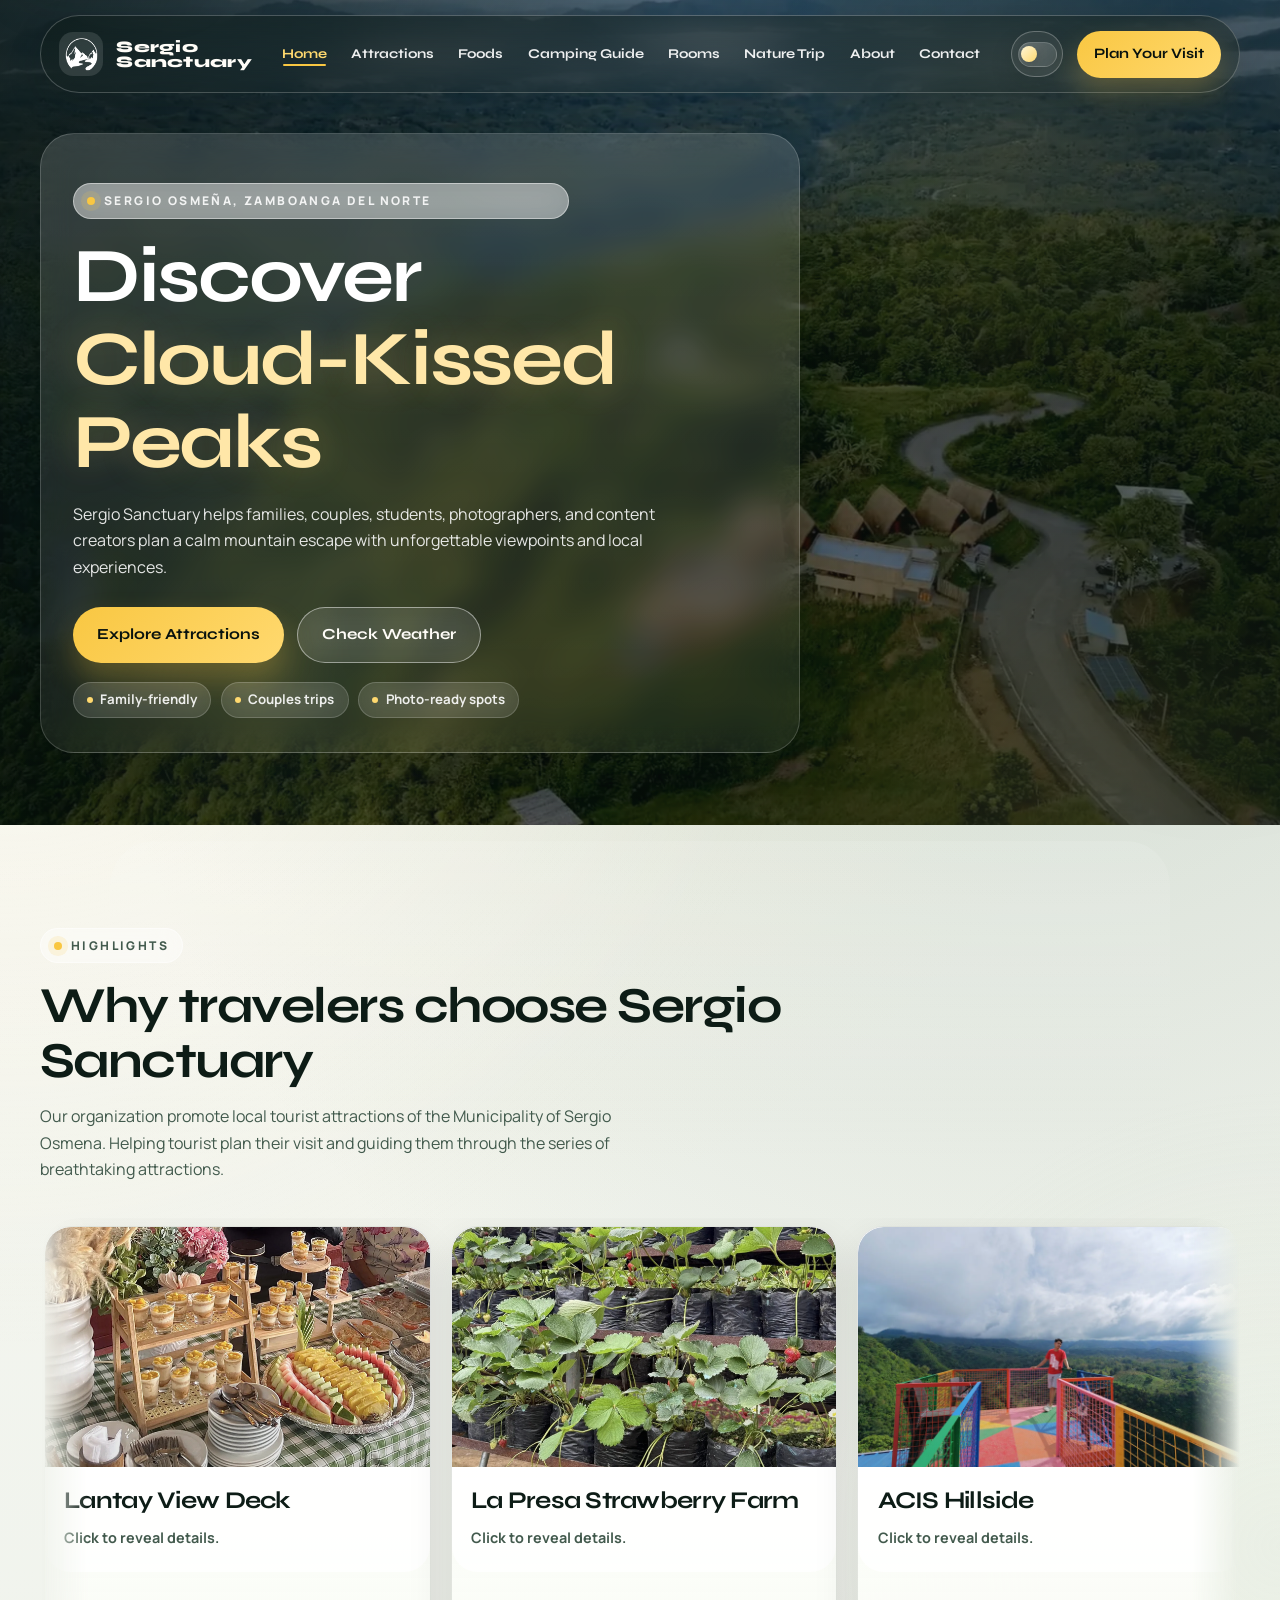
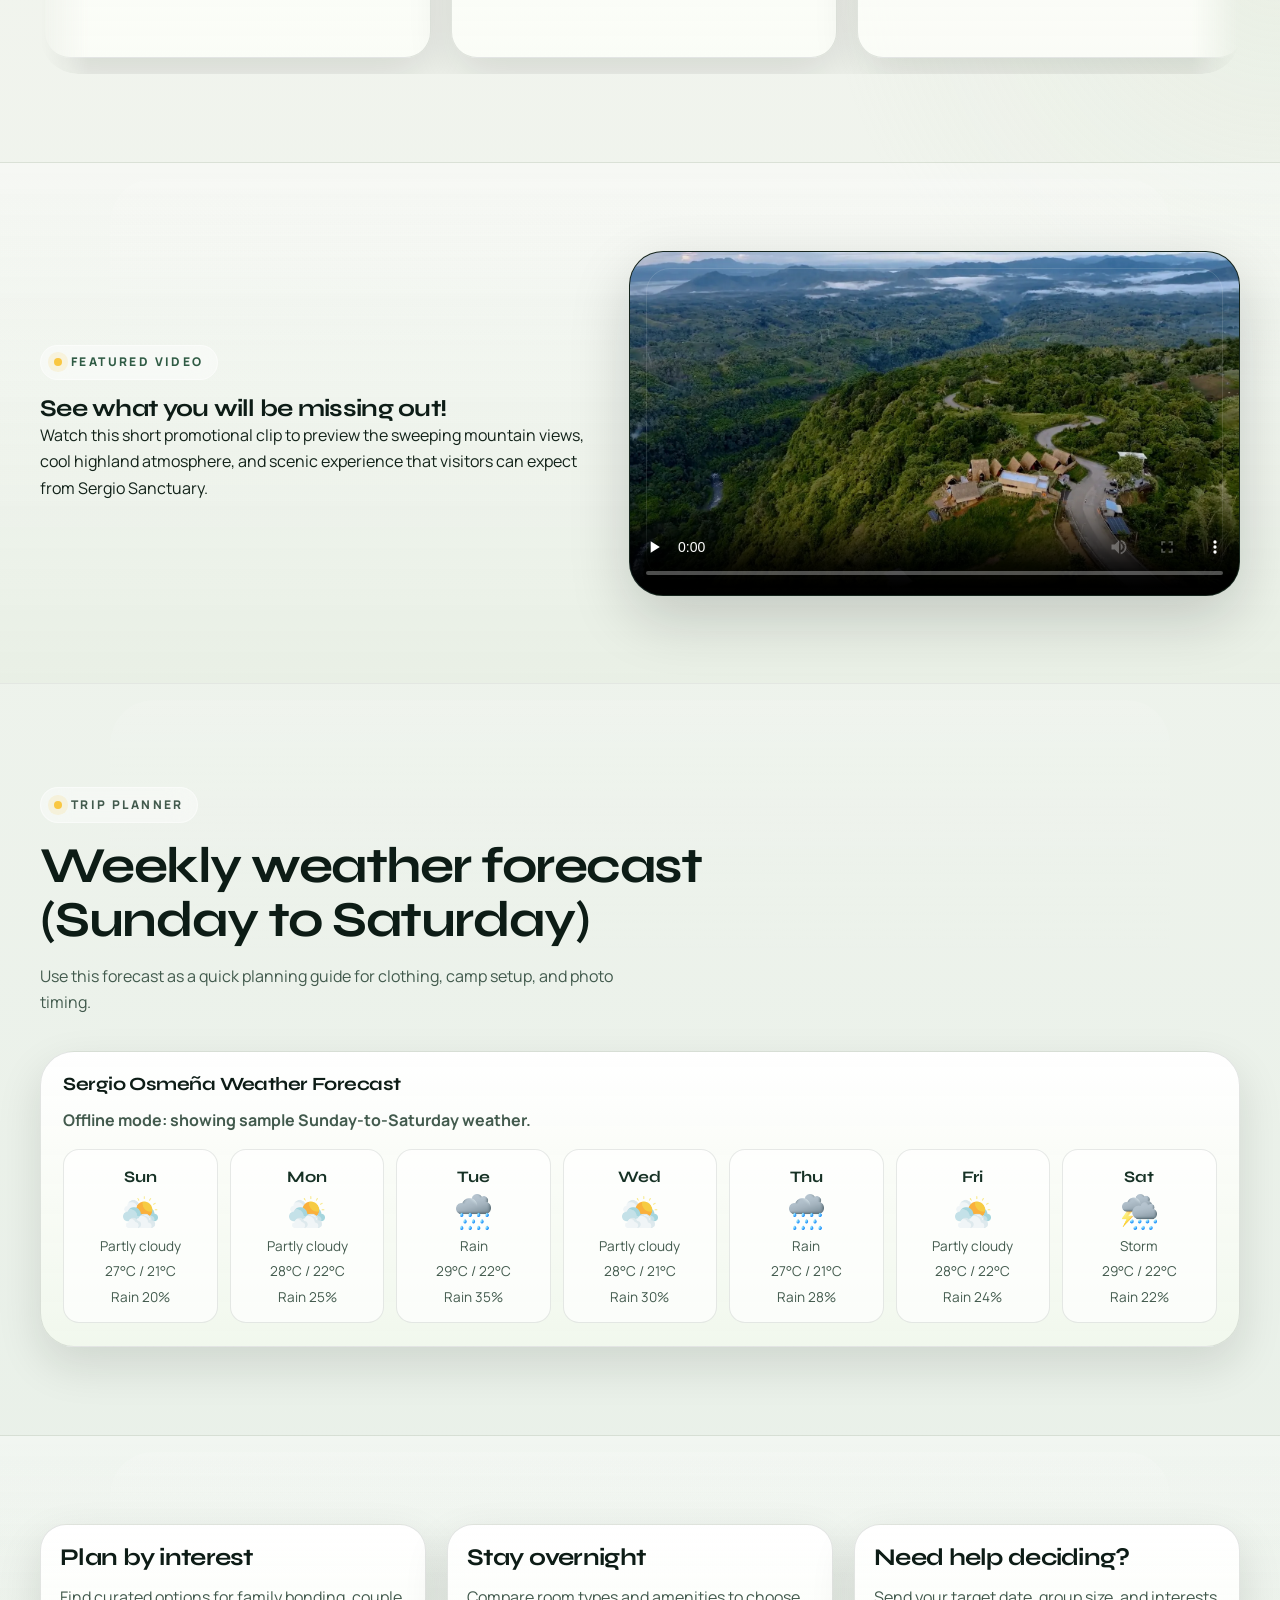
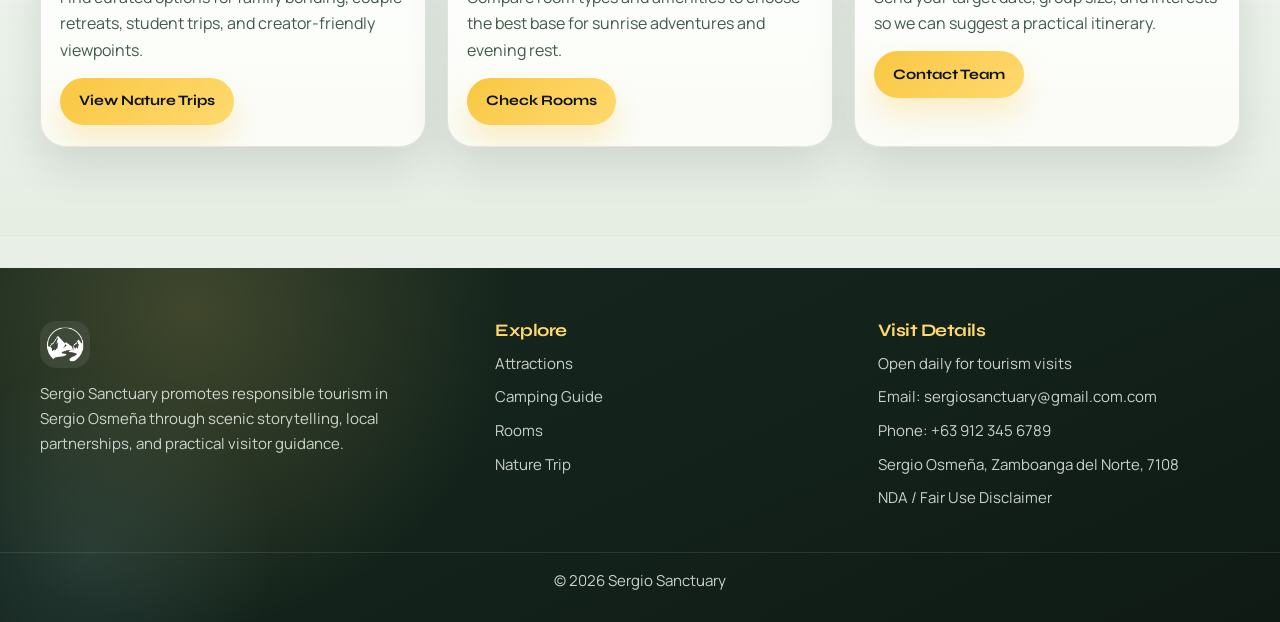
<file: index.html>
<!DOCTYPE html>
<html lang="en">
<head>
  <meta charset="UTF-8">
  <meta name="viewport" content="width=device-width, initial-scale=1.0">
  <meta name="description" content="Sergio Sanctuary is your tourism guide to Sergio Osmeña's scenic views, nature trips, accommodations, and travel planning.">
  <title>Sergio Sanctuary | Discover Sergio Osmeña</title>
  <script>
    (() => {
      try {
        const savedTheme = localStorage.getItem("sergio-sanctuary-theme");
        const preferredTheme = window.matchMedia("(prefers-color-scheme: dark)").matches ? "dark" : "light";
        const theme = savedTheme === "dark" || savedTheme === "light" ? savedTheme : preferredTheme;
        document.documentElement.dataset.theme = theme;
        document.documentElement.style.colorScheme = theme;
      } catch {}
    })();
  </script>
  <link rel="stylesheet" href="css/style.css">
    <link rel="icon" type="image/png" href="images/icons/logo-favicon-white.png">
</head>
<body>
  <a class="skip-link" href="#main-content">Skip to main content</a>

  <!-- Shared site header and navigation -->
  <header class="site-header">
    <div class="container nav-shell">
      <a class="brand" href="index.html" aria-label="Sergio Sanctuary Home">
        <img src="images/icons/logo.webp" alt="Sergio Sanctuary logo">
        <span>Sergio<br>Sanctuary</span>
      </a>
      <button class="menu-toggle" type="button" data-menu-toggle aria-expanded="false" aria-controls="site-menu">
        <span></span>
        <span></span>
        <span></span>
        <span class="sr-only">Toggle navigation menu</span>
      </button>
      <nav class="site-nav" id="site-menu" data-menu aria-label="Primary navigation">
        <a href="index.html" data-nav-link>Home</a>
        <a href="attractions.html" data-nav-link>Attractions</a>
        <a href="foods.html" data-nav-link>Foods</a>
        <a href="camping-guide.html" data-nav-link>Camping Guide</a>
        <a href="rooms.html" data-nav-link>Rooms</a>
        <a href="nature-trip.html" data-nav-link>Nature Trip</a>
        <a href="about.html" data-nav-link>About</a>
        <a href="contact.html" data-nav-link>Contact</a>
      </nav>
      <a class="btn btn--primary btn--small nav-cta" href="contact.html">Plan Your Visit</a>
    </div>
  </header>

  <main id="main-content">
    <!-- Hero with animated rotating headline -->
    <section class="hero hero--home">
      <video class="hero__video" autoplay muted loop playsinline preload="metadata" poster="images/backgrounds/thumbmail.webp" aria-hidden="true">
        <source src="videos/herobanner-optimized.mp4" type="video/mp4">
      </video>
      <div class="container">
        <div class="hero__content hero__intro" data-reveal="left">
          <p class="eyebrow">Sergio Osmeña, Zamboanga del Norte</p>
          <h1>
            Discover
            <span class="rotator" data-hero-rotator data-headlines="Cloud-Kissed Peaks|Sunrise Vistas|Nature-Filled Weekends">Cloud-Kissed Peaks</span>
          </h1>
          <p>
            Sergio Sanctuary helps families, couples, students, photographers, and content creators plan a calm mountain escape with unforgettable viewpoints and local experiences.
          </p>
          <div class="hero__actions">
            <a class="btn btn--primary" href="attractions.html">Explore Attractions</a>
            <a class="btn btn--ghost" href="#weather">Check Weather</a>
          </div>
          <div class="pill-row" aria-label="Travel audience tags">
            <span class="pill">Family-friendly</span>
            <span class="pill">Couples trips</span>
            <span class="pill">Photo-ready spots</span>
          </div>
        </div>
      </div>
    </section>

    <section class="section">
      <div class="container">
        <div class="section-head" data-reveal>
          <p class="eyebrow">Highlights</p>
          <h2>Why travelers choose Sergio Sanctuary</h2>
          <p>Our organization promote local tourist attractions of the Municipality of Sergio Osmena. Helping tourist plan their visit and guiding them through the series of breathtaking attractions.</p>
        </div>
        <div class="carousel attractions-carousel" data-attraction-carousel role="region" aria-label="Attractions carousel">
          <div class="carousel__viewport">
            <div class="carousel__track">
              <article class="card card--flip carousel__slide" data-reveal tabindex="0">
                <div class="card__flip">
                  <div class="card__face card__face--front">
                    <div class="card__media">
                      <img src="images/attractions/lantay_view1.webp" alt="Lantay View scenic mountain deck" loading="lazy">
                    </div>
                    <div class="card__body">
                      <h3 aria-hidden="true">Lantay View Deck</h3>
                      <p class="card__hint">Click to reveal details.</p>
                    </div>
                  </div>
                  <div class="card__face card__face--back">
                    <div class="card__body">
                      <h3>Lantay View Deck</h3>
                      <p>A wide-angle mountain panorama with breezy open-air viewpoints and prime sunrise visibility.</p>
                      <div class="card__meta">
                        <span>Best time: 5:30 AM</span>
                        <span>Photo hotspot</span>
                      </div>
                    </div>
                  </div>
                </div>
              </article>
              <article class="card card--flip carousel__slide" data-reveal tabindex="0">
                <div class="card__flip">
                  <div class="card__face card__face--front">
                    <div class="card__media">
                      <img src="images/attractions/la_presa_strawberryPlantation.webp" alt="La Presa strawberry plantation area" loading="lazy">
                    </div>
                    <div class="card__body">
                      <h3 aria-hidden="true">La Presa Strawberry Farm</h3>
                      <p class="card__hint">Click to reveal details.</p>
                    </div>
                  </div>
                  <div class="card__face card__face--back">
                    <div class="card__body">
                      <h3>La Presa Strawberry Farm</h3>
                      <p>Enjoy strawberry picking vibes, signature shakes, and countryside views perfect for family visits.</p>
                      <div class="card__meta">
                        <span>Family-friendly</span>
                        <span>Budget to premium</span>
                      </div>
                    </div>
                  </div>
                </div>
              </article>
              <article class="card card--flip carousel__slide" data-reveal tabindex="0">
                <div class="card__flip">
                  <div class="card__face card__face--front">
                    <div class="card__media">
                      <img src="images/attractions/acis_hillside1.webp" alt="ACIS Hillside scenic area and facilities" loading="lazy">
                    </div>
                    <div class="card__body">
                      <h3 aria-hidden="true">ACIS Hillside</h3>
                      <p class="card__hint">Click to reveal details.</p>
                    </div>
                  </div>
                  <div class="card__face card__face--back">
                    <div class="card__body">
                      <h3>ACIS Hillside</h3>
                      <p>Mountain-side space with relaxed sightseeing corners and casual stopover experiences.</p>
                      <div class="card__meta">
                        <span>Relaxation pick</span>
                        <span>Group-friendly</span>
                      </div>
                    </div>
                  </div>
                </div>
              </article>
              <article class="card card--flip carousel__slide" data-reveal tabindex="0">
                <div class="card__flip">
                  <div class="card__face card__face--front">
                    <div class="card__media">
                      <img src="images/attractions/nikas_ridge1.webp" alt="Nika's Ridge mountain viewpoint" loading="lazy">
                    </div>
                    <div class="card__body">
                      <h3 aria-hidden="true">Nika's Ridge</h3>
                      <p class="card__hint">Click to reveal details.</p>
                    </div>
                  </div>
                  <div class="card__face card__face--back">
                    <div class="card__body">
                      <h3>Nika's Ridge</h3>
                      <p>Open ridge-line views with dramatic mountain layers ideal for early-morning visits.</p>
                      <div class="card__meta">
                        <span>Scenic stop</span>
                        <span>Photo-ready</span>
                      </div>
                    </div>
                  </div>
                </div>
              </article>
              <article class="card card--flip carousel__slide" data-reveal tabindex="0">
                <div class="card__flip">
                  <div class="card__face card__face--front">
                    <div class="card__media">
                      <img src="images/attractions/lantay_view2.webp" alt="Lantay View mountain overlook" loading="lazy">
                    </div>
                    <div class="card__body">
                      <h3 aria-hidden="true">Lantay View Overlook</h3>
                      <p class="card__hint">Click to reveal details.</p>
                    </div>
                  </div>
                  <div class="card__face card__face--back">
                    <div class="card__body">
                      <h3>Lantay View Overlook</h3>
                      <p>Elevated view deck with broad mountain layers and calm weather atmosphere.</p>
                      <div class="card__meta">
                        <span>Highland view</span>
                        <span>Family-friendly</span>
                      </div>
                    </div>
                  </div>
                </div>
              </article>
              <article class="card card--flip carousel__slide" data-reveal tabindex="0">
                <div class="card__flip">
                  <div class="card__face card__face--front">
                    <div class="card__media">
                      <img src="images/attractions/la_presa3.webp" alt="La Presa highland attraction with scenic surroundings" loading="lazy">
                    </div>
                    <div class="card__body">
                      <h3 aria-hidden="true">La Presa View Loop</h3>
                      <p class="card__hint">Click to reveal details.</p>
                    </div>
                  </div>
                  <div class="card__face card__face--back">
                    <div class="card__body">
                      <h3>La Presa View Loop</h3>
                      <p>Scenic farm-to-viewpoint stretch with relaxing countryside surroundings.</p>
                      <div class="card__meta">
                        <span>Scenic route</span>
                        <span>Couple-friendly</span>
                      </div>
                    </div>
                  </div>
                </div>
              </article>
              <article class="card card--flip carousel__slide" data-reveal tabindex="0">
                <div class="card__flip">
                  <div class="card__face card__face--front">
                    <div class="card__media">
                      <img src="images/attractions/hillsite2.webp" alt="Hillsite panorama overlooking Sergio Osmeña" loading="lazy">
                    </div>
                    <div class="card__body">
                      <h3 aria-hidden="true">Hillsite Panorama</h3>
                      <p class="card__hint">Click to reveal details.</p>
                    </div>
                  </div>
                  <div class="card__face card__face--back">
                    <div class="card__body">
                      <h3>Hillsite Panorama</h3>
                      <p>Wide scenic exposure with clean horizons for daytime sightseeing and framing shots.</p>
                      <div class="card__meta">
                        <span>Panoramic view</span>
                        <span>Sunset option</span>
                      </div>
                    </div>
                  </div>
                </div>
              </article>
              <article class="card card--flip carousel__slide" data-reveal tabindex="0">
                <div class="card__flip">
                  <div class="card__face card__face--front">
                    <div class="card__media">
                      <img src="images/attractions/hillsite3.webp" alt="Hillsite scenic highland area" loading="lazy">
                    </div>
                    <div class="card__body">
                      <h3 aria-hidden="true">Hillsite Scenic Zone</h3>
                      <p class="card__hint">Click to reveal details.</p>
                    </div>
                  </div>
                  <div class="card__face card__face--back">
                    <div class="card__body">
                      <h3>Hillsite Scenic Zone</h3>
                      <p>Highland atmosphere with cool weather and open-air scenery for restful trip pacing.</p>
                      <div class="card__meta">
                        <span>Calm stop</span>
                        <span>All-day visit</span>
                      </div>
                    </div>
                  </div>
                </div>
              </article>
              <article class="card card--flip carousel__slide" data-reveal tabindex="0">
                <div class="card__flip">
                  <div class="card__face card__face--front">
                    <div class="card__media">
                      <img src="images/attractions/hillsite1.webp" alt="Hillsite scenic deck with open mountain backdrop" loading="lazy">
                    </div>
                    <div class="card__body">
                      <h3 aria-hidden="true">Hillsite Cloud Deck</h3>
                      <p class="card__hint">Click to reveal details.</p>
                    </div>
                  </div>
                  <div class="card__face card__face--back">
                    <div class="card__body">
                      <h3>Hillsite Cloud Deck</h3>
                      <p>Scenic stop known for airy atmosphere and open view framing during clear mornings.</p>
                      <div class="card__meta">
                        <span>Scenic stop</span>
                        <span>Morning best</span>
                      </div>
                    </div>
                  </div>
                </div>
              </article>
              <article class="card card--flip carousel__slide" data-reveal tabindex="0">
                <div class="card__flip">
                  <div class="card__face card__face--front">
                    <div class="card__media">
                      <img src="images/attractions/acis_hillside3.webp" alt="ACIS Hillside scenic landscape angle" loading="lazy">
                    </div>
                    <div class="card__body">
                      <h3 aria-hidden="true">ACIS Hillside Scenic Point</h3>
                      <p class="card__hint">Click to reveal details.</p>
                    </div>
                  </div>
                  <div class="card__face card__face--back">
                    <div class="card__body">
                      <h3>ACIS Hillside Scenic Point</h3>
                      <p>Relaxed attraction with open skies and layered ridges ideal for landscape captures.</p>
                      <div class="card__meta">
                        <span>Landscape view</span>
                        <span>Creator-friendly</span>
                      </div>
                    </div>
                  </div>
                </div>
              </article>
            </div>
          </div>
        </div>
      </div>
    </section>

    <section class="section section--alt">
      <div class="container">
        <div class="video-layout">
          <div data-reveal>
            <p class="eyebrow">Featured Video</p>
            <h2>See what you will be missing out!</h2>
            <p>Watch this short promotional clip to preview the sweeping mountain views, cool highland atmosphere, and scenic experience that visitors can expect from Sergio Sanctuary.</p>
          </div>
          <div class="video-frame" data-reveal>
          <video controls preload="none" poster="images/backgrounds/thumbmail.webp">
            <source src="videos/viewpoint.mp4" type="video/mp4">
              Your browser does not support the video tag.
            </video>
          </div>
        </div>
      </div>
    </section>

    <!-- Weather widget with online API + offline fallback -->
    <section class="section" id="weather">
      <div class="container">
        <div class="section-head" data-reveal>
          <p class="eyebrow">Trip Planner</p>
          <h2>Weekly weather forecast (Sunday to Saturday)</h2>
          <p>Use this forecast as a quick planning guide for clothing, camp setup, and photo timing.</p>
        </div>
        <section class="weather-panel" id="weather-widget" data-lat="9.95" data-lon="123.40" aria-label="Weather forecast for Sergio Osmeña">
          <div class="weather-header">
            <h3>Sergio Osmeña Weather Forecast</h3>
          </div>
          <p class="weather-status" aria-live="polite">Preparing weather data...</p>
          <div class="weather-grid"></div>
        </section>
      </div>
    </section>

    <section class="section section--alt">
      <div class="container">
        <div class="grid-3">
          <article class="card" data-reveal>
            <div class="card__body">
              <h3>Plan by interest</h3>
              <p>Find curated options for family bonding, couple retreats, student trips, and creator-friendly viewpoints.</p>
              <a class="btn btn--primary btn--small" href="nature-trip.html">View Nature Trips</a>
            </div>
          </article>
          <article class="card" data-reveal>
            <div class="card__body">
              <h3>Stay overnight</h3>
              <p>Compare room types and amenities to choose the best base for sunrise adventures and evening rest.</p>
              <a class="btn btn--primary btn--small" href="rooms.html">Check Rooms</a>
            </div>
          </article>
          <article class="card" data-reveal>
            <div class="card__body">
              <h3>Need help deciding?</h3>
              <p>Send your target date, group size, and interests so we can suggest a practical itinerary.<br></p>
              <a class="btn btn--primary btn--small" href="contact.html">Contact Team</a>
            </div>
          </article>
        </div>
      </div>
    </section>
  </main>

  <!-- Shared footer -->
  <footer class="site-footer">
    <div class="container footer-grid">
      <section class="footer-brand">
        <img src="images/icons/logo.webp" alt="Sergio Sanctuary emblem">
        <p>Sergio Sanctuary promotes responsible tourism in Sergio Osmeña through scenic storytelling, local partnerships, and practical visitor guidance.</p>
      </section>
      <section>
        <h3>Explore</h3>
        <ul>
          <li><a href="attractions.html">Attractions</a></li>
          <li><a href="camping-guide.html">Camping Guide</a></li>
          <li><a href="rooms.html">Rooms</a></li>
          <li><a href="nature-trip.html">Nature Trip</a></li>
        </ul>
      </section>
      <section>
        <h3>Visit Details</h3>
        <ul>
          <li>Open daily for tourism visits</li>
          <li>Email: sergiosanctuary@gmail.com.com</li>
          <li>Phone: +63 912 345 6789</li>
          <li>Sergio Osmeña, Zamboanga del Norte, 7108</li>
          <li><a href="nda.html">NDA / Fair Use Disclaimer</a></li>
        </ul>
      </section>
    </div>
    <div class="footer-bottom">
      <p>&copy; 2026 Sergio Sanctuary</p>
    </div>
  </footer>

  <div class="lightbox" id="lightbox-modal" aria-hidden="true" role="dialog" aria-modal="true" aria-label="Image preview modal">
    <button class="lightbox__close" type="button" data-lightbox-close>Close</button>
    <img id="lightbox-image" alt="">
  </div>

  <script src="js/script.js"></script>
</body>
</html>
</file>
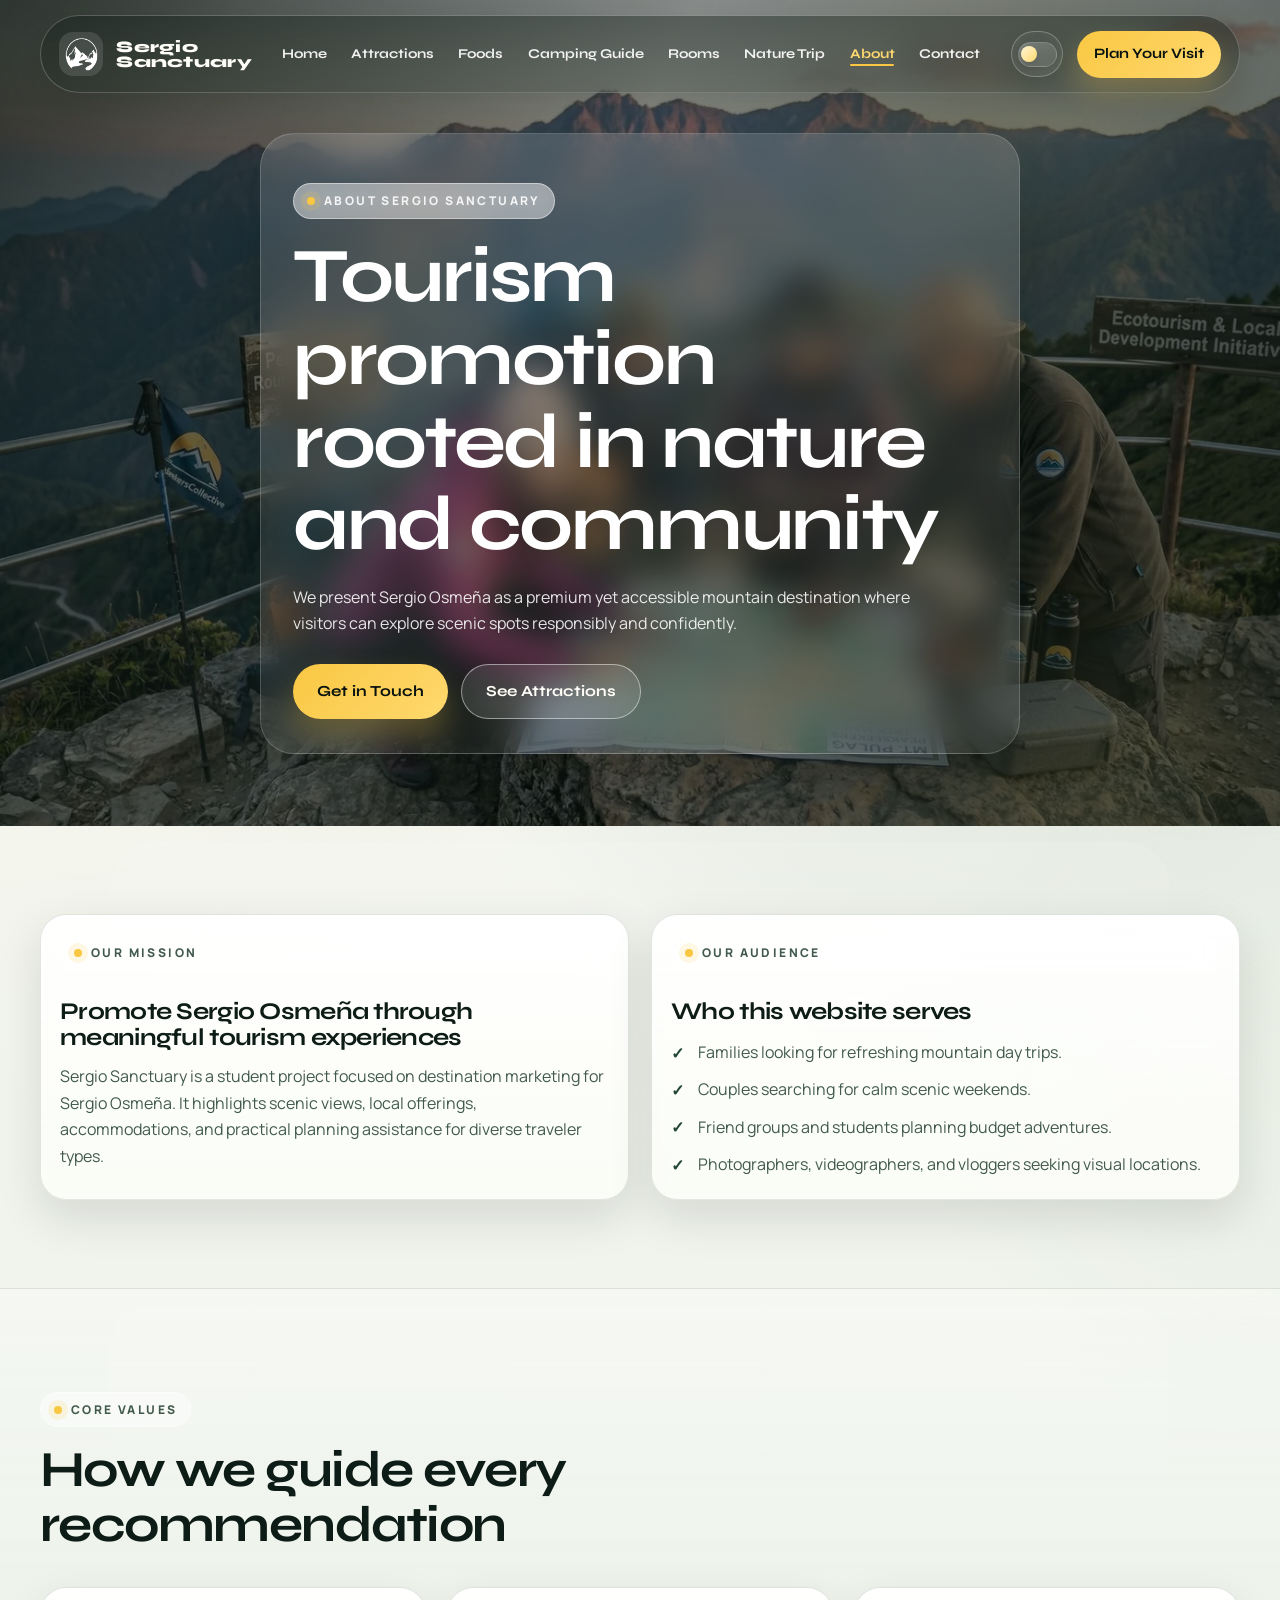
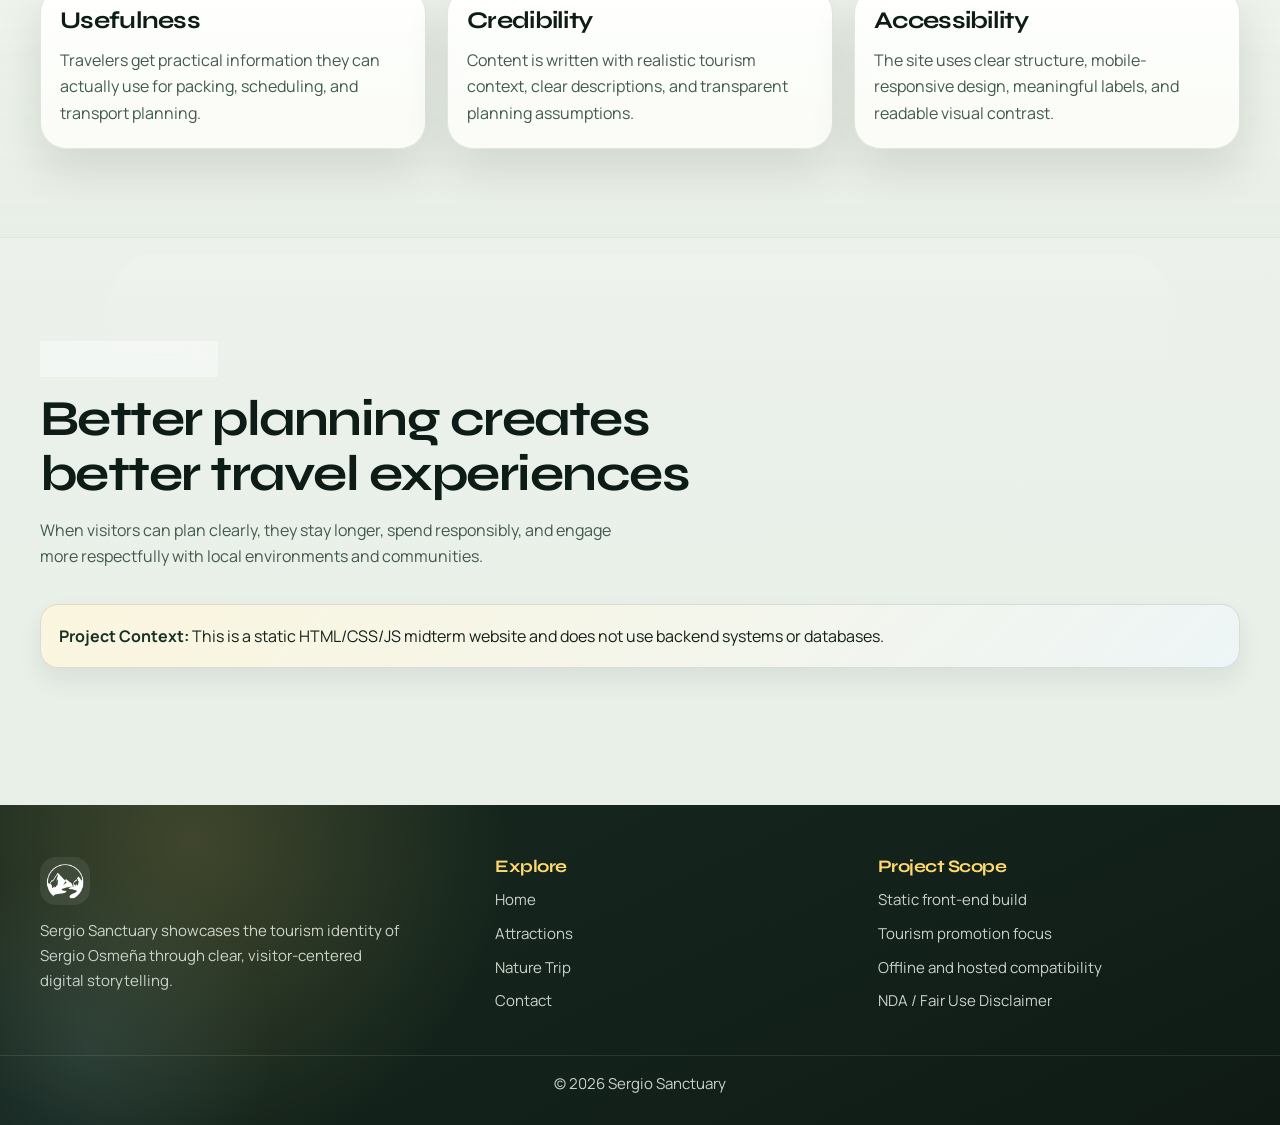
<file: about.html>
<!DOCTYPE html>
<html lang="en">
<head>
  <meta charset="UTF-8">
  <meta name="viewport" content="width=device-width, initial-scale=1.0">
  <meta name="description" content="Learn about Sergio Sanctuary's mission to promote tourism in Sergio Osmeña through nature storytelling, local partnerships, and visitor planning support.">
  <title>Sergio Sanctuary | About Us</title>
  <script>
    (() => {
      try {
        const savedTheme = localStorage.getItem("sergio-sanctuary-theme");
        const preferredTheme = window.matchMedia("(prefers-color-scheme: dark)").matches ? "dark" : "light";
        const theme = savedTheme === "dark" || savedTheme === "light" ? savedTheme : preferredTheme;
        document.documentElement.dataset.theme = theme;
        document.documentElement.style.colorScheme = theme;
      } catch {}
    })();
  </script>
  <link rel="stylesheet" href="css/style.css">
    <link rel="icon" type="image/png" href="images/icons/logo-favicon-white.png">
</head>
<body>
  <a class="skip-link" href="#main-content">Skip to main content</a>

  <header class="site-header">
    <div class="container nav-shell">
      <a class="brand" href="index.html" aria-label="Sergio Sanctuary Home">
        <img src="images/icons/logo.webp" alt="Sergio Sanctuary logo">
        <span>Sergio<br>Sanctuary</span>
      </a>
      <button class="menu-toggle" type="button" data-menu-toggle aria-expanded="false" aria-controls="site-menu">
        <span></span>
        <span></span>
        <span></span>
        <span class="sr-only">Toggle navigation menu</span>
      </button>
      <nav class="site-nav" id="site-menu" data-menu aria-label="Primary navigation">
        <a href="index.html" data-nav-link>Home</a>
        <a href="attractions.html" data-nav-link>Attractions</a>
        <a href="foods.html" data-nav-link>Foods</a>
        <a href="camping-guide.html" data-nav-link>Camping Guide</a>
        <a href="rooms.html" data-nav-link>Rooms</a>
        <a href="nature-trip.html" data-nav-link>Nature Trip</a>
        <a href="about.html" data-nav-link>About</a>
        <a href="contact.html" data-nav-link>Contact</a>
      </nav>
      <a class="btn btn--primary btn--small nav-cta" href="contact.html">Plan Your Visit</a>
    </div>
  </header>

  <main id="main-content">
    <section class="hero hero--about">
      <div class="container hero__content" data-reveal>
        <p class="eyebrow">About Sergio Sanctuary</p>
        <h1>Tourism promotion rooted in nature and community</h1>
        <p>We present Sergio Osmeña as a premium yet accessible mountain destination where visitors can explore scenic spots responsibly and confidently.</p>
        <div class="hero__actions">
          <a class="btn btn--primary" href="contact.html">Get in Touch</a>
          <a class="btn btn--ghost" href="attractions.html">See Attractions</a>
        </div>
      </div>
    </section>

    <section class="section">
      <div class="container">
        <div class="grid-2">
          <article class="card" data-reveal>
            <div class="card__body">
              <p class="eyebrow">Our Mission</p>
              <h2>Promote Sergio Osmeña through meaningful tourism experiences</h2>
              <p>
                Sergio Sanctuary is a student project focused on destination marketing for Sergio Osmeña. It highlights scenic views, local offerings, accommodations, and practical planning assistance for diverse traveler types.
              </p>
            </div>
          </article>
          <article class="card" data-reveal>
            <div class="card__body">
              <p class="eyebrow">Our Audience</p>
              <h3>Who this website serves</h3>
              <ul class="list-check">
                <li>Families looking for refreshing mountain day trips.</li>
                <li>Couples searching for calm scenic weekends.</li>
                <li>Friend groups and students planning budget adventures.</li>
                <li>Photographers, videographers, and vloggers seeking visual locations.</li>
              </ul>
            </div>
          </article>
        </div>
      </div>
    </section>

    <section class="section section--alt">
      <div class="container">
        <div class="section-head" data-reveal>
          <p class="eyebrow">Core Values</p>
          <h2>How we guide every recommendation</h2>
        </div>
        <div class="grid-3">
          <article class="card" data-reveal>
            <div class="card__body">
              <h3>Usefulness</h3>
              <p>Travelers get practical information they can actually use for packing, scheduling, and transport planning.</p>
            </div>
          </article>
          <article class="card" data-reveal>
            <div class="card__body">
              <h3>Credibility</h3>
              <p>Content is written with realistic tourism context, clear descriptions, and transparent planning assumptions.</p>
            </div>
          </article>
          <article class="card" data-reveal>
            <div class="card__body">
              <h3>Accessibility</h3>
              <p>The site uses clear structure, mobile-responsive design, meaningful labels, and readable visual contrast.</p>
            </div>
          </article>
        </div>
      </div>
    </section>

    <section class="section">
      <div class="container">
        <div class="section-head" data-reveal>
          <p class="eyebrow">Why It Matters</p>
          <h2>Better planning creates better travel experiences</h2>
          <p>When visitors can plan clearly, they stay longer, spend responsibly, and engage more respectfully with local environments and communities.</p>
        </div>
        <div class="info-strip" data-reveal>
          <strong>Project Context:</strong> This is a static HTML/CSS/JS midterm website and does not use backend systems or databases.
        </div>
      </div>
    </section>
  </main>

  <footer class="site-footer">
    <div class="container footer-grid">
      <section class="footer-brand">
        <img src="images/icons/logo.webp" alt="Sergio Sanctuary emblem">
        <p>Sergio Sanctuary showcases the tourism identity of Sergio Osmeña through clear, visitor-centered digital storytelling.</p>
      </section>
      <section>
        <h3>Explore</h3>
        <ul>
          <li><a href="index.html">Home</a></li>
          <li><a href="attractions.html">Attractions</a></li>
          <li><a href="nature-trip.html">Nature Trip</a></li>
          <li><a href="contact.html">Contact</a></li>
        </ul>
      </section>
      <section>
        <h3>Project Scope</h3>
        <ul>
          <li>Static front-end build</li>
          <li>Tourism promotion focus</li>
          <li>Offline and hosted compatibility</li>
          <li><a href="nda.html">NDA / Fair Use Disclaimer</a></li>
        </ul>
      </section>
    </div>
    <div class="footer-bottom">
      <p>&copy; 2026 Sergio Sanctuary</p>
    </div>
  </footer>

  <div class="lightbox" id="lightbox-modal" aria-hidden="true" role="dialog" aria-modal="true" aria-label="Image preview modal">
    <button class="lightbox__close" type="button" data-lightbox-close>Close</button>
    <img id="lightbox-image" alt="">
  </div>

  <script src="js/script.js"></script>
</body>
</html>
</file>
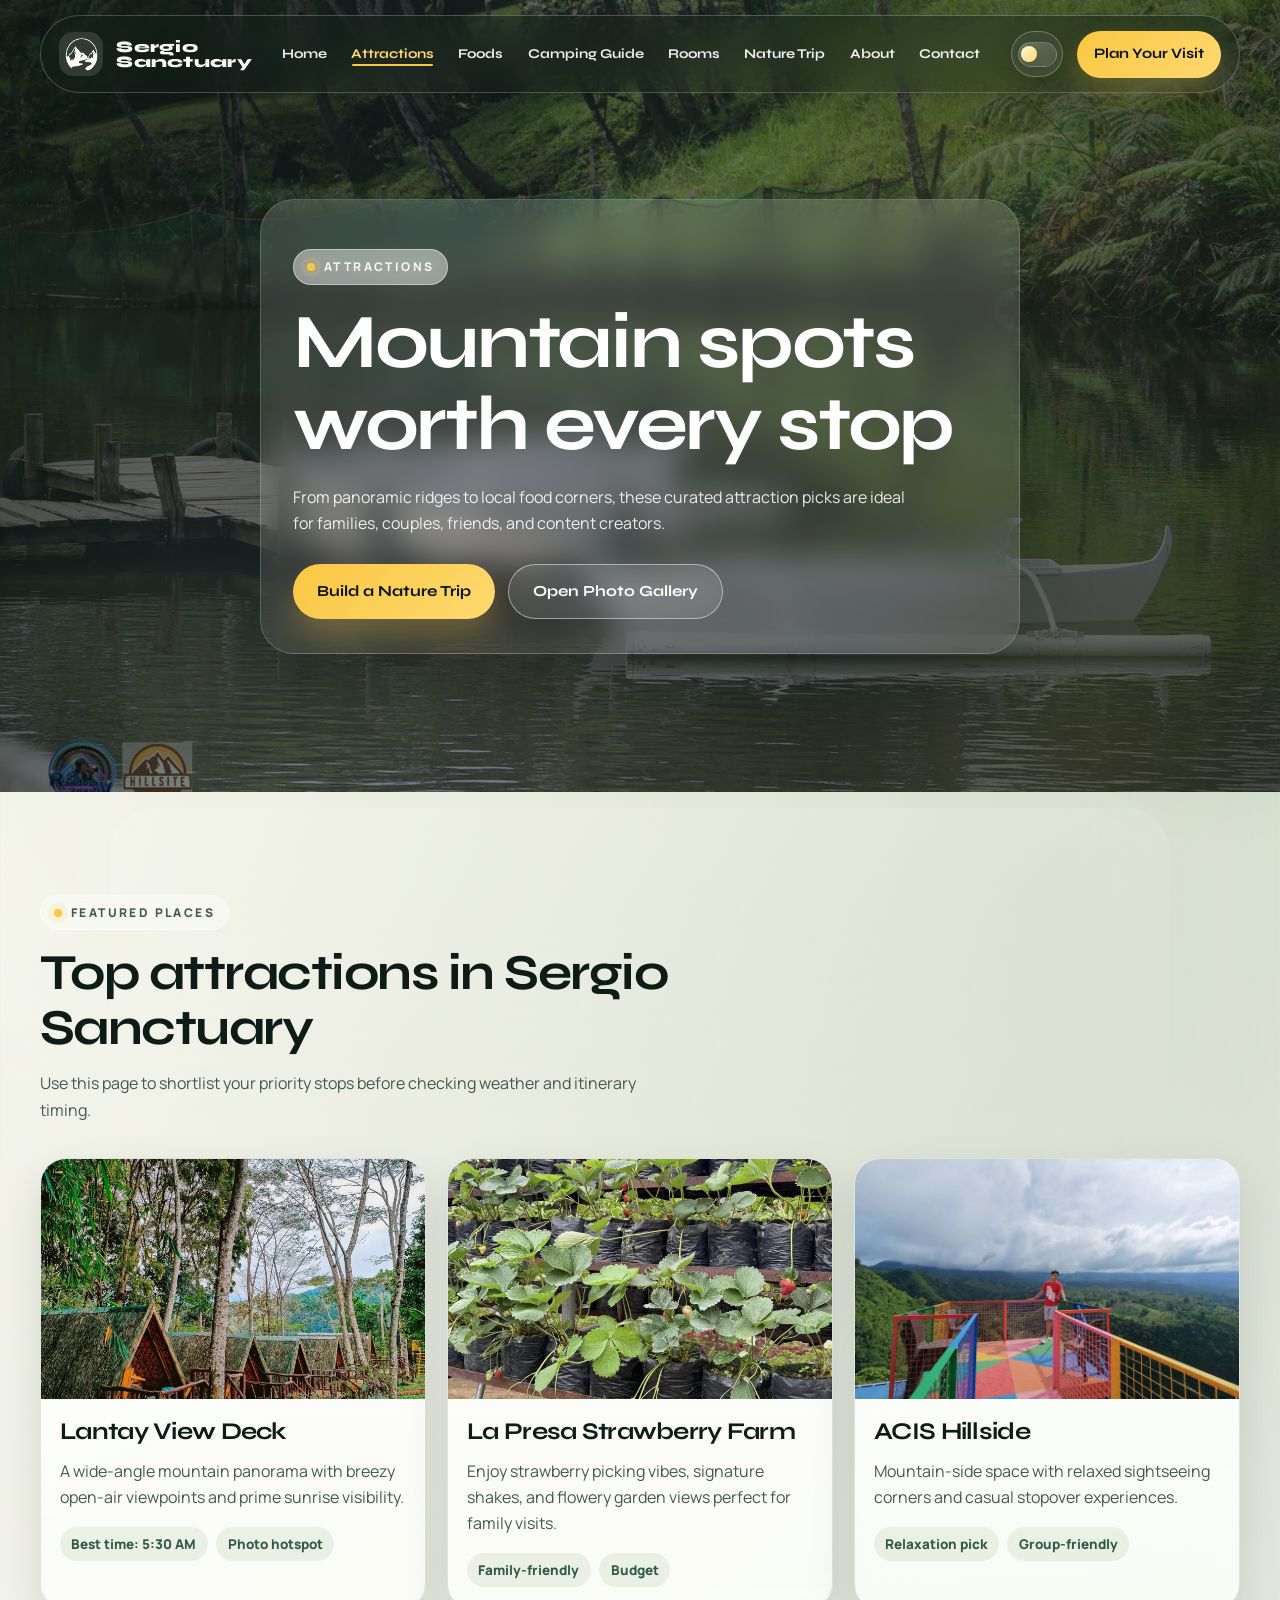
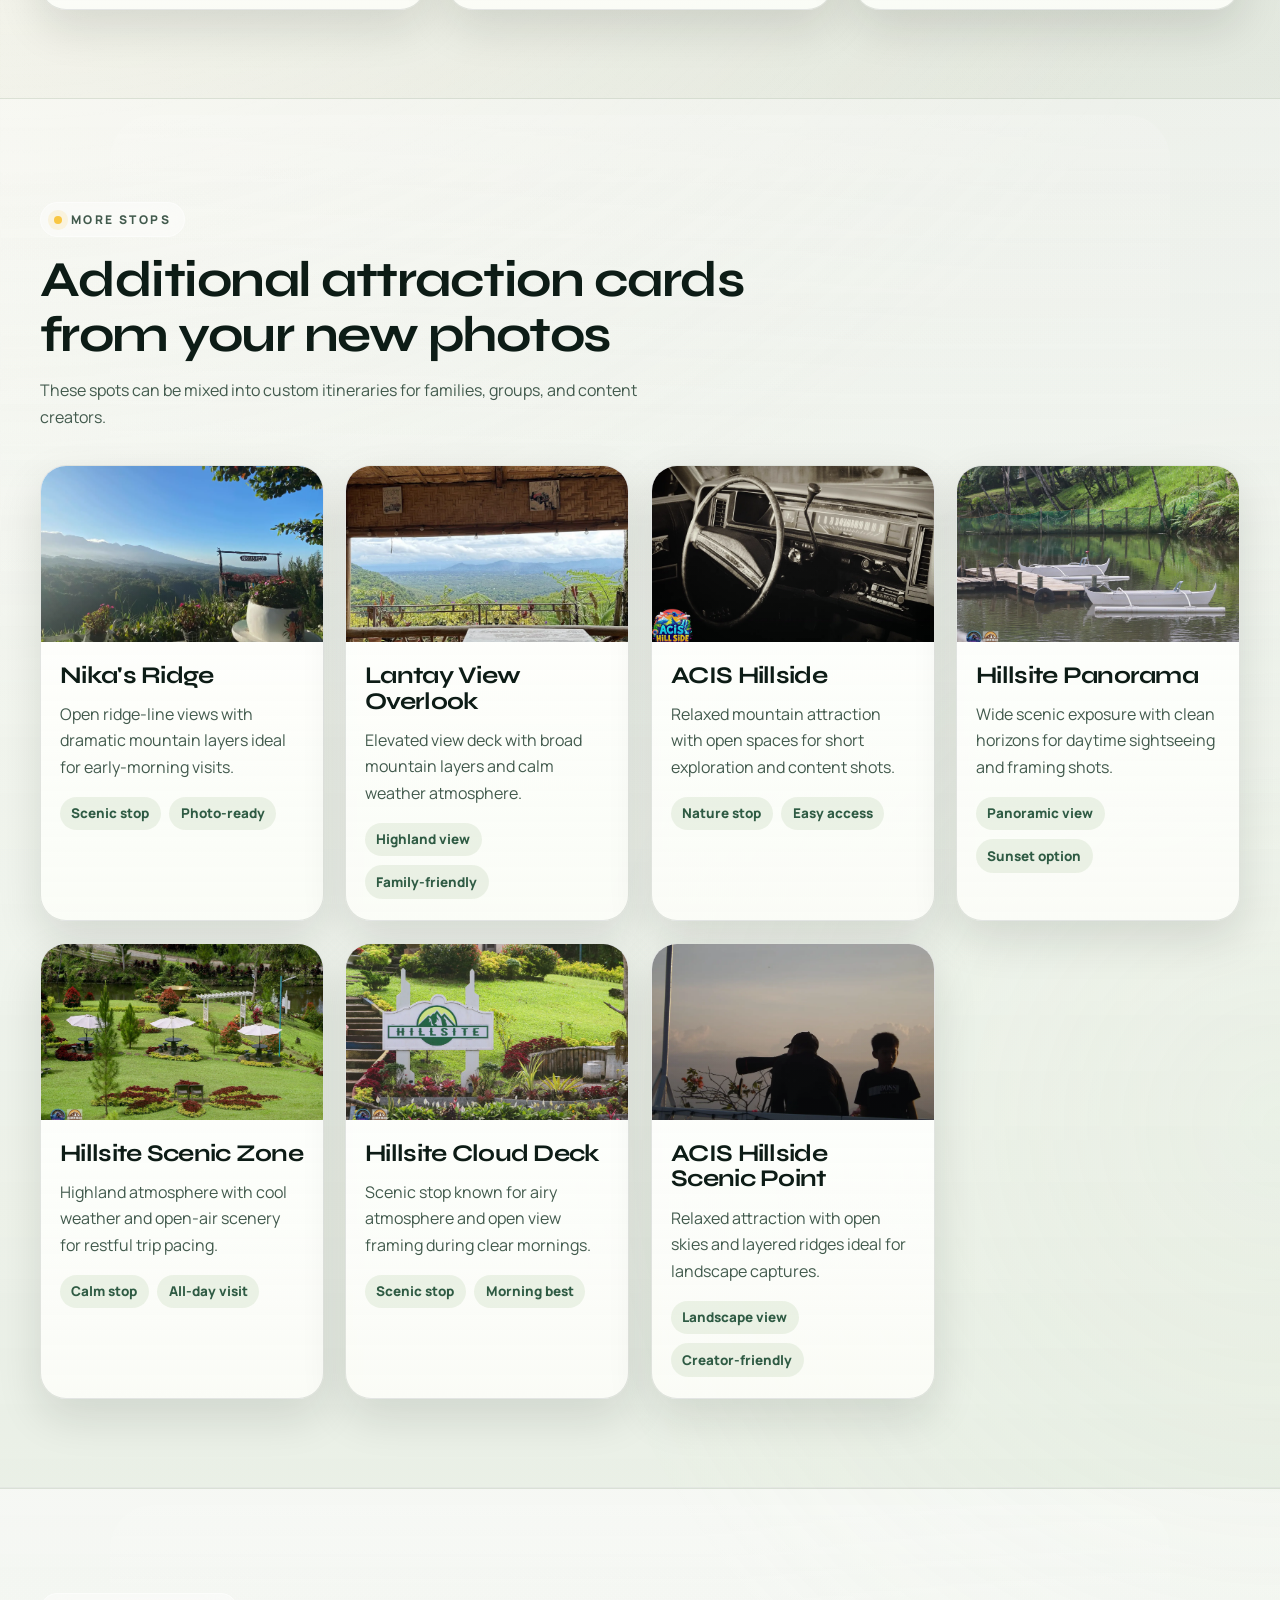
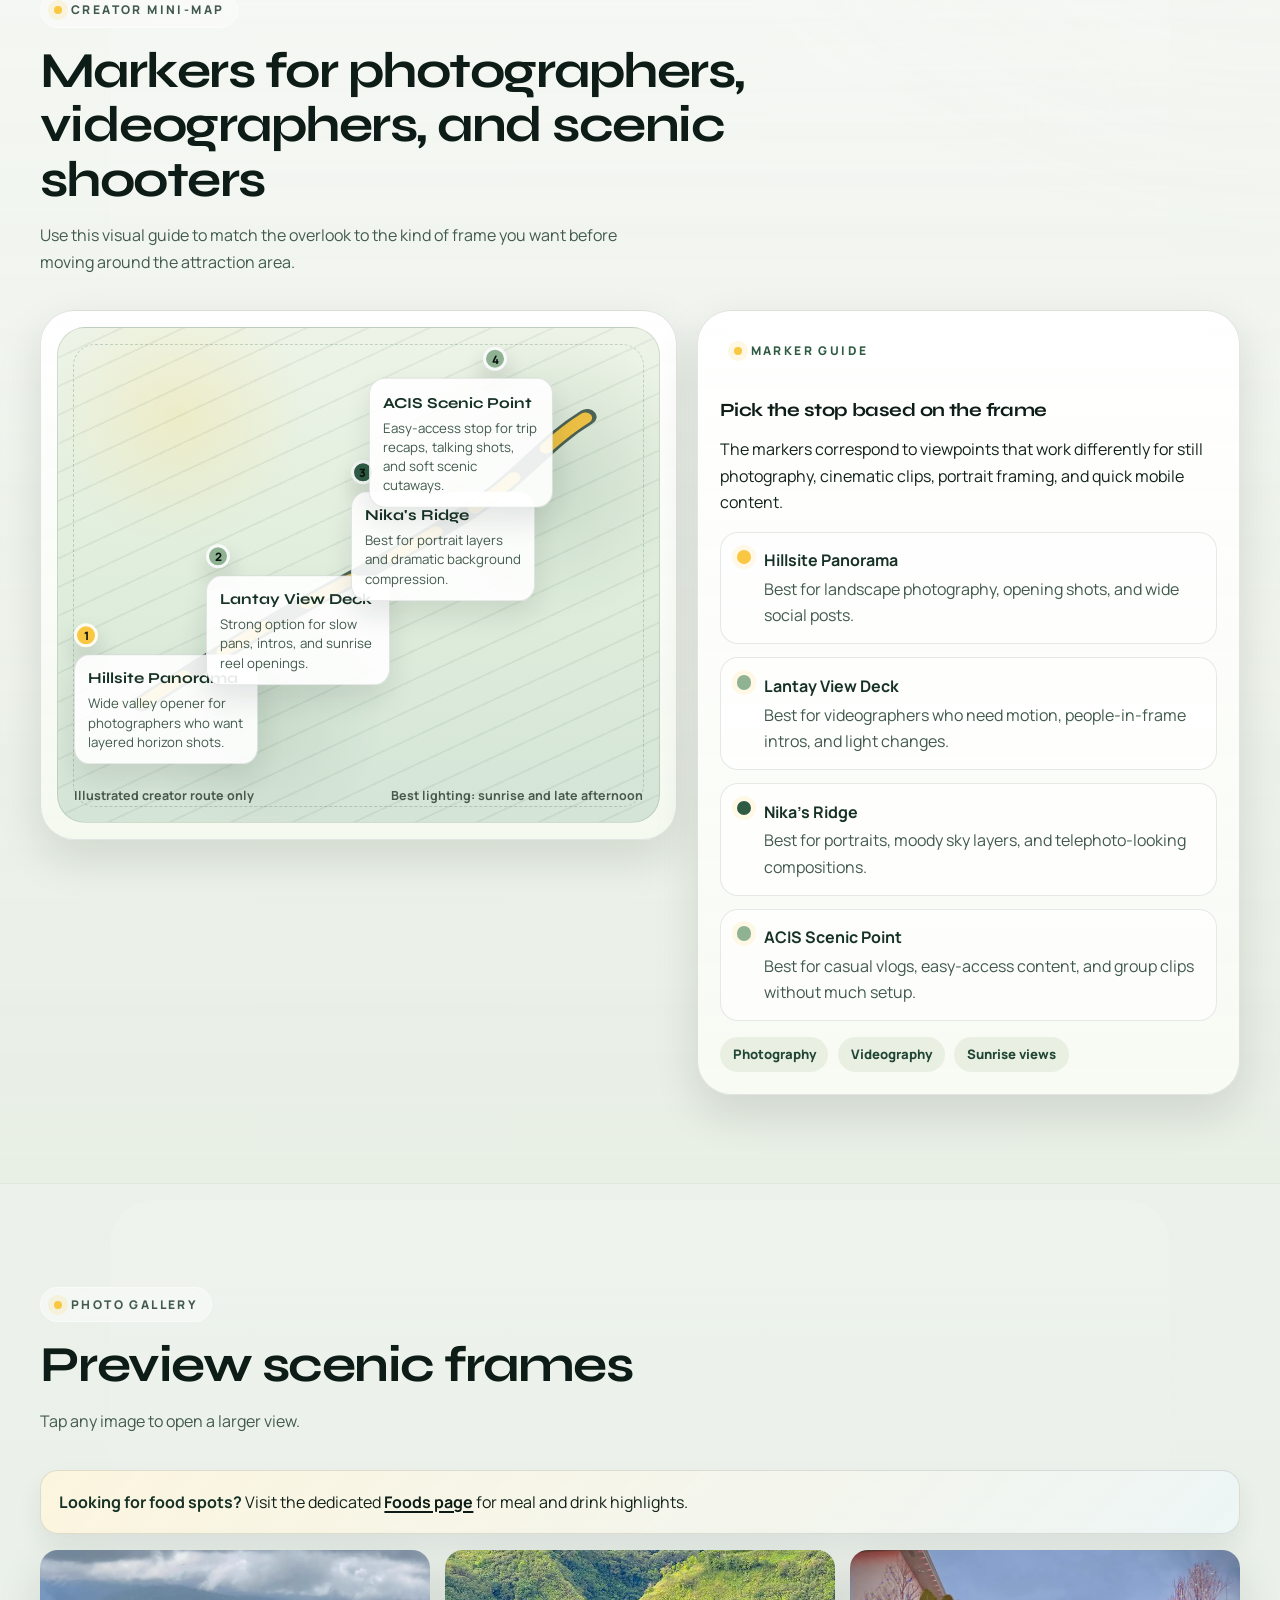
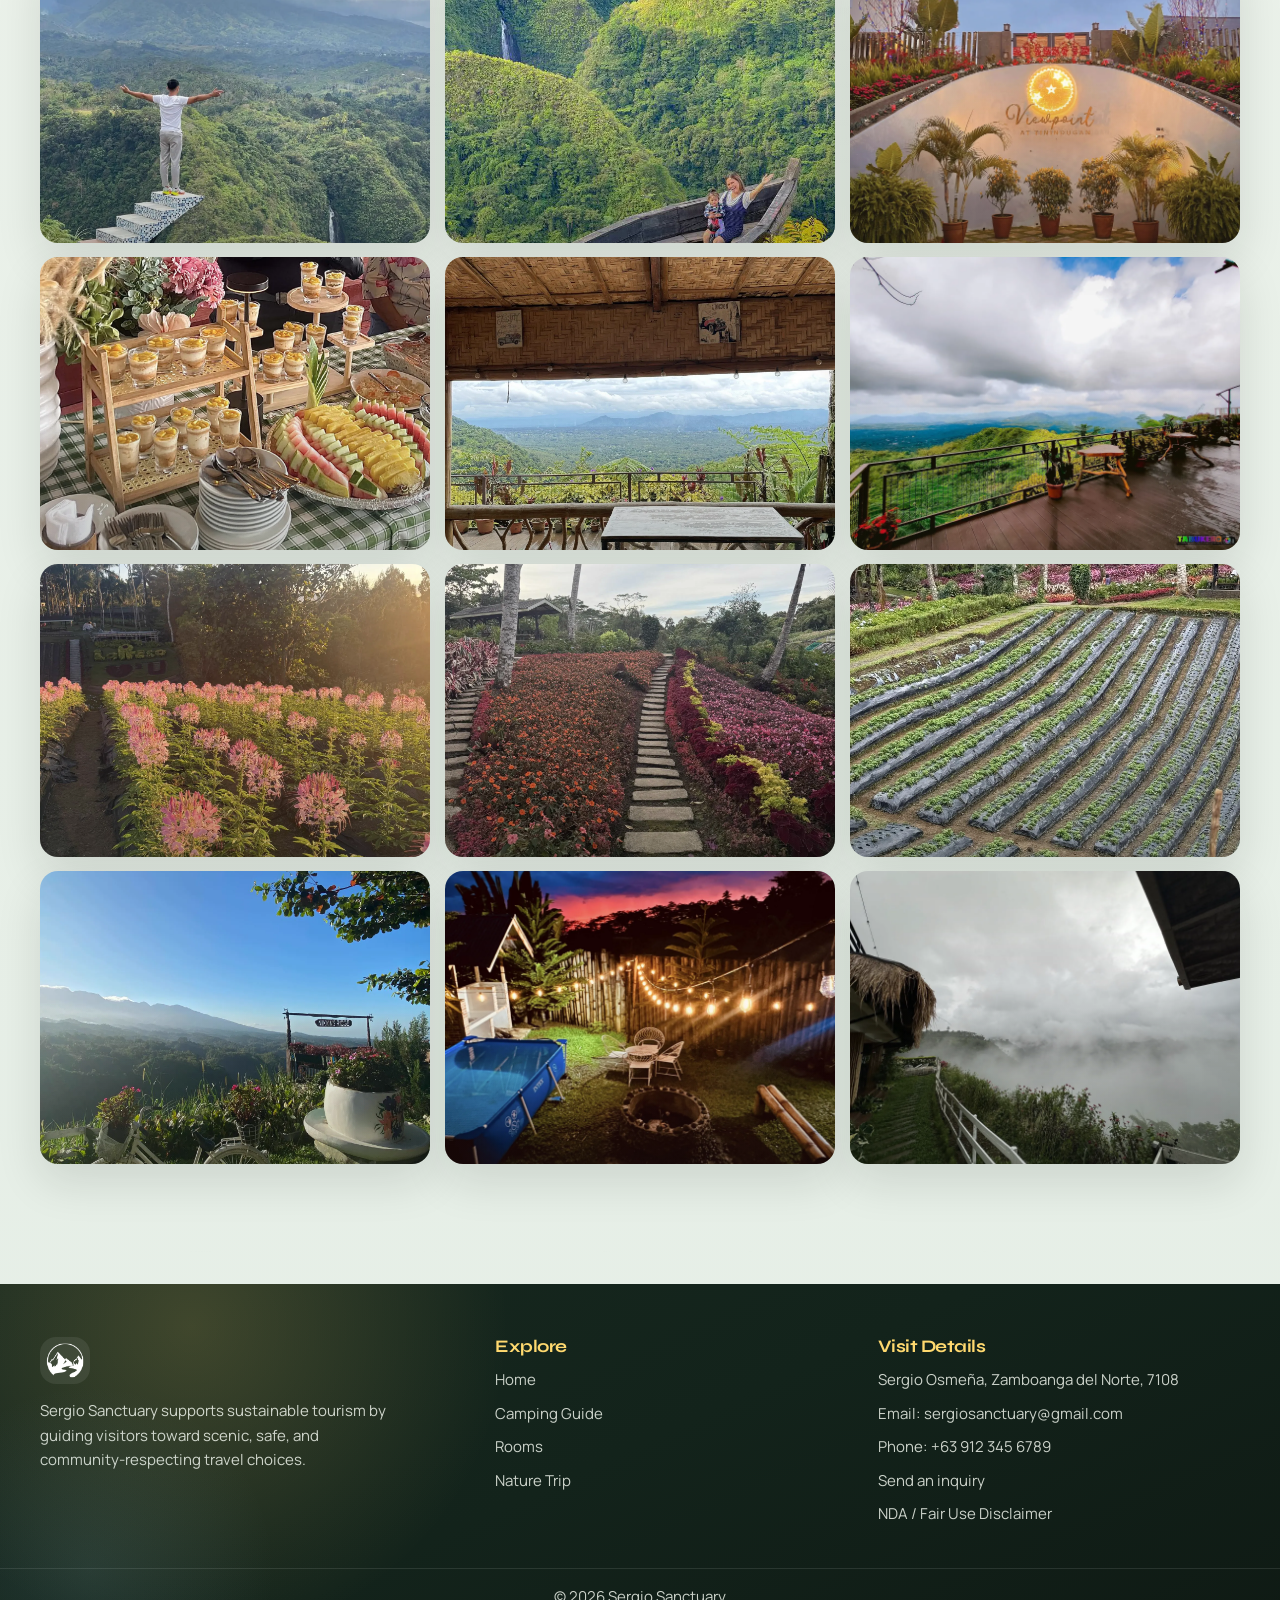
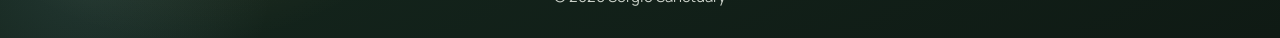
<file: attractions.html>
<!DOCTYPE html>
<html lang="en">
<head>
  <meta charset="UTF-8">
  <meta name="viewport" content="width=device-width, initial-scale=1.0">
  <meta name="description" content="Discover top attractions in Sergio Osmeña including scenic viewpoints, food stops, wellness corners, and photo-ready mountain spots.">
  <title>Sergio Sanctuary | Attractions</title>
  <script>
    (() => {
      try {
        const savedTheme = localStorage.getItem("sergio-sanctuary-theme");
        const preferredTheme = window.matchMedia("(prefers-color-scheme: dark)").matches ? "dark" : "light";
        const theme = savedTheme === "dark" || savedTheme === "light" ? savedTheme : preferredTheme;
        document.documentElement.dataset.theme = theme;
        document.documentElement.style.colorScheme = theme;
      } catch {}
    })();
  </script>
  <link rel="stylesheet" href="css/style.css">
    <link rel="icon" type="image/png" href="images/icons/logo-favicon-white.png">
</head>
<body>
  <a class="skip-link" href="#main-content">Skip to main content</a>

  <header class="site-header">
    <div class="container nav-shell">
      <a class="brand" href="index.html" aria-label="Sergio Sanctuary Home">
        <img src="images/icons/logo.webp" alt="Sergio Sanctuary logo">
        <span>Sergio<br>Sanctuary</span>
      </a>
      <button class="menu-toggle" type="button" data-menu-toggle aria-expanded="false" aria-controls="site-menu">
        <span></span>
        <span></span>
        <span></span>
        <span class="sr-only">Toggle navigation menu</span>
      </button>
      <nav class="site-nav" id="site-menu" data-menu aria-label="Primary navigation">
        <a href="index.html" data-nav-link>Home</a>
        <a href="attractions.html" data-nav-link>Attractions</a>
        <a href="foods.html" data-nav-link>Foods</a>
        <a href="camping-guide.html" data-nav-link>Camping Guide</a>
        <a href="rooms.html" data-nav-link>Rooms</a>
        <a href="nature-trip.html" data-nav-link>Nature Trip</a>
        <a href="about.html" data-nav-link>About</a>
        <a href="contact.html" data-nav-link>Contact</a>
      </nav>
      <a class="btn btn--primary btn--small nav-cta" href="contact.html">Plan Your Visit</a>
    </div>
  </header>

  <main id="main-content">
    <section class="hero hero--attractions">
      <div class="container hero__content" data-reveal>
        <p class="eyebrow">Attractions</p>
        <h1>Mountain spots worth every stop</h1>
        <p>From panoramic ridges to local food corners, these curated attraction picks are ideal for families, couples, friends, and content creators.</p>
        <div class="hero__actions">
          <a class="btn btn--primary" href="nature-trip.html">Build a Nature Trip</a>
          <a class="btn btn--ghost" href="#gallery">Open Photo Gallery</a>
        </div>
      </div>
    </section>

    <section class="section">
      <div class="container">
        <div class="section-head" data-reveal>
          <p class="eyebrow">Featured Places</p>
          <h2>Top attractions in Sergio Sanctuary</h2>
          <p>Use this page to shortlist your priority stops before checking weather and itinerary timing.</p>
        </div>
        <div class="grid-3">
          <article class="card" data-reveal>
            <div class="card__media">
              <img src="images/attractions/lantay_view_room.webp" alt="Lantay View scenic mountain deck" loading="lazy">
            </div>
            <div class="card__body">
              <h3>Lantay View Deck</h3>
              <p>A wide-angle mountain panorama with breezy open-air viewpoints and prime sunrise visibility.</p>
              <div class="card__meta">
                <span>Best time: 5:30 AM</span>
                <span>Photo hotspot</span>
              </div>
            </div>
          </article>
          <article class="card" data-reveal>
            <div class="card__media">
              <img src="images/attractions/la_presa_strawberryPlantation.webp" alt="La Presa strawberry plantation area" loading="lazy">
            </div>
            <div class="card__body">
              <h3>La Presa Strawberry Farm</h3>
              <p>Enjoy strawberry picking vibes, signature shakes, and flowery garden views perfect for family visits.</p>
              <div class="card__meta">
                <span>Family-friendly</span>
                <span>Budget</span>
              </div>
            </div>
          </article>
          <article class="card" data-reveal>
            <div class="card__media">
              <img src="images/attractions/acis_hillside1.webp" alt="ACIS Hillside scenic area and facilities" loading="lazy">
            </div>
            <div class="card__body">
              <h3>ACIS Hillside</h3>
              <p>Mountain-side space with relaxed sightseeing corners and casual stopover experiences.</p>
              <div class="card__meta">
                <span>Relaxation pick</span>
                <span>Group-friendly</span>
              </div>
            </div>
          </article>
        </div>
      </div>
    </section>

    <section class="section section--alt">
      <div class="container">
        <div class="section-head" data-reveal>
          <p class="eyebrow">More Stops</p>
          <h2>Additional attraction cards from your new photos</h2>
          <p>These spots can be mixed into custom itineraries for families, groups, and content creators.</p>
        </div>
        <div class="grid-4">
          <article class="card" data-reveal>
            <div class="card__media">
              <img src="images/attractions/nikas_ridge1.webp" alt="Nika's Ridge mountain viewpoint" loading="lazy">
            </div>
            <div class="card__body">
              <h3>Nika's Ridge</h3>
              <p>Open ridge-line views with dramatic mountain layers ideal for early-morning visits.</p>
              <div class="card__meta">
                <span>Scenic stop</span>
                <span>Photo-ready</span>
              </div>
            </div>
          </article>
          <article class="card" data-reveal>
            <div class="card__media">
              <img src="images/attractions/lantay_view2.webp" alt="Lantay View mountain overlook" loading="lazy">
            </div>
            <div class="card__body">
              <h3>Lantay View Overlook</h3>
              <p>Elevated view deck with broad mountain layers and calm weather atmosphere.</p>
              <div class="card__meta">
                <span>Highland view</span>
                <span>Family-friendly</span>
              </div>
            </div>
          </article>
          <article class="card" data-reveal>
            <div class="card__media">
              <img src="images/attractions/acis_hillside2.webp" alt="ACIS Hillside tourism area" loading="lazy">
            </div>
            <div class="card__body">
              <h3>ACIS Hillside</h3>
              <p>Relaxed mountain attraction with open spaces for short exploration and content shots.</p>
              <div class="card__meta">
                <span>Nature stop</span>
                <span>Easy access</span>
              </div>
            </div>
          </article>
          <article class="card" data-reveal>
            <div class="card__media">
              <img src="images/attractions/hillsite2.webp" alt="Hillsite panorama overlooking Sergio Osmeña" loading="lazy">
            </div>
            <div class="card__body">
              <h3>Hillsite Panorama</h3>
              <p>Wide scenic exposure with clean horizons for daytime sightseeing and framing shots.</p>
              <div class="card__meta">
                <span>Panoramic view</span>
                <span>Sunset option</span>
              </div>
            </div>
          </article>
          <article class="card" data-reveal>
            <div class="card__media">
              <img src="images/attractions/hillsite3.webp" alt="Hillsite scenic highland area" loading="lazy">
            </div>
            <div class="card__body">
              <h3>Hillsite Scenic Zone</h3>
              <p>Highland atmosphere with cool weather and open-air scenery for restful trip pacing.</p>
              <div class="card__meta">
                <span>Calm stop</span>
                <span>All-day visit</span>
              </div>
            </div>
          </article>
          <article class="card" data-reveal>
            <div class="card__media">
              <img src="images/attractions/hillsite1.webp" alt="Hillsite scenic deck with open mountain backdrop" loading="lazy">
            </div>
            <div class="card__body">
              <h3>Hillsite Cloud Deck</h3>
              <p>Scenic stop known for airy atmosphere and open view framing during clear mornings.</p>
              <div class="card__meta">
                <span>Scenic stop</span>
                <span>Morning best</span>
              </div>
            </div>
          </article>
          <article class="card" data-reveal>
            <div class="card__media">
              <img src="images/attractions/acis_hillside3.webp" alt="ACIS Hillside scenic landscape angle" loading="lazy">
            </div>
            <div class="card__body">
              <h3>ACIS Hillside Scenic Point</h3>
              <p>Relaxed attraction with open skies and layered ridges ideal for landscape captures.</p>
              <div class="card__meta">
                <span>Landscape view</span>
                <span>Creator-friendly</span>
              </div>
            </div>
          </article>
        </div>
      </div>
    </section>

    <section class="section section--alt">
      <div class="container">
        <div class="section-head" data-reveal>
          <p class="eyebrow">Creator Mini-Map</p>
          <h2>Markers for photographers, videographers, and scenic shooters</h2>
          <p>Use this visual guide to match the overlook to the kind of frame you want before moving around the attraction area.</p>
        </div>
        <div class="mini-map-layout">
          <div class="mini-map" data-reveal>
            <div class="mini-map__surface" role="img" aria-label="Illustrated creator mini-map with four marked viewpoints for photography and videography">
              <svg class="mini-map__path" viewBox="0 0 100 100" preserveAspectRatio="none" aria-hidden="true">
                <path d="M14 76 C24 68, 32 62, 41 56 S55 47, 66 39 S80 24, 88 18"/>
                <path d="M14 76 C24 68, 32 62, 41 56 S55 47, 66 39 S80 24, 88 18"/>
              </svg>

              <div class="mini-map__marker mini-map__marker--sun" style="--x: 18%; --y: 74%;">
                <span class="mini-map__pin">1</span>
                <span class="mini-map__badge">
                  <strong>Hillsite Panorama</strong>
                  <span>Wide valley opener for photographers who want layered horizon shots.</span>
                </span>
              </div>

              <div class="mini-map__marker mini-map__marker--video" style="--x: 40%; --y: 58%;">
                <span class="mini-map__pin">2</span>
                <span class="mini-map__badge">
                  <strong>Lantay View Deck</strong>
                  <span>Strong option for slow pans, intros, and sunrise reel openings.</span>
                </span>
              </div>

              <div class="mini-map__marker mini-map__marker--forest" style="--x: 64%; --y: 41%;">
                <span class="mini-map__pin">3</span>
                <span class="mini-map__badge">
                  <strong>Nika's Ridge</strong>
                  <span>Best for portrait layers and dramatic background compression.</span>
                </span>
              </div>

              <div class="mini-map__marker mini-map__marker--video" style="--x: 86%; --y: 20%; --badge-offset: -62%;">
                <span class="mini-map__pin">4</span>
                <span class="mini-map__badge">
                  <strong>ACIS Scenic Point</strong>
                  <span>Easy-access stop for trip recaps, talking shots, and soft scenic cutaways.</span>
                </span>
              </div>

              <div class="mini-map__caption">
                <span>Illustrated creator route only</span>
                <span>Best lighting: sunrise and late afternoon</span>
              </div>
            </div>
          </div>

          <aside class="contact-card mini-map-panel" data-reveal>
            <p class="eyebrow">Marker Guide</p>
            <h3>Pick the stop based on the frame</h3>
            <p>The markers correspond to viewpoints that work differently for still photography, cinematic clips, portrait framing, and quick mobile content.</p>
            <ul class="mini-map__legend">
              <li>
                <span class="mini-map__key" style="--marker-color: var(--sun-500);"></span>
                <div>
                  <strong>Hillsite Panorama</strong>
                  <span>Best for landscape photography, opening shots, and wide social posts.</span>
                </div>
              </li>
              <li>
                <span class="mini-map__key" style="--marker-color: #8fb293;"></span>
                <div>
                  <strong>Lantay View Deck</strong>
                  <span>Best for videographers who need motion, people-in-frame intros, and light changes.</span>
                </div>
              </li>
              <li>
                <span class="mini-map__key" style="--marker-color: var(--forest-600);"></span>
                <div>
                  <strong>Nika's Ridge</strong>
                  <span>Best for portraits, moody sky layers, and telephoto-looking compositions.</span>
                </div>
              </li>
              <li>
                <span class="mini-map__key" style="--marker-color: #8fb293;"></span>
                <div>
                  <strong>ACIS Scenic Point</strong>
                  <span>Best for casual vlogs, easy-access content, and group clips without much setup.</span>
                </div>
              </li>
            </ul>
            <div class="mini-map__meta">
              <span>Photography</span>
              <span>Videography</span>
              <span>Sunrise views</span>
            </div>
          </aside>
        </div>
      </div>
    </section>

    <!-- Simple gallery with lightbox interaction -->
    <section class="section" id="gallery">
      <div class="container">
        <div class="section-head" data-reveal>
          <p class="eyebrow">Photo Gallery</p>
          <h2>Preview scenic frames</h2>
          <p>Tap any image to open a larger view.</p>
        </div>
        <div class="info-strip" data-reveal>
          <strong>Looking for food spots?</strong> Visit the dedicated <a href="foods.html">Foods page</a> for meal and drink highlights.
        </div>
        <div class="gallery-grid">
          <button class="gallery-button" type="button" data-reveal data-lightbox-src="images/attractions/viewpoint1.webp" data-lightbox-alt="Viewpoint 1 scenic frame">
            <img src="images/attractions/viewpoint1.webp" alt="Viewpoint 1 scenic frame" loading="lazy">
          </button>
          <button class="gallery-button" type="button" data-reveal data-lightbox-src="images/attractions/viewpoint2.webp" data-lightbox-alt="Viewpoint 2 hillside horizon">
            <img src="images/attractions/viewpoint2.webp" alt="Viewpoint 2 hillside horizon" loading="lazy">
          </button>
          <button class="gallery-button" type="button" data-reveal data-lightbox-src="images/attractions/viewpoint3.webp" data-lightbox-alt="Viewpoint 3 panoramic scene">
            <img src="images/attractions/viewpoint3.webp" alt="Viewpoint 3 panoramic scene" loading="lazy">
          </button>
          <button class="gallery-button" type="button" data-reveal data-lightbox-src="images/attractions/lantay_view1.webp" data-lightbox-alt="Lantay View 1 mountain scene">
            <img src="images/attractions/lantay_view1.webp" alt="Lantay View 1 mountain scene" loading="lazy">
          </button>
          <button class="gallery-button" type="button" data-reveal data-lightbox-src="images/attractions/lantay_view2.webp" data-lightbox-alt="Lantay View 2 with wider valley view">
            <img src="images/attractions/lantay_view2.webp" alt="Lantay View 2 with wider valley view" loading="lazy">
          </button>
          <button class="gallery-button" type="button" data-reveal data-lightbox-src="images/attractions/lantay_view3.webp" data-lightbox-alt="Lantay View 3 nature scenery">
            <img src="images/attractions/lantay_view3.webp" alt="Lantay View 3 nature scenery" loading="lazy">
          </button>
          <button class="gallery-button" type="button" data-reveal data-lightbox-src="images/attractions/la_presa1.webp" data-lightbox-alt="La Presa viewpoint 1">
            <img src="images/attractions/la_presa1.webp" alt="La Presa viewpoint 1" loading="lazy">
          </button>
          <button class="gallery-button" type="button" data-reveal data-lightbox-src="images/attractions/la_presa2.webp" data-lightbox-alt="La Presa viewpoint 2">
            <img src="images/attractions/la_presa2.webp" alt="La Presa viewpoint 2" loading="lazy">
          </button>
          <button class="gallery-button" type="button" data-reveal data-lightbox-src="images/attractions/la_presa3.webp" data-lightbox-alt="La Presa viewpoint 3">
            <img src="images/attractions/la_presa3.webp" alt="La Presa viewpoint 3" loading="lazy">
          </button>
          <button class="gallery-button" type="button" data-reveal data-lightbox-src="images/attractions/nikas_ridge1.webp" data-lightbox-alt="Nika's Ridge viewpoint 1">
            <img src="images/attractions/nikas_ridge1.webp" alt="Nika's Ridge viewpoint 1" loading="lazy">
          </button>
          <button class="gallery-button" type="button" data-reveal data-lightbox-src="images/attractions/nikas_ridge2.webp" data-lightbox-alt="Nika's Ridge viewpoint 2">
            <img src="images/attractions/nikas_ridge2.webp" alt="Nika's Ridge viewpoint 2" loading="lazy">
          </button>
          <button class="gallery-button" type="button" data-reveal data-lightbox-src="images/attractions/nikas_ridge3.webp" data-lightbox-alt="Nika's Ridge viewpoint 3">
            <img src="images/attractions/nikas_ridge3.webp" alt="Nika's Ridge viewpoint 3" loading="lazy">
          </button>
        </div>
      </div>
    </section>
  </main>

  <footer class="site-footer">
    <div class="container footer-grid">
      <section class="footer-brand">
        <img src="images/icons/logo.webp" alt="Sergio Sanctuary emblem">
        <p>Sergio Sanctuary supports sustainable tourism by guiding visitors toward scenic, safe, and community-respecting travel choices.</p>
      </section>
      <section>
        <h3>Explore</h3>
        <ul>
          <li><a href="index.html">Home</a></li>
          <li><a href="camping-guide.html">Camping Guide</a></li>
          <li><a href="rooms.html">Rooms</a></li>
          <li><a href="nature-trip.html">Nature Trip</a></li>
        </ul>
      </section>
      <section>
        <h3>Visit Details</h3>
        <ul>
          <li>Sergio Osmeña, Zamboanga del Norte, 7108</li>
          <li>Email: sergiosanctuary@gmail.com</li>
          <li>Phone: +63 912 345 6789</li>
          <li><a href="contact.html">Send an inquiry</a></li>
          <li><a href="nda.html">NDA / Fair Use Disclaimer</a></li>
        </ul>
      </section>
    </div>
    <div class="footer-bottom">
      <p>&copy; 2026 Sergio Sanctuary</p>
    </div>
  </footer>

  <div class="lightbox" id="lightbox-modal" aria-hidden="true" role="dialog" aria-modal="true" aria-label="Image preview modal">
    <button class="lightbox__close" type="button" data-lightbox-close>Close</button>
    <img id="lightbox-image" alt="">
  </div>

  <script src="js/script.js"></script>
</body>
</html>
</file>
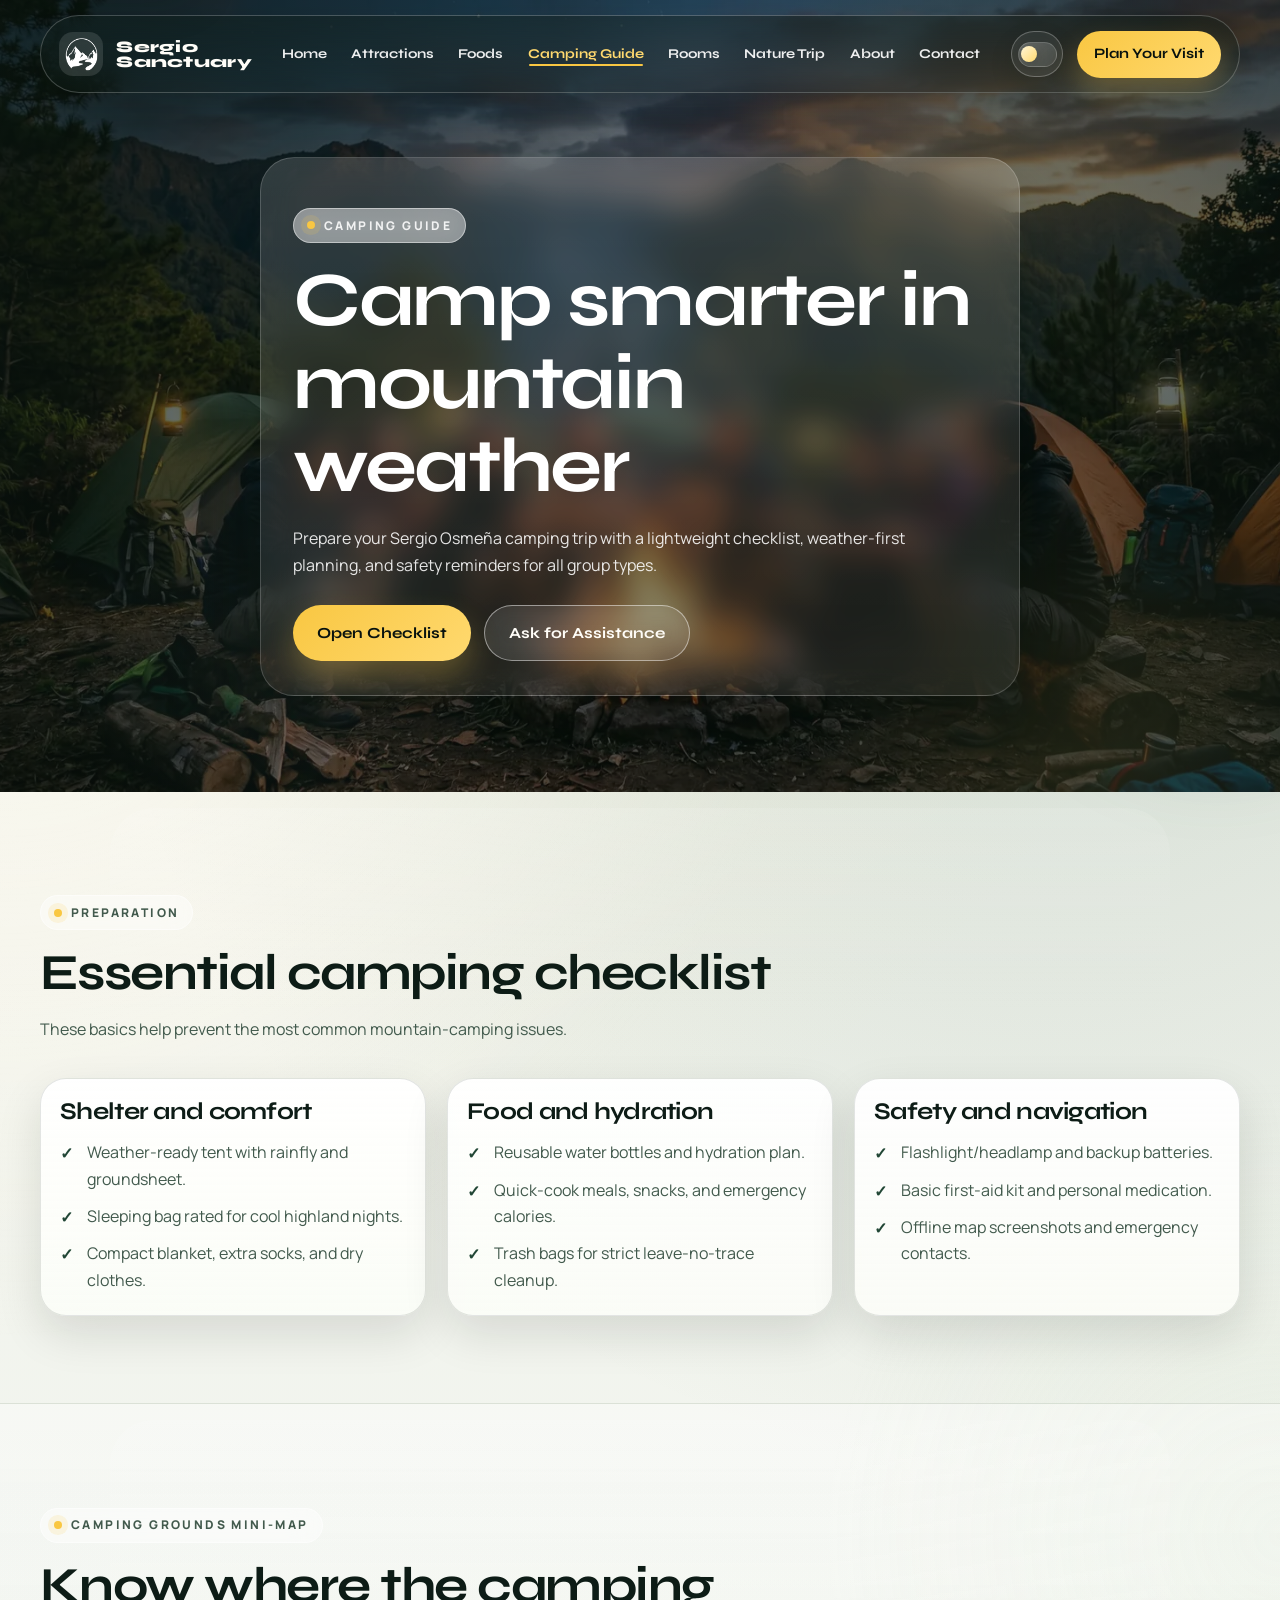
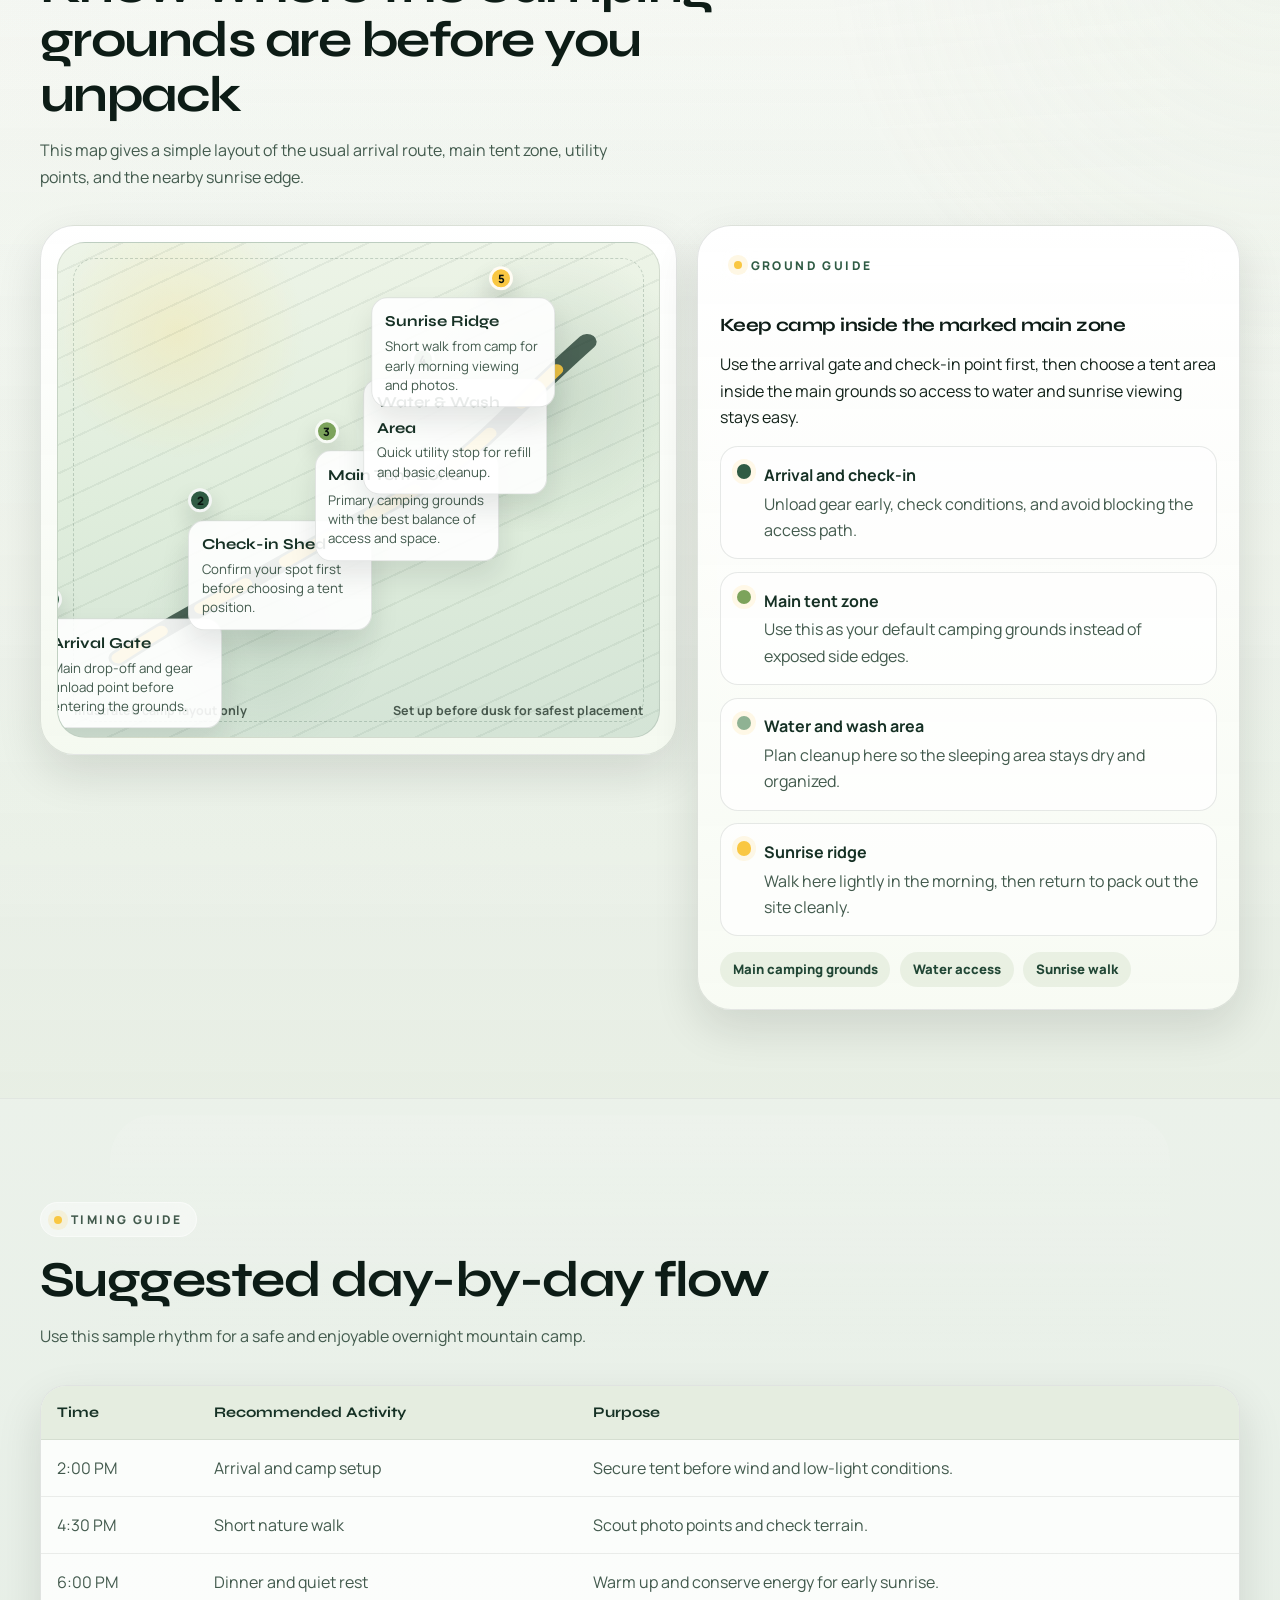
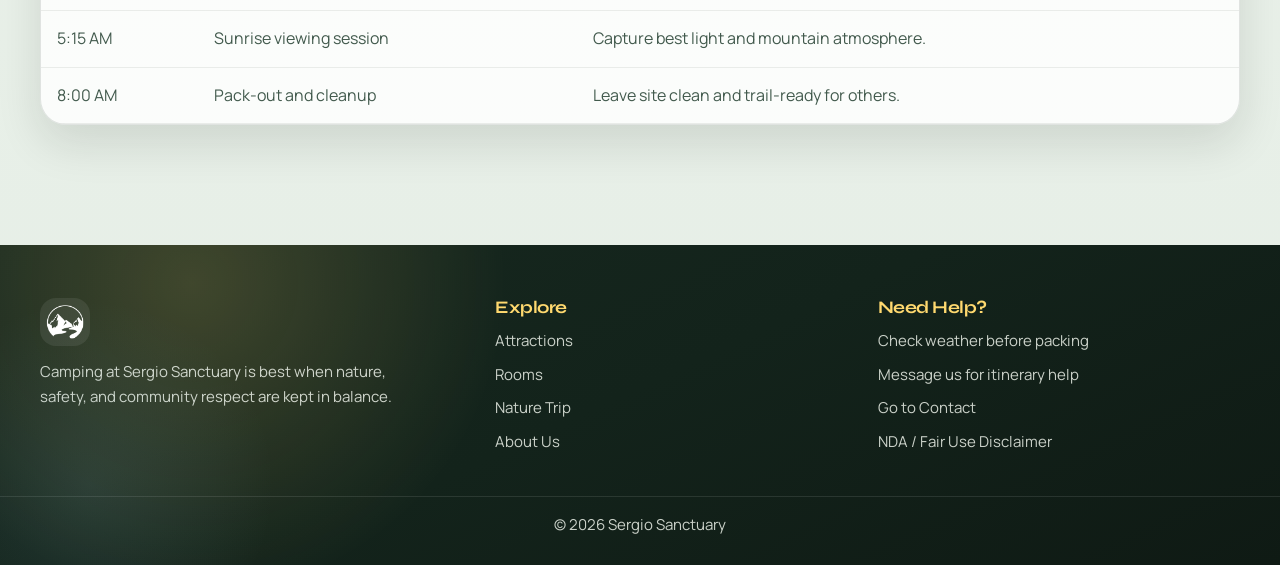
<file: camping-guide.html>
<!DOCTYPE html>
<html lang="en">
<head>
  <meta charset="UTF-8">
  <meta name="viewport" content="width=device-width, initial-scale=1.0">
  <meta name="description" content="Sergio Sanctuary camping guide with checklist, weather prep, safety reminders, and practical tips for first-time and returning campers.">
  <title>Sergio Sanctuary | Camping Guide</title>
  <script>
    (() => {
      try {
        const savedTheme = localStorage.getItem("sergio-sanctuary-theme");
        const preferredTheme = window.matchMedia("(prefers-color-scheme: dark)").matches ? "dark" : "light";
        const theme = savedTheme === "dark" || savedTheme === "light" ? savedTheme : preferredTheme;
        document.documentElement.dataset.theme = theme;
        document.documentElement.style.colorScheme = theme;
      } catch {}
    })();
  </script>
  <link rel="stylesheet" href="css/style.css">
    <link rel="icon" type="image/png" href="images/icons/logo-favicon-white.png">
</head>
<body>
  <a class="skip-link" href="#main-content">Skip to main content</a>

  <header class="site-header">
    <div class="container nav-shell">
      <a class="brand" href="index.html" aria-label="Sergio Sanctuary Home">
        <img src="images/icons/logo.webp" alt="Sergio Sanctuary logo">
        <span>Sergio<br>Sanctuary</span>
      </a>
      <button class="menu-toggle" type="button" data-menu-toggle aria-expanded="false" aria-controls="site-menu">
        <span></span>
        <span></span>
        <span></span>
        <span class="sr-only">Toggle navigation menu</span>
      </button>
      <nav class="site-nav" id="site-menu" data-menu aria-label="Primary navigation">
        <a href="index.html" data-nav-link>Home</a>
        <a href="attractions.html" data-nav-link>Attractions</a>
        <a href="foods.html" data-nav-link>Foods</a>
        <a href="camping-guide.html" data-nav-link>Camping Guide</a>
        <a href="rooms.html" data-nav-link>Rooms</a>
        <a href="nature-trip.html" data-nav-link>Nature Trip</a>
        <a href="about.html" data-nav-link>About</a>
        <a href="contact.html" data-nav-link>Contact</a>
      </nav>
      <a class="btn btn--primary btn--small nav-cta" href="contact.html">Plan Your Visit</a>
    </div>
  </header>

  <main id="main-content">
    <section class="hero hero--camping">
      <div class="container hero__content" data-reveal>
        <p class="eyebrow">Camping Guide</p>
        <h1>Camp smarter in mountain weather</h1>
        <p>Prepare your Sergio Osmeña camping trip with a lightweight checklist, weather-first planning, and safety reminders for all group types.</p>
        <div class="hero__actions">
          <a class="btn btn--primary" href="#checklist">Open Checklist</a>
          <a class="btn btn--ghost" href="contact.html">Ask for Assistance</a>
        </div>
      </div>
    </section>

    <section class="section" id="checklist">
      <div class="container">
        <div class="section-head" data-reveal>
          <p class="eyebrow">Preparation</p>
          <h2>Essential camping checklist</h2>
          <p>These basics help prevent the most common mountain-camping issues.</p>
        </div>
        <div class="grid-3">
          <article class="card" data-reveal>
            <div class="card__body">
              <h3>Shelter and comfort</h3>
              <ul class="list-check">
                <li>Weather-ready tent with rainfly and groundsheet.</li>
                <li>Sleeping bag rated for cool highland nights.</li>
                <li>Compact blanket, extra socks, and dry clothes.</li>
              </ul>
            </div>
          </article>
          <article class="card" data-reveal>
            <div class="card__body">
              <h3>Food and hydration</h3>
              <ul class="list-check">
                <li>Reusable water bottles and hydration plan.</li>
                <li>Quick-cook meals, snacks, and emergency calories.</li>
                <li>Trash bags for strict leave-no-trace cleanup.</li>
              </ul>
            </div>
          </article>
          <article class="card" data-reveal>
            <div class="card__body">
              <h3>Safety and navigation</h3>
              <ul class="list-check">
                <li>Flashlight/headlamp and backup batteries.</li>
                <li>Basic first-aid kit and personal medication.</li>
                <li>Offline map screenshots and emergency contacts.</li>
              </ul>
            </div>
          </article>
        </div>
      </div>
    </section>

    <section class="section section--alt">
      <div class="container">
        <div class="section-head" data-reveal>
          <p class="eyebrow">Camping Grounds Mini-Map</p>
          <h2>Know where the camping grounds are before you unpack</h2>
          <p>This map gives a simple layout of the usual arrival route, main tent zone, utility points, and the nearby sunrise edge.</p>
        </div>
        <div class="mini-map-layout">
          <div class="mini-map" data-reveal>
            <div class="mini-map__surface" role="img" aria-label="Illustrated camping grounds mini-map showing arrival gate, check-in, main tent zone, water point, and sunrise ridge">
              <svg class="mini-map__path" viewBox="0 0 100 100" preserveAspectRatio="none" aria-hidden="true">
                <path d="M10 84 C20 76, 30 70, 40 63 S54 54, 62 48 S76 33, 88 20"/>
                <path d="M10 84 C20 76, 30 70, 40 63 S54 54, 62 48 S76 33, 88 20"/>
              </svg>

              <div class="mini-map__marker mini-map__marker--forest" style="--x: 12%; --y: 84%;">
                <span class="mini-map__pin">1</span>
                <span class="mini-map__badge">
                  <strong>Arrival Gate</strong>
                  <span>Main drop-off and gear unload point before entering the grounds.</span>
                </span>
              </div>

              <div class="mini-map__marker mini-map__marker--forest" style="--x: 37%; --y: 64%;">
                <span class="mini-map__pin">2</span>
                <span class="mini-map__badge">
                  <strong>Check-in Shed</strong>
                  <span>Confirm your spot first before choosing a tent position.</span>
                </span>
              </div>

              <div class="mini-map__marker mini-map__marker--camp" style="--x: 58%; --y: 50%;">
                <span class="mini-map__pin">3</span>
                <span class="mini-map__badge">
                  <strong>Main Tent Zone</strong>
                  <span>Primary camping grounds with the best balance of access and space.</span>
                </span>
              </div>

              <div class="mini-map__marker mini-map__marker--video" style="--x: 74%; --y: 36%; --badge-offset: -26%;">
                <span class="mini-map__pin">4</span>
                <span class="mini-map__badge">
                  <strong>Water & Wash Area</strong>
                  <span>Quick utility stop for refill and basic cleanup.</span>
                </span>
              </div>

              <div class="mini-map__marker mini-map__marker--sun" style="--x: 87%; --y: 19%; --badge-offset: -64%;">
                <span class="mini-map__pin">5</span>
                <span class="mini-map__badge">
                  <strong>Sunrise Ridge</strong>
                  <span>Short walk from camp for early morning viewing and photos.</span>
                </span>
              </div>

              <div class="mini-map__caption">
                <span>Illustrated camp layout only</span>
                <span>Set up before dusk for safest placement</span>
              </div>
            </div>
          </div>

          <aside class="contact-card mini-map-panel" data-reveal>
            <p class="eyebrow">Ground Guide</p>
            <h3>Keep camp inside the marked main zone</h3>
            <p>Use the arrival gate and check-in point first, then choose a tent area inside the main grounds so access to water and sunrise viewing stays easy.</p>
            <ul class="mini-map__legend">
              <li>
                <span class="mini-map__key" style="--marker-color: var(--forest-600);"></span>
                <div>
                  <strong>Arrival and check-in</strong>
                  <span>Unload gear early, check conditions, and avoid blocking the access path.</span>
                </div>
              </li>
              <li>
                <span class="mini-map__key" style="--marker-color: #7ca35b;"></span>
                <div>
                  <strong>Main tent zone</strong>
                  <span>Use this as your default camping grounds instead of exposed side edges.</span>
                </div>
              </li>
              <li>
                <span class="mini-map__key" style="--marker-color: #8fb293;"></span>
                <div>
                  <strong>Water and wash area</strong>
                  <span>Plan cleanup here so the sleeping area stays dry and organized.</span>
                </div>
              </li>
              <li>
                <span class="mini-map__key" style="--marker-color: var(--sun-500);"></span>
                <div>
                  <strong>Sunrise ridge</strong>
                  <span>Walk here lightly in the morning, then return to pack out the site cleanly.</span>
                </div>
              </li>
            </ul>
            <div class="mini-map__meta">
              <span>Main camping grounds</span>
              <span>Water access</span>
              <span>Sunrise walk</span>
            </div>
          </aside>
        </div>
      </div>
    </section>

    <section class="section">
      <div class="container">
        <div class="section-head" data-reveal>
          <p class="eyebrow">Timing Guide</p>
          <h2>Suggested day-by-day flow</h2>
          <p>Use this sample rhythm for a safe and enjoyable overnight mountain camp.</p>
        </div>
        <div class="table-wrap" data-reveal>
          <table>
            <thead>
              <tr>
                <th>Time</th>
                <th>Recommended Activity</th>
                <th>Purpose</th>
              </tr>
            </thead>
            <tbody>
              <tr>
                <td>2:00 PM</td>
                <td>Arrival and camp setup</td>
                <td>Secure tent before wind and low-light conditions.</td>
              </tr>
              <tr>
                <td>4:30 PM</td>
                <td>Short nature walk</td>
                <td>Scout photo points and check terrain.</td>
              </tr>
              <tr>
                <td>6:00 PM</td>
                <td>Dinner and quiet rest</td>
                <td>Warm up and conserve energy for early sunrise.</td>
              </tr>
              <tr>
                <td>5:15 AM</td>
                <td>Sunrise viewing session</td>
                <td>Capture best light and mountain atmosphere.</td>
              </tr>
              <tr>
                <td>8:00 AM</td>
                <td>Pack-out and cleanup</td>
                <td>Leave site clean and trail-ready for others.</td>
              </tr>
            </tbody>
          </table>
        </div>
      </div>
    </section>
  </main>

  <footer class="site-footer">
    <div class="container footer-grid">
      <section class="footer-brand">
        <img src="images/icons/logo.webp" alt="Sergio Sanctuary emblem">
        <p>Camping at Sergio Sanctuary is best when nature, safety, and community respect are kept in balance.</p>
      </section>
      <section>
        <h3>Explore</h3>
        <ul>
          <li><a href="attractions.html">Attractions</a></li>
          <li><a href="rooms.html">Rooms</a></li>
          <li><a href="nature-trip.html">Nature Trip</a></li>
          <li><a href="about.html">About Us</a></li>
        </ul>
      </section>
      <section>
        <h3>Need Help?</h3>
        <ul>
          <li>Check weather before packing</li>
          <li>Message us for itinerary help</li>
          <li><a href="contact.html">Go to Contact</a></li>
          <li><a href="nda.html">NDA / Fair Use Disclaimer</a></li>
        </ul>
      </section>
    </div>
    <div class="footer-bottom">
      <p>&copy; 2026 Sergio Sanctuary</p>
    </div>
  </footer>

  <div class="lightbox" id="lightbox-modal" aria-hidden="true" role="dialog" aria-modal="true" aria-label="Image preview modal">
    <button class="lightbox__close" type="button" data-lightbox-close>Close</button>
    <img id="lightbox-image" alt="">
  </div>

  <script src="js/script.js"></script>
</body>
</html>
</file>
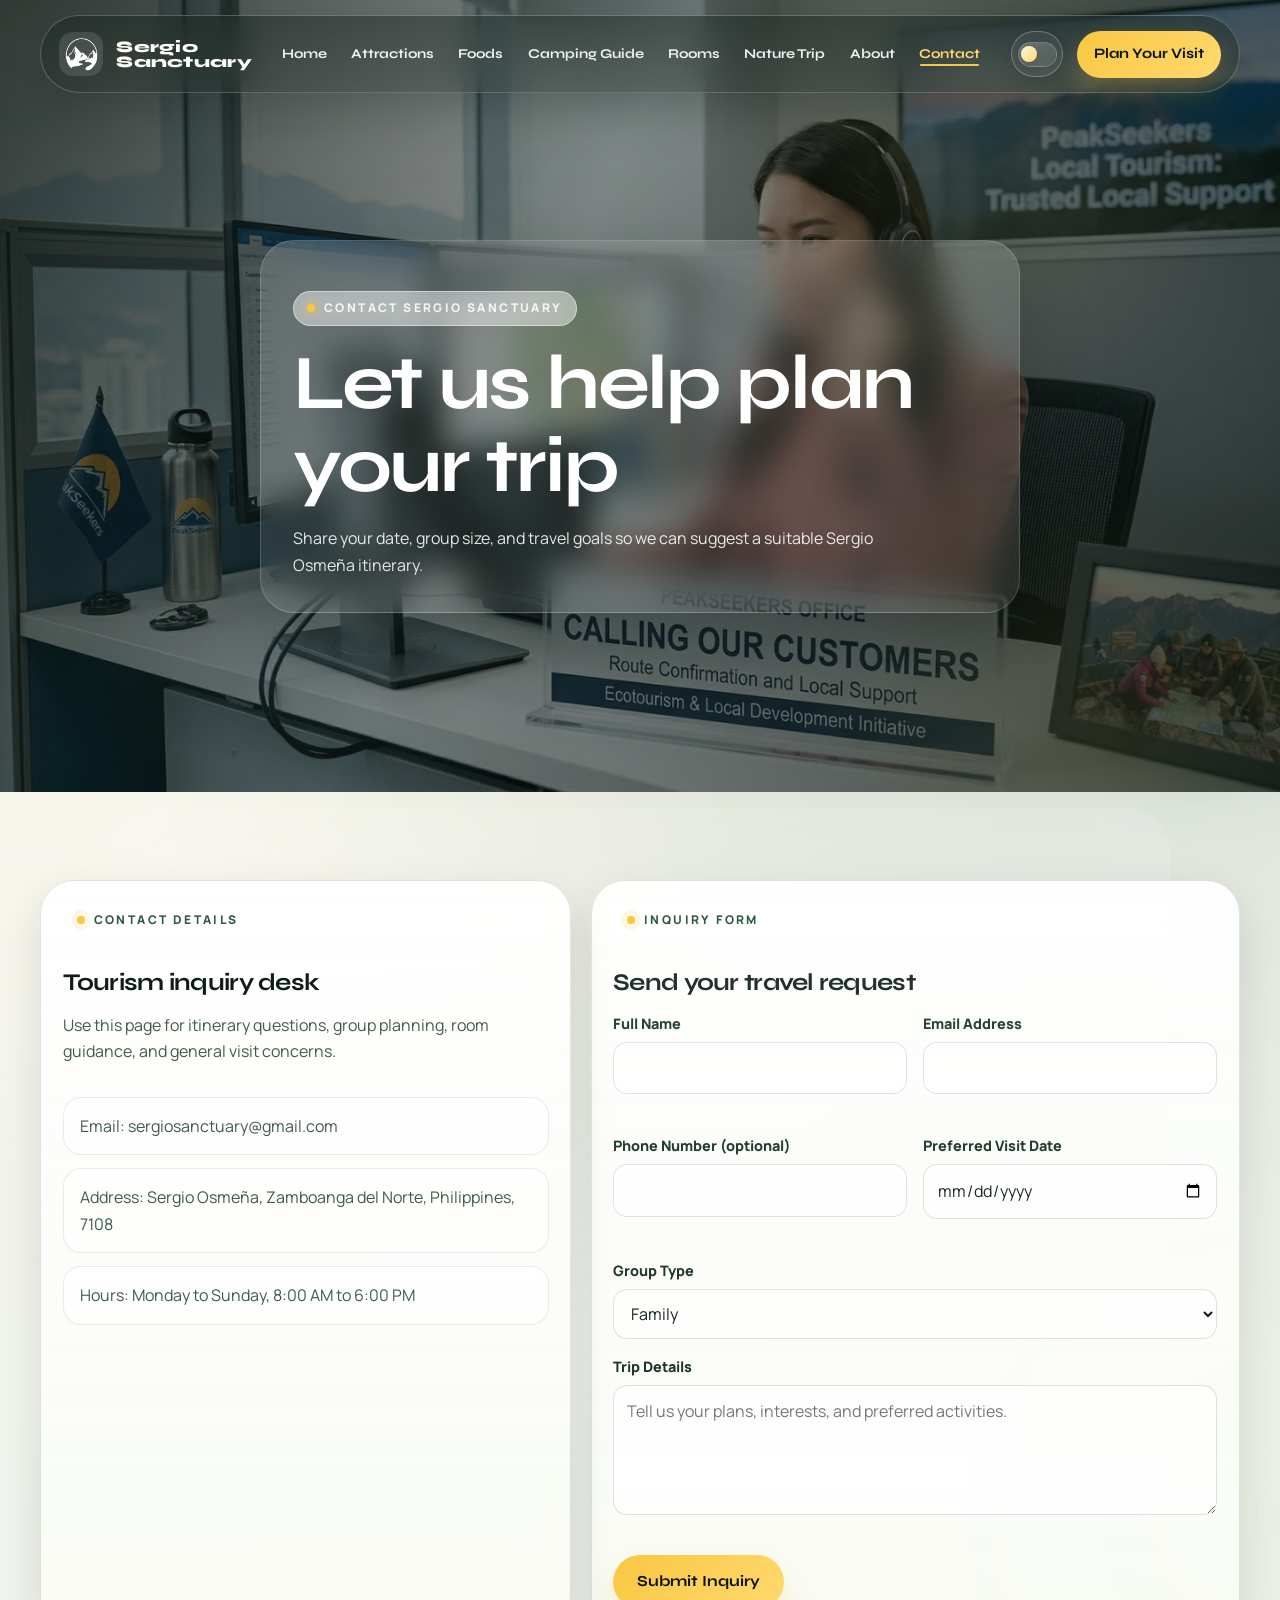
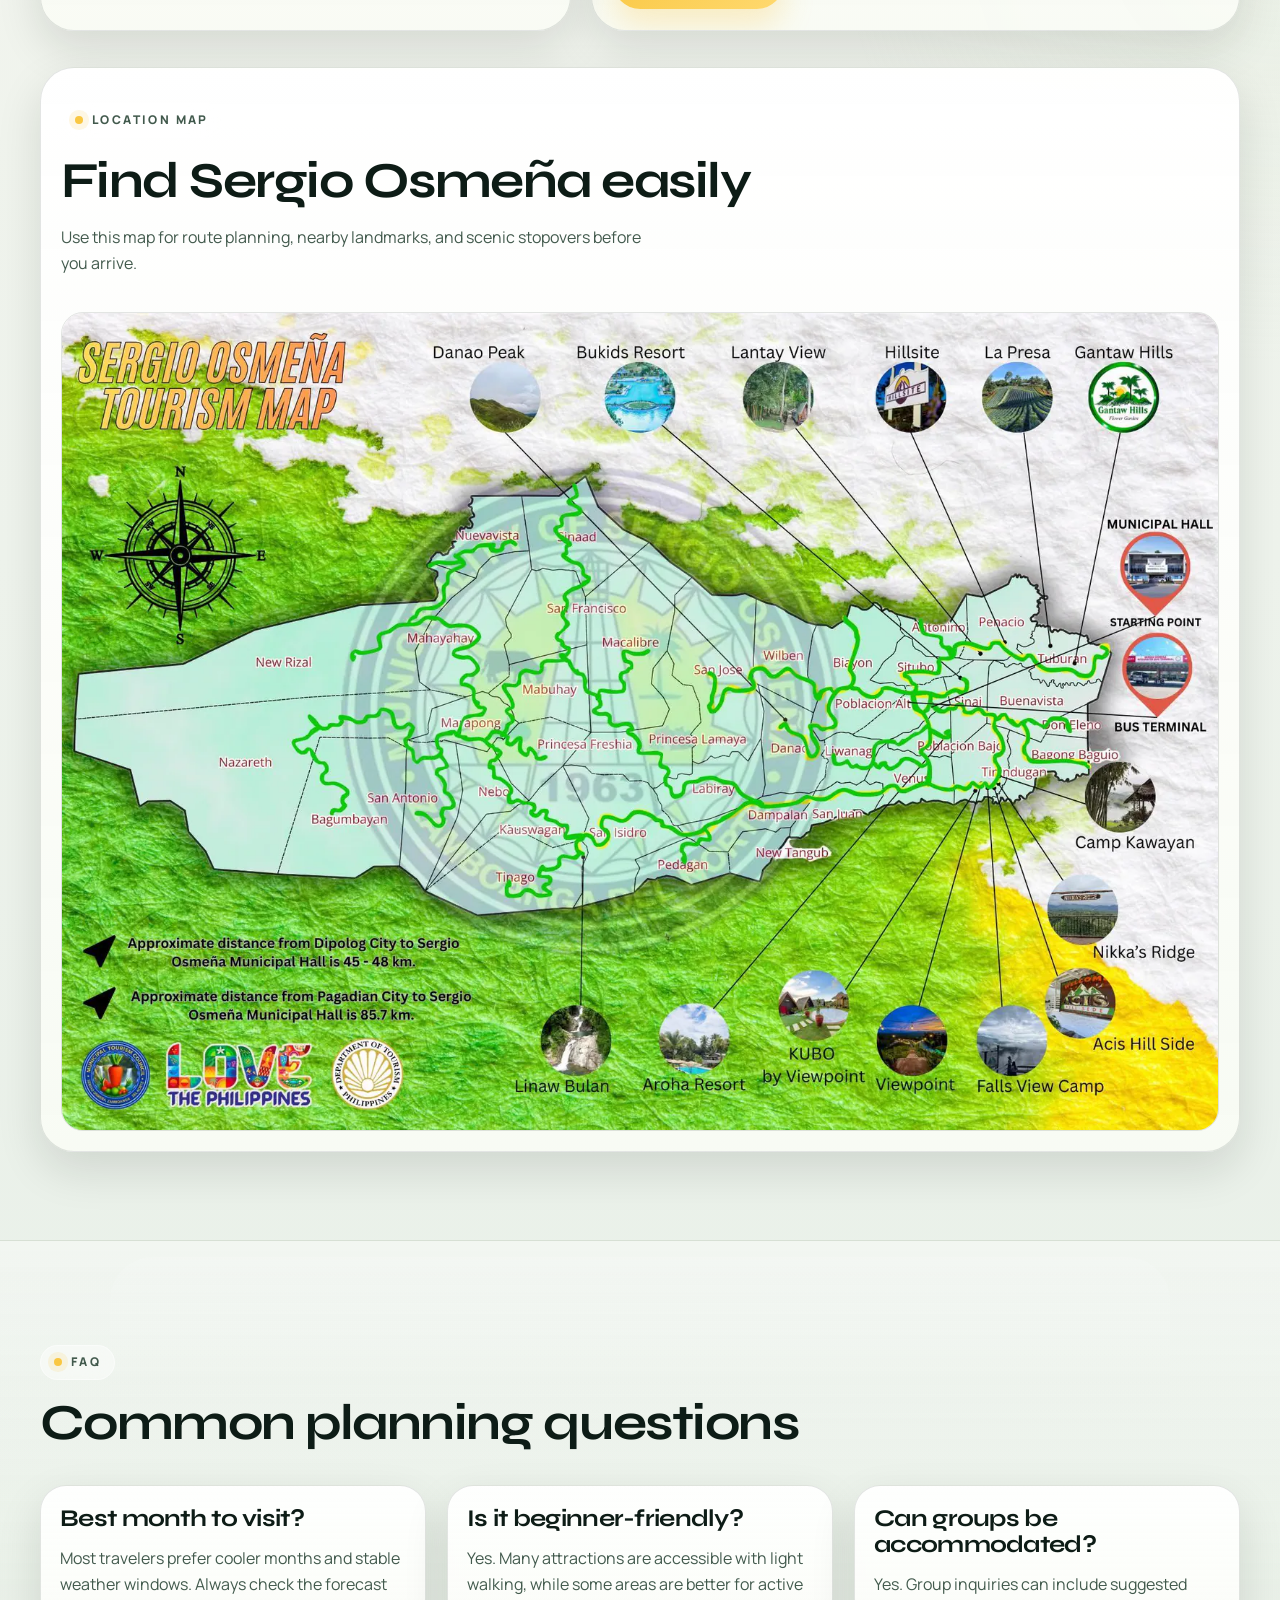
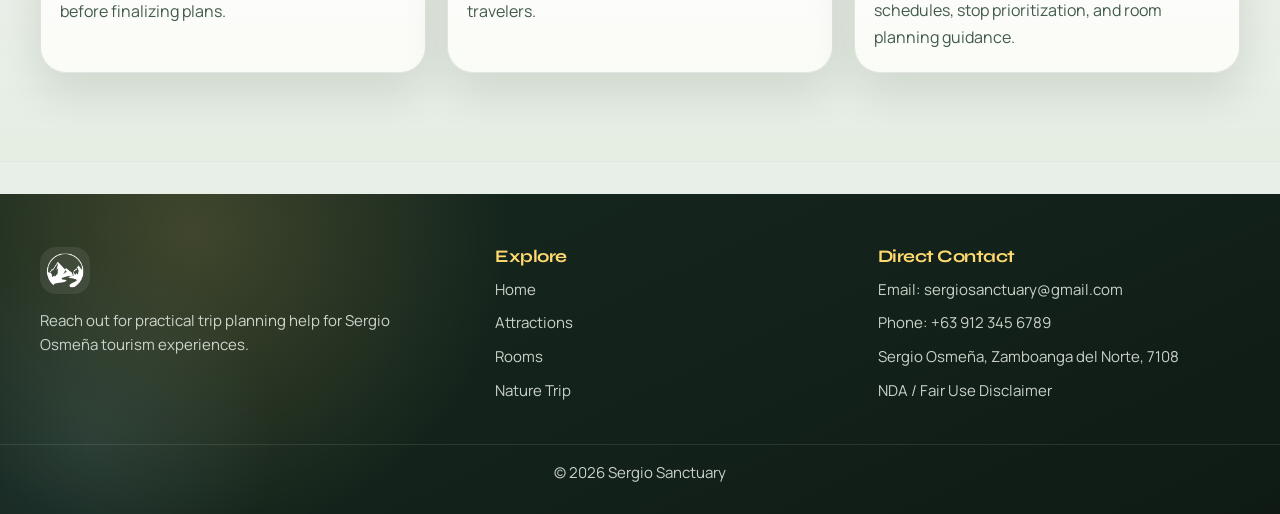
<file: contact.html>
<!DOCTYPE html>
<html lang="en">
<head>
  <meta charset="UTF-8">
  <meta name="viewport" content="width=device-width, initial-scale=1.0">
  <meta name="description" content="Contact Sergio Sanctuary for tourism inquiries, itinerary support, group planning, and accommodations guidance in Sergio Osmeña.">
  <title>Sergio Sanctuary | Contact</title>
  <script>
    (() => {
      try {
        const savedTheme = localStorage.getItem("sergio-sanctuary-theme");
        const preferredTheme = window.matchMedia("(prefers-color-scheme: dark)").matches ? "dark" : "light";
        const theme = savedTheme === "dark" || savedTheme === "light" ? savedTheme : preferredTheme;
        document.documentElement.dataset.theme = theme;
        document.documentElement.style.colorScheme = theme;
      } catch {}
    })();
  </script>
  <link rel="stylesheet" href="css/style.css">
    <link rel="icon" type="image/png" href="images/icons/logo-favicon-white.png">
</head>
<body>
  <a class="skip-link" href="#main-content">Skip to main content</a>

  <header class="site-header">
    <div class="container nav-shell">
      <a class="brand" href="index.html" aria-label="Sergio Sanctuary Home">
        <img src="images/icons/logo.webp" alt="Sergio Sanctuary logo">
        <span>Sergio<br>Sanctuary</span>
      </a>
      <button class="menu-toggle" type="button" data-menu-toggle aria-expanded="false" aria-controls="site-menu">
        <span></span>
        <span></span>
        <span></span>
        <span class="sr-only">Toggle navigation menu</span>
      </button>
      <nav class="site-nav" id="site-menu" data-menu aria-label="Primary navigation">
        <a href="index.html" data-nav-link>Home</a>
        <a href="attractions.html" data-nav-link>Attractions</a>
        <a href="foods.html" data-nav-link>Foods</a>
        <a href="camping-guide.html" data-nav-link>Camping Guide</a>
        <a href="rooms.html" data-nav-link>Rooms</a>
        <a href="nature-trip.html" data-nav-link>Nature Trip</a>
        <a href="about.html" data-nav-link>About</a>
        <a href="contact.html" data-nav-link>Contact</a>
      </nav>
      <a class="btn btn--primary btn--small nav-cta" href="contact.html">Plan Your Visit</a>
    </div>
  </header>

  <main id="main-content">
    <section class="hero hero--contact">
      <div class="container hero__content" data-reveal>
        <p class="eyebrow">Contact Sergio Sanctuary</p>
        <h1>Let us help plan your trip</h1>
        <p>Share your date, group size, and travel goals so we can suggest a suitable Sergio Osmeña itinerary.</p>
      </div>
    </section>

    <section class="section">
      <div class="container">
        <div class="contact-layout">
          <aside class="contact-card contact-card--info" data-reveal>
            <p class="eyebrow">Contact Details</p>
            <h2>Tourism inquiry desk</h2>
            <p>Use this page for itinerary questions, group planning, room guidance, and general visit concerns.</p>
            <ul class="contact-points">
              <li>Email: sergiosanctuary@gmail.com</li>
<!--              <li>Phone: +63 912 345 6789</li>-->
              <li>Address: Sergio Osmeña, Zamboanga del Norte, Philippines, 7108</li>
              <li>Hours: Monday to Sunday, 8:00 AM to 6:00 PM</li>
            </ul>
          </aside>

          <!-- Client-side validated inquiry form -->
          <section class="contact-card contact-card--form form-surface">
            <p class="eyebrow">Inquiry Form</p>
            <h2>Send your travel request</h2>
            <form id="contact-form" novalidate>
              <div class="form-grid">
                <div class="field">
                  <label for="full-name">Full Name</label>
                  <input id="full-name" name="full-name" type="text" autocomplete="name" required>
                  <p class="field-message" data-error-for="full-name"></p>
                </div>
                <div class="field">
                  <label for="email">Email Address</label>
                  <input id="email" name="email" type="email" autocomplete="email" required>
                  <p class="field-message" data-error-for="email"></p>
                </div>
                <div class="field">
                  <label for="phone">Phone Number (optional)</label>
                  <input id="phone" name="phone" type="tel" autocomplete="tel">
                  <p class="field-message" data-error-for="phone"></p>
                </div>
                <div class="field">
                  <label for="visit-date">Preferred Visit Date</label>
                  <input id="visit-date" name="visit-date" type="date" required>
                  <p class="field-message" data-error-for="visit-date"></p>
                </div>
                <div class="field field--full">
                  <label for="group-type">Group Type</label>
                  <select id="group-type" name="group-type">
                    <option value="family">Family</option>
                    <option value="couple">Couple</option>
                    <option value="friends">Friends / Students</option>
                    <option value="creator">Photographer / Vlogger</option>
                  </select>
                </div>
                <div class="field field--full">
                  <label for="message">Trip Details</label>
                  <textarea id="message" name="message" placeholder="Tell us your plans, interests, and preferred activities." required></textarea>
                  <p class="field-message" data-error-for="message"></p>
                </div>
              </div>
              <div class="form-actions">
                <button class="btn btn--primary" type="submit">Submit Inquiry</button>
              </div>
              <p class="form-status" aria-live="polite"></p>
            </form>
          </section>
        </div>
        <div class="contact-map-large" data-reveal>
          <div class="section-head">
            <p class="eyebrow">Location Map</p>
            <h2>Find Sergio Osmeña easily</h2>
            <p>Use this map for route planning, nearby landmarks, and scenic stopovers before you arrive.</p>
          </div>
          <img src="images/attractions/sergio_map.webp" alt="Large map reference for Sergio Osmeña, Zamboanga del Norte" loading="lazy">
        </div>
      </div>
    </section>

    <section class="section section--alt">
      <div class="container">
        <div class="section-head" data-reveal>
          <p class="eyebrow">FAQ</p>
          <h2>Common planning questions</h2>
        </div>
        <div class="grid-3">
          <article class="card" data-reveal>
            <div class="card__body">
              <h3>Best month to visit?</h3>
              <p>Most travelers prefer cooler months and stable weather windows. Always check the forecast before finalizing plans.</p>
            </div>
          </article>
          <article class="card" data-reveal>
            <div class="card__body">
              <h3>Is it beginner-friendly?</h3>
              <p>Yes. Many attractions are accessible with light walking, while some areas are better for active travelers.</p>
            </div>
          </article>
          <article class="card" data-reveal>
            <div class="card__body">
              <h3>Can groups be accommodated?</h3>
              <p>Yes. Group inquiries can include suggested schedules, stop prioritization, and room planning guidance.</p>
            </div>
          </article>
        </div>
      </div>
    </section>
  </main>

  <footer class="site-footer">
    <div class="container footer-grid">
      <section class="footer-brand">
        <img src="images/icons/logo.webp" alt="Sergio Sanctuary emblem">
        <p>Reach out for practical trip planning help for Sergio Osmeña tourism experiences.</p>
      </section>
      <section>
        <h3>Explore</h3>
        <ul>
          <li><a href="index.html">Home</a></li>
          <li><a href="attractions.html">Attractions</a></li>
          <li><a href="rooms.html">Rooms</a></li>
          <li><a href="nature-trip.html">Nature Trip</a></li>
        </ul>
      </section>
      <section>
        <h3>Direct Contact</h3>
        <ul>
          <li>Email: sergiosanctuary@gmail.com</li>
          <li>Phone: +63 912 345 6789</li>
          <li>Sergio Osmeña, Zamboanga del Norte, 7108</li>
          <li><a href="nda.html">NDA / Fair Use Disclaimer</a></li>
        </ul>
      </section>
    </div>
    <div class="footer-bottom">
      <p>&copy; 2026 Sergio Sanctuary</p>
    </div>
  </footer>

  <div class="lightbox" id="lightbox-modal" aria-hidden="true" role="dialog" aria-modal="true" aria-label="Image preview modal">
    <button class="lightbox__close" type="button" data-lightbox-close>Close</button>
    <img id="lightbox-image" alt="">
  </div>

  <script src="js/script.js"></script>
</body>
</html>
</file>
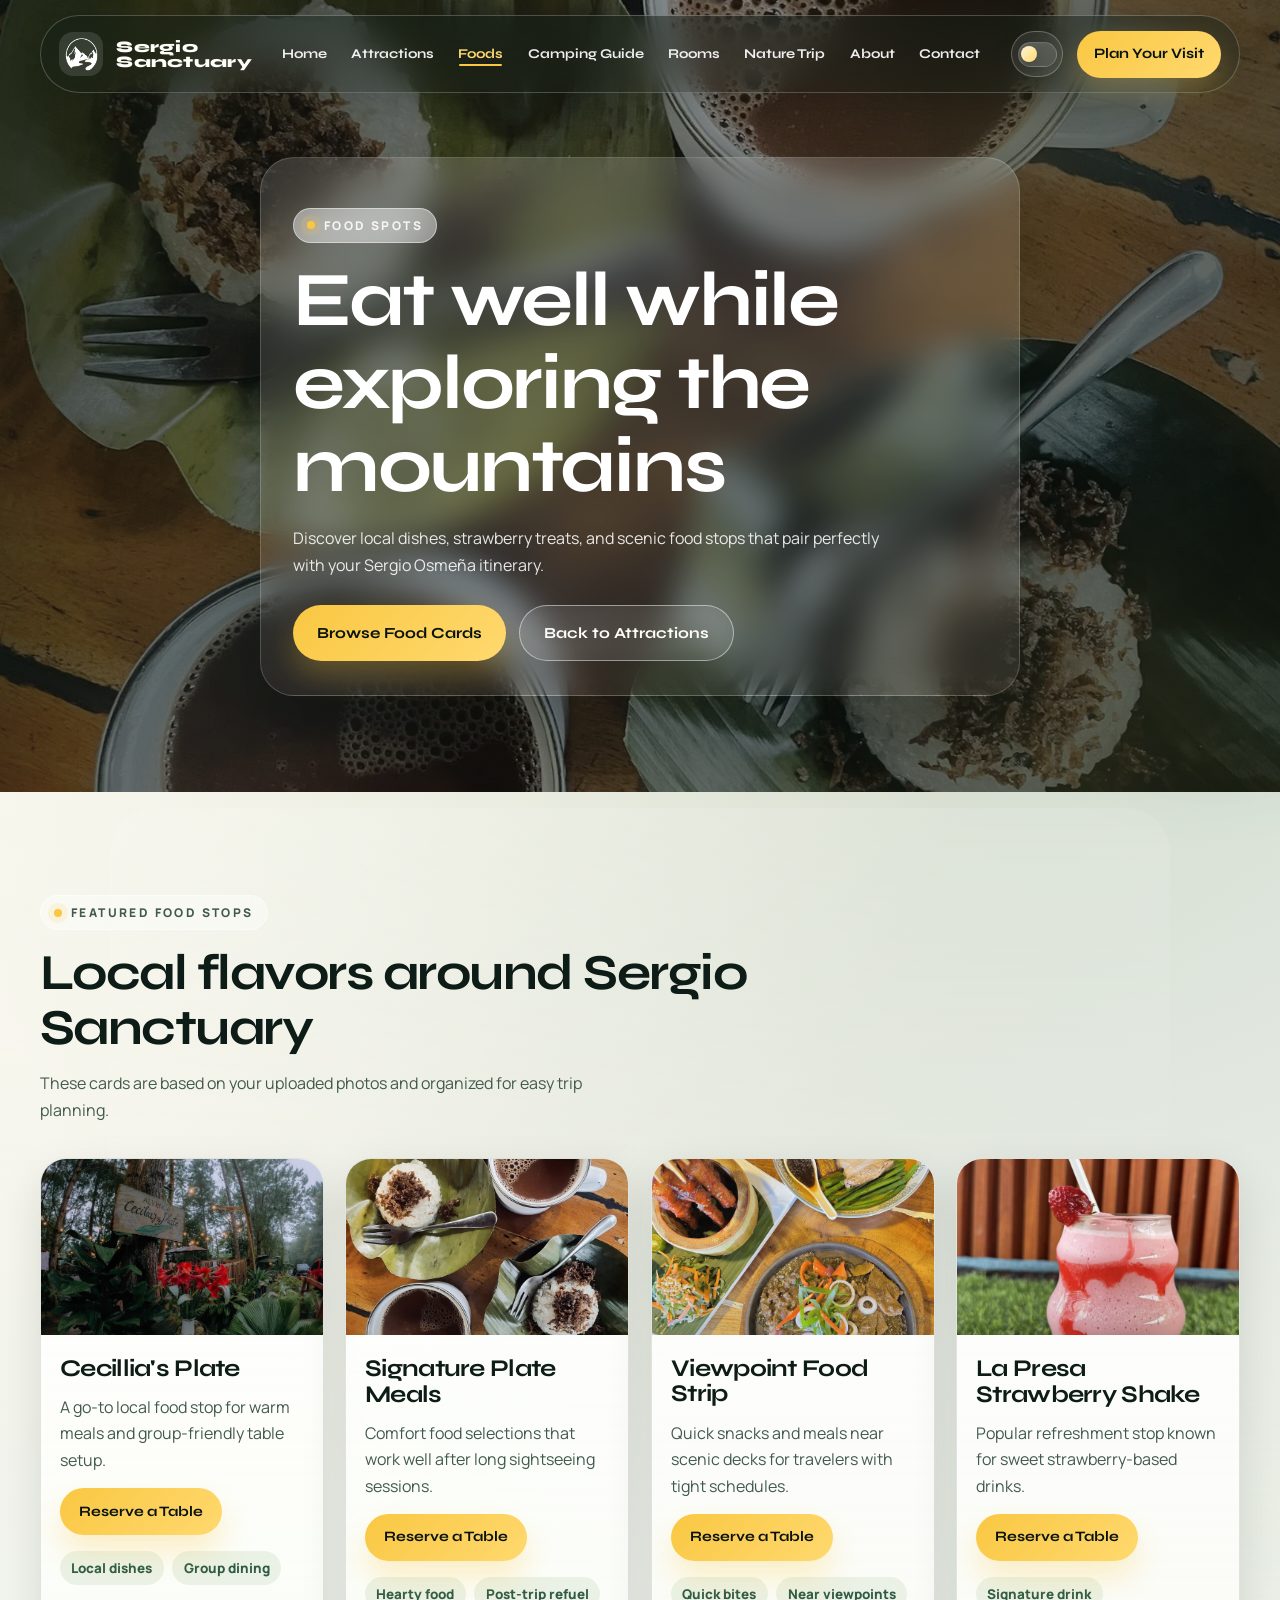
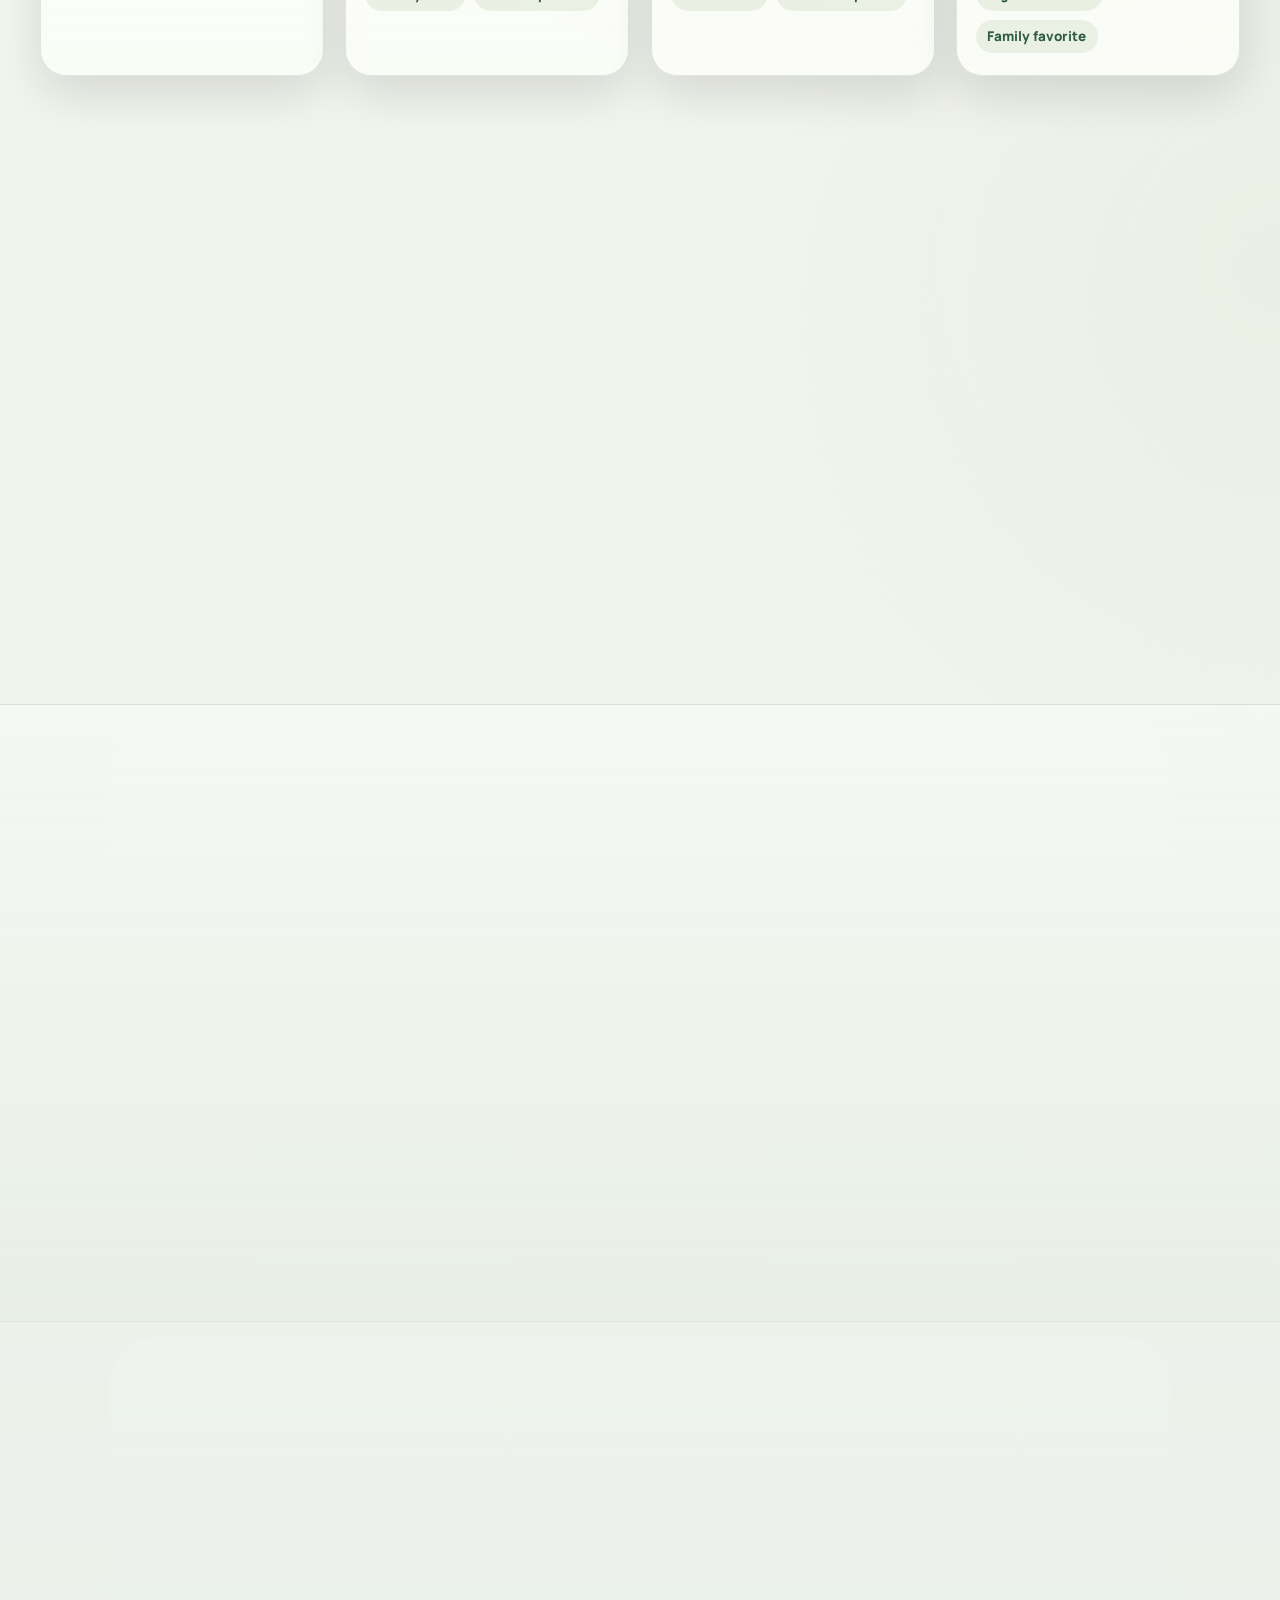
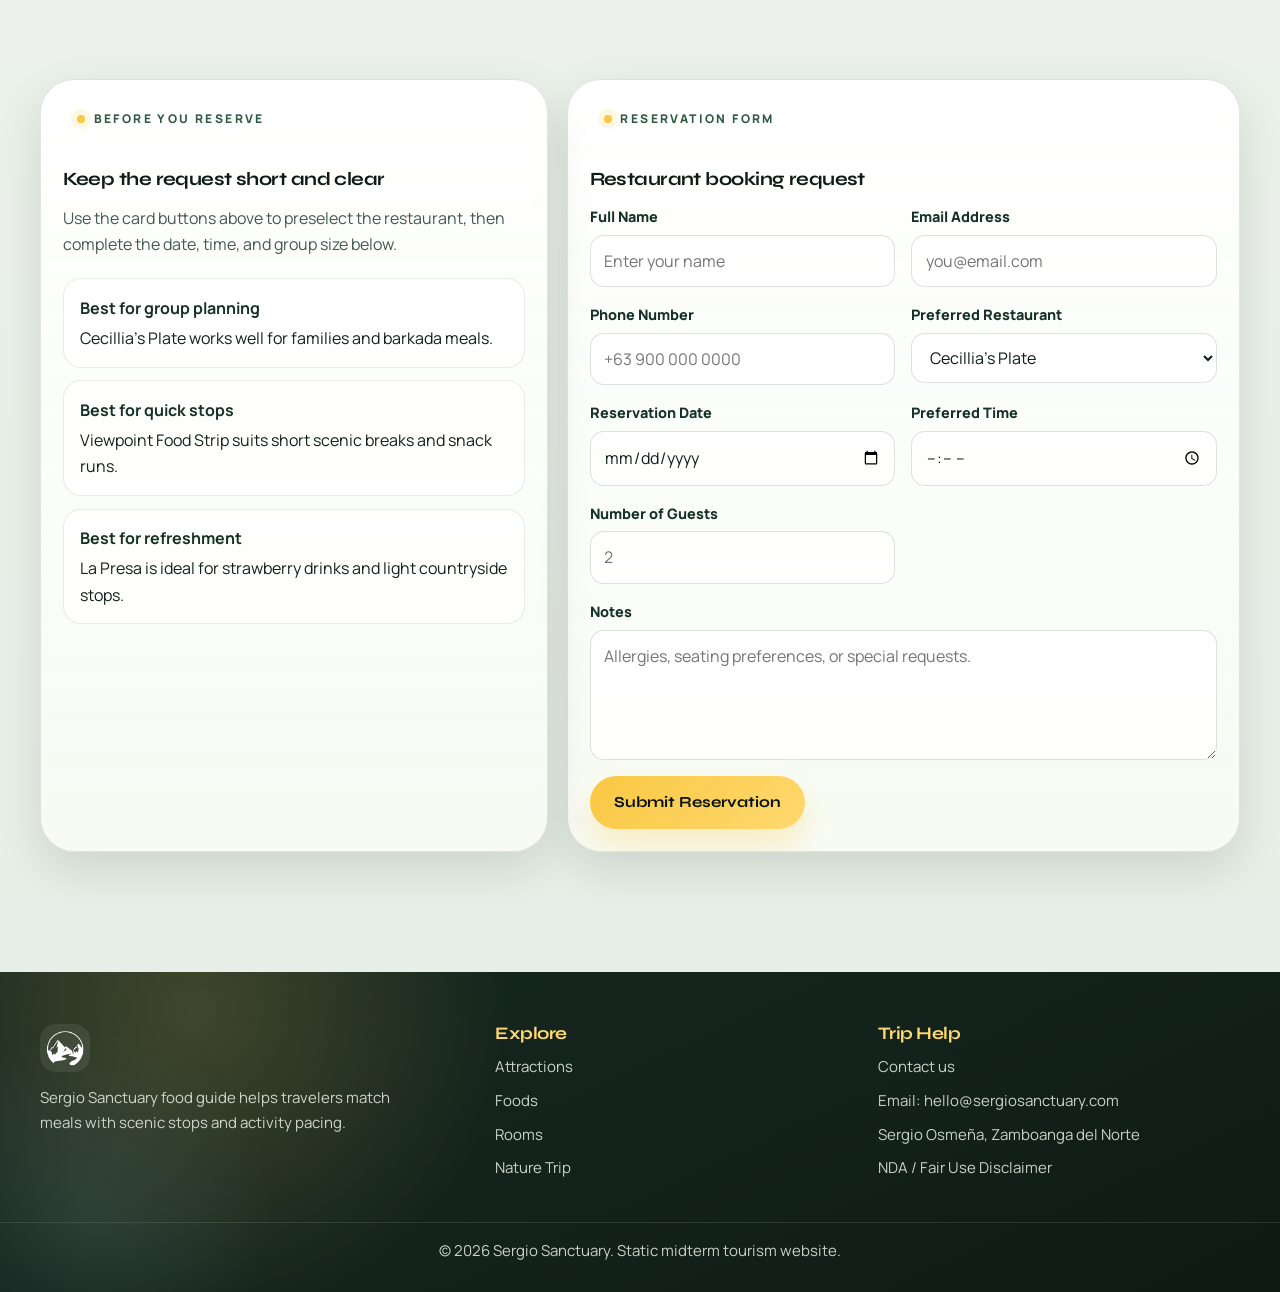
<file: foods.html>
<!DOCTYPE html>
<html lang="en">
<head>
  <meta charset="UTF-8">
  <meta name="viewport" content="width=device-width, initial-scale=1.0">
  <meta name="description" content="Explore food spots in Sergio Sanctuary including local meals, strawberry shakes, and scenic dining experiences in Sergio Osmeña.">
  <title>Sergio Sanctuary | Food Spots</title>
  <script>
    (() => {
      try {
        const savedTheme = localStorage.getItem("sergio-sanctuary-theme");
        const preferredTheme = window.matchMedia("(prefers-color-scheme: dark)").matches ? "dark" : "light";
        const theme = savedTheme === "dark" || savedTheme === "light" ? savedTheme : preferredTheme;
        document.documentElement.dataset.theme = theme;
        document.documentElement.style.colorScheme = theme;
      } catch {}
    })();
  </script>
  <link rel="stylesheet" href="css/style.css">
    <link rel="icon" type="image/png" href="images/icons/logo-favicon-white.png">
</head>
<body>
  <a class="skip-link" href="#main-content">Skip to main content</a>

  <header class="site-header">
    <div class="container nav-shell">
      <a class="brand" href="index.html" aria-label="Sergio Sanctuary Home">
        <img src="images/icons/logo.webp" alt="Sergio Sanctuary logo">
        <span>Sergio<br>Sanctuary</span>
      </a>
      <button class="menu-toggle" type="button" data-menu-toggle aria-expanded="false" aria-controls="site-menu">
        <span></span>
        <span></span>
        <span></span>
        <span class="sr-only">Toggle navigation menu</span>
      </button>
      <nav class="site-nav" id="site-menu" data-menu aria-label="Primary navigation">
        <a href="index.html" data-nav-link>Home</a>
        <a href="attractions.html" data-nav-link>Attractions</a>
        <a href="foods.html" data-nav-link>Foods</a>
        <a href="camping-guide.html" data-nav-link>Camping Guide</a>
        <a href="rooms.html" data-nav-link>Rooms</a>
        <a href="nature-trip.html" data-nav-link>Nature Trip</a>
        <a href="about.html" data-nav-link>About</a>
        <a href="contact.html" data-nav-link>Contact</a>
      </nav>
      <a class="btn btn--primary btn--small nav-cta" href="contact.html">Plan Your Visit</a>
    </div>
  </header>

  <main id="main-content">
    <section class="hero hero--foods">
      <div class="container hero__content" data-reveal>
        <p class="eyebrow">Food Spots</p>
        <h1>Eat well while exploring the mountains</h1>
        <p>Discover local dishes, strawberry treats, and scenic food stops that pair perfectly with your Sergio Osmeña itinerary.</p>
        <div class="hero__actions">
          <a class="btn btn--primary" href="#food-cards">Browse Food Cards</a>
          <a class="btn btn--ghost" href="attractions.html">Back to Attractions</a>
        </div>
      </div>
    </section>

    <section class="section" id="food-cards">
      <div class="container">
        <div class="section-head" data-reveal>
          <p class="eyebrow">Featured Food Stops</p>
          <h2>Local flavors around Sergio Sanctuary</h2>
          <p>These cards are based on your uploaded photos and organized for easy trip planning.</p>
        </div>
        <div class="grid-4">
          <article class="card" data-reveal>
            <div class="card__media">
              <img src="images/attractions/cecillias_plate1.webp" alt="Cecillia's Plate food area" loading="lazy">
            </div>
            <div class="card__body">
              <h3>Cecillia's Plate</h3>
              <p>A go-to local food stop for warm meals and group-friendly table setup.</p>
              <a class="btn btn--primary btn--small" href="#restaurant-reservation-form" data-fill-target="reservation-restaurant" data-fill-value="cecillias-plate">Reserve a Table</a>
              <div class="card__meta">
                <span>Local dishes</span>
                <span>Group dining</span>
              </div>
            </div>
          </article>
          <article class="card" data-reveal>
            <div class="card__media">
              <img src="images/attractions/cecillias_plate_food.webp" alt="Cecillia's Plate featured dish" loading="lazy">
            </div>
            <div class="card__body">
              <h3>Signature Plate Meals</h3>
              <p>Comfort food selections that work well after long sightseeing sessions.</p>
              <a class="btn btn--primary btn--small" href="#restaurant-reservation-form" data-fill-target="reservation-restaurant" data-fill-value="cecillias-plate">Reserve a Table</a>
              <div class="card__meta">
                <span>Hearty food</span>
                <span>Post-trip refuel</span>
              </div>
            </div>
          </article>
          <article class="card" data-reveal>
            <div class="card__media">
              <img src="images/attractions/viewpoint_foods.webp" alt="Food vendors near viewpoint area" loading="lazy">
            </div>
            <div class="card__body">
              <h3>Viewpoint Food Strip</h3>
              <p>Quick snacks and meals near scenic decks for travelers with tight schedules.</p>
              <a class="btn btn--primary btn--small" href="#restaurant-reservation-form" data-fill-target="reservation-restaurant" data-fill-value="viewpoint-strip">Reserve a Table</a>
              <div class="card__meta">
                <span>Quick bites</span>
                <span>Near viewpoints</span>
              </div>
            </div>
          </article>
          <article class="card" data-reveal>
            <div class="card__media">
              <img src="images/attractions/la_presa_strawberryShake.webp" alt="La Presa strawberry shake drinks" loading="lazy">
            </div>
            <div class="card__body">
              <h3>La Presa Strawberry Shake</h3>
              <p>Popular refreshment stop known for sweet strawberry-based drinks.</p>
              <a class="btn btn--primary btn--small" href="#restaurant-reservation-form" data-fill-target="reservation-restaurant" data-fill-value="la-presa">Reserve a Table</a>
              <div class="card__meta">
                <span>Signature drink</span>
                <span>Family favorite</span>
              </div>
            </div>
          </article>
          <article class="card" data-reveal>
            <div class="card__media">
              <img src="images/attractions/la_presa_strawberryPlantation.webp" alt="La Presa plantation area with local produce" loading="lazy">
            </div>
            <div class="card__body">
              <h3>La Presa Farm Corner</h3>
              <p>Farm atmosphere with fresh produce, snacks, and scenic countryside ambiance.</p>
              <a class="btn btn--primary btn--small" href="#restaurant-reservation-form" data-fill-target="reservation-restaurant" data-fill-value="la-presa">Reserve a Table</a>
              <div class="card__meta">
                <span>Farm stop</span>
                <span>Photo-friendly</span>
              </div>
            </div>
          </article>
          <article class="card" data-reveal>
            <div class="card__media">
              <img src="images/attractions/acis_hillside_foods.webp" alt="Food offerings at ACIS Hillside" loading="lazy">
            </div>
            <div class="card__body">
              <h3>ACIS Hillside Food Picks</h3>
              <p>Simple food choices in a hillside setting for in-between itinerary stops.</p>
              <a class="btn btn--primary btn--small" href="#restaurant-reservation-form" data-fill-target="reservation-restaurant" data-fill-value="acis-hillside">Reserve a Table</a>
              <div class="card__meta">
                <span>Stopover meals</span>
                <span>Nature setting</span>
              </div>
            </div>
          </article>
        </div>
      </div>
    </section>

    <section class="section section--alt">
      <div class="container">
        <div class="section-head" data-reveal>
          <p class="eyebrow">Quick Food Guide</p>
          <h2>What to try</h2>
        </div>
        <div class="table-wrap" data-reveal>
          <table>
            <thead>
              <tr>
                <th>Food Spot</th>
                <th>Recommended Try</th>
                <th>Best For</th>
              </tr>
            </thead>
            <tbody>
              <tr>
                <td>Cecillia's Plate</td>
                <td>Local meal plates</td>
                <td>Families and friend groups</td>
              </tr>
              <tr>
                <td>La Presa</td>
                <td>Strawberry shake and snacks</td>
                <td>Day-trip refreshments</td>
              </tr>
              <tr>
                <td>Viewpoint Food Strip</td>
                <td>Quick snacks and drinks</td>
                <td>Short stopovers during photo tours</td>
              </tr>
              <tr>
                <td>ACIS Hillside</td>
                <td>Simple comfort food picks</td>
                <td>Relaxed itinerary pacing</td>
              </tr>
            </tbody>
          </table>
        </div>
      </div>
    </section>

    <section class="section" id="restaurant-reservations">
      <div class="container">
        <div class="section-head section-head--compact" data-reveal>
          <p class="eyebrow">Restaurant Reservations</p>
          <h2>Reserve a table before you arrive</h2>
          <p>Pick a food stop, confirm your preferred time, and send a simple sample request without leaving the page.</p>
        </div>
        <div class="request-layout">
          <aside class="contact-card request-summary" data-reveal>
            <p class="eyebrow">Before You Reserve</p>
            <h3>Keep the request short and clear</h3>
            <p>Use the card buttons above to preselect the restaurant, then complete the date, time, and group size below.</p>
            <ul class="request-detail-list">
              <li>
                <strong>Best for group planning</strong>
                <span>Cecillia's Plate works well for families and barkada meals.</span>
              </li>
              <li>
                <strong>Best for quick stops</strong>
                <span>Viewpoint Food Strip suits short scenic breaks and snack runs.</span>
              </li>
              <li>
                <strong>Best for refreshment</strong>
                <span>La Presa is ideal for strawberry drinks and light countryside stops.</span>
              </li>
            </ul>
          </aside>
          <section class="contact-card request-form-card form-surface anchor-target" id="restaurant-reservation-form">
            <p class="eyebrow">Reservation Form</p>
            <h3>Restaurant booking request</h3>
            <form data-static-form>
              <div class="form-grid">
                <div class="field">
                  <label for="reservation-name">Full Name</label>
                  <input id="reservation-name" name="reservation-name" type="text" autocomplete="name" placeholder="Enter your name" required>
                </div>
                <div class="field">
                  <label for="reservation-email">Email Address</label>
                  <input id="reservation-email" name="reservation-email" type="email" autocomplete="email" placeholder="you@email.com" required>
                </div>
                <div class="field">
                  <label for="reservation-phone">Phone Number</label>
                  <input id="reservation-phone" name="reservation-phone" type="tel" autocomplete="tel" placeholder="+63 900 000 0000">
                </div>
                <div class="field">
                  <label for="reservation-restaurant">Preferred Restaurant</label>
                  <select id="reservation-restaurant" name="reservation-restaurant" required>
                    <option value="cecillias-plate">Cecillia's Plate</option>
                    <option value="la-presa">La Presa Strawberry Farm</option>
                    <option value="viewpoint-strip">Viewpoint Food Strip</option>
                    <option value="acis-hillside">ACIS Hillside Food Picks</option>
                  </select>
                </div>
                <div class="field">
                  <label for="reservation-date">Reservation Date</label>
                  <input id="reservation-date" name="reservation-date" type="date" required>
                </div>
                <div class="field">
                  <label for="reservation-time">Preferred Time</label>
                  <input id="reservation-time" name="reservation-time" type="time" required>
                </div>
                <div class="field">
                  <label for="reservation-guests">Number of Guests</label>
                  <input id="reservation-guests" name="reservation-guests" type="number" min="1" max="20" placeholder="2" required>
                </div>
                <div class="field field--full">
                  <label for="reservation-notes">Notes</label>
                  <textarea id="reservation-notes" name="reservation-notes" placeholder="Allergies, seating preferences, or special requests."></textarea>
                </div>
              </div>
              <div class="form-actions">
                <button class="btn btn--primary" type="submit">Submit Reservation</button>
              </div>
              <p class="form-status" aria-live="polite"></p>
            </form>
          </section>
        </div>
      </div>
    </section>
  </main>

  <footer class="site-footer">
    <div class="container footer-grid">
      <section class="footer-brand">
        <img src="images/icons/logo.webp" alt="Sergio Sanctuary emblem">
        <p>Sergio Sanctuary food guide helps travelers match meals with scenic stops and activity pacing.</p>
      </section>
      <section>
        <h3>Explore</h3>
        <ul>
          <li><a href="attractions.html">Attractions</a></li>
          <li><a href="foods.html">Foods</a></li>
          <li><a href="rooms.html">Rooms</a></li>
          <li><a href="nature-trip.html">Nature Trip</a></li>
        </ul>
      </section>
      <section>
        <h3>Trip Help</h3>
        <ul>
          <li><a href="contact.html">Contact us</a></li>
          <li>Email: hello@sergiosanctuary.com</li>
          <li>Sergio Osmeña, Zamboanga del Norte</li>
          <li><a href="nda.html">NDA / Fair Use Disclaimer</a></li>
        </ul>
      </section>
    </div>
    <div class="footer-bottom">
      <p>&copy; 2026 Sergio Sanctuary. Static midterm tourism website.</p>
    </div>
  </footer>

  <div class="lightbox" id="lightbox-modal" aria-hidden="true" role="dialog" aria-modal="true" aria-label="Image preview modal">
    <button class="lightbox__close" type="button" data-lightbox-close>Close</button>
    <img id="lightbox-image" alt="">
  </div>

  <script src="js/script.js"></script>
</body>
</html>
</file>
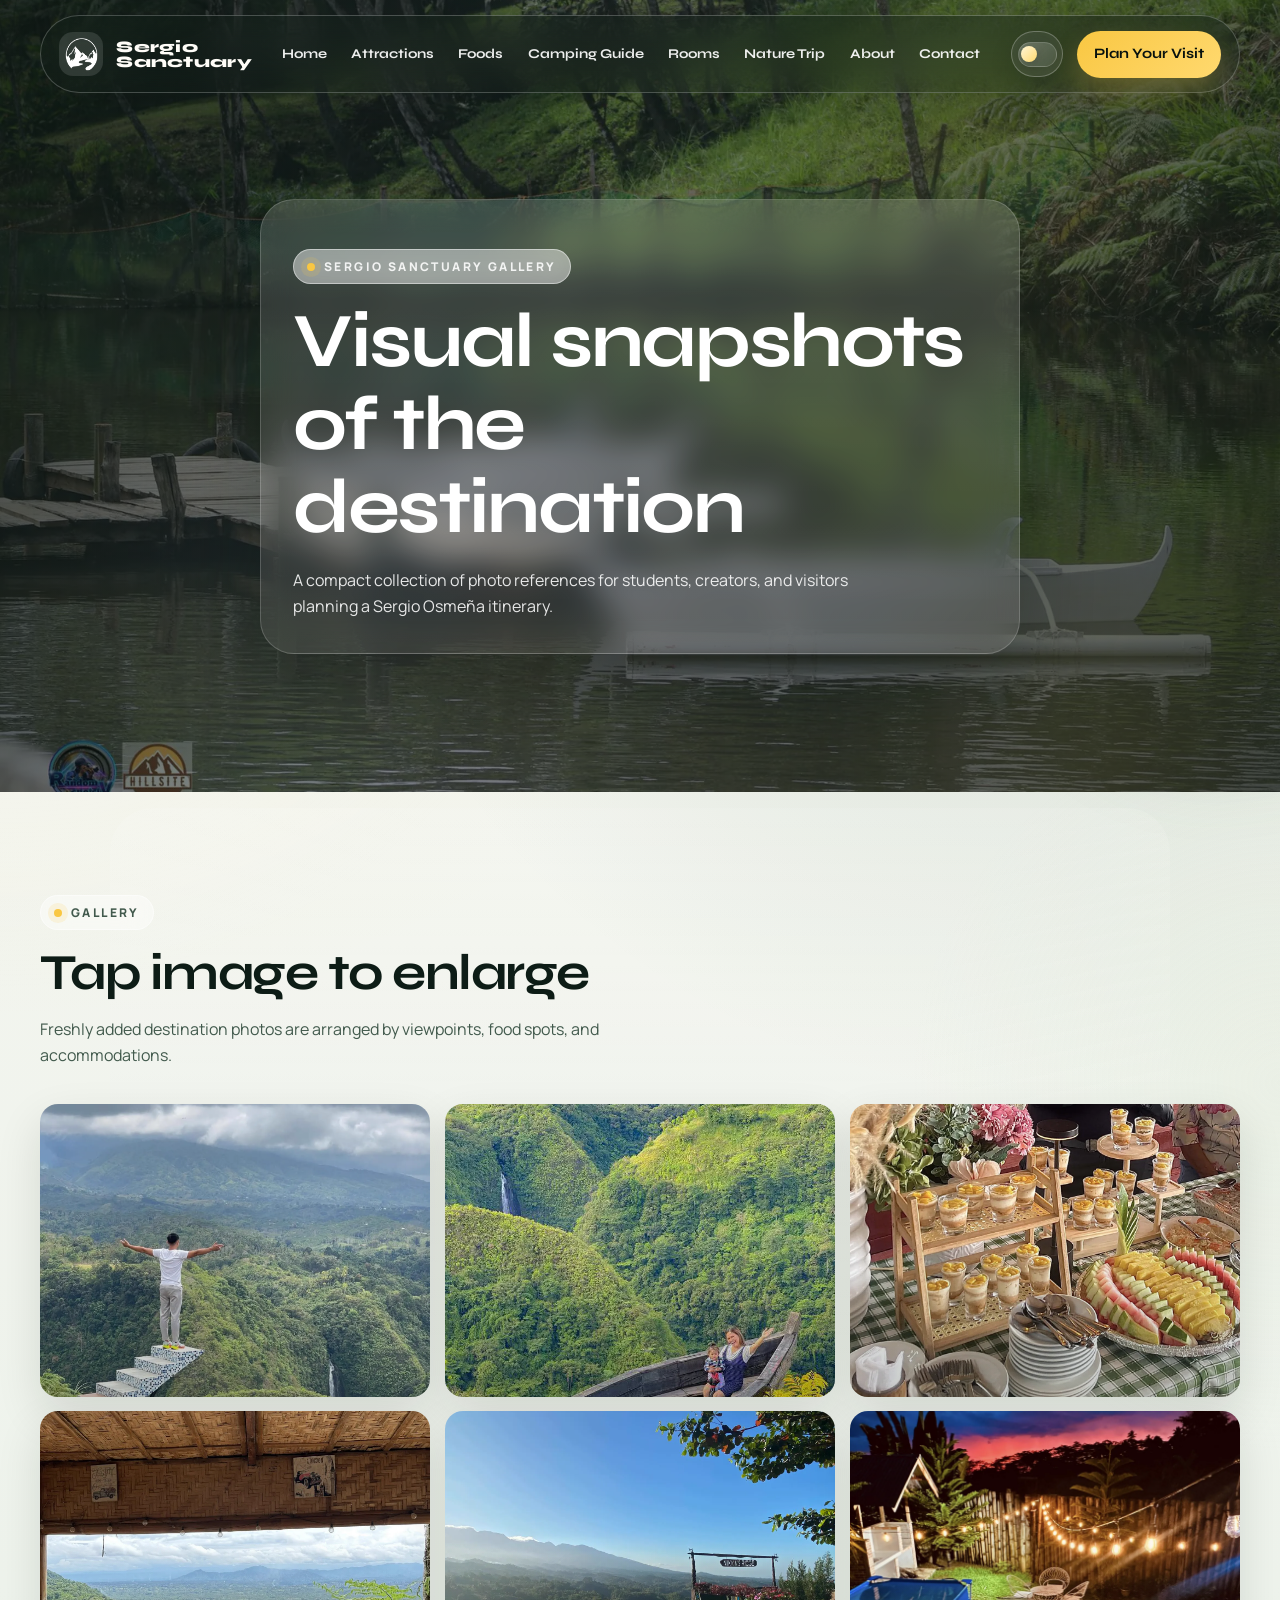
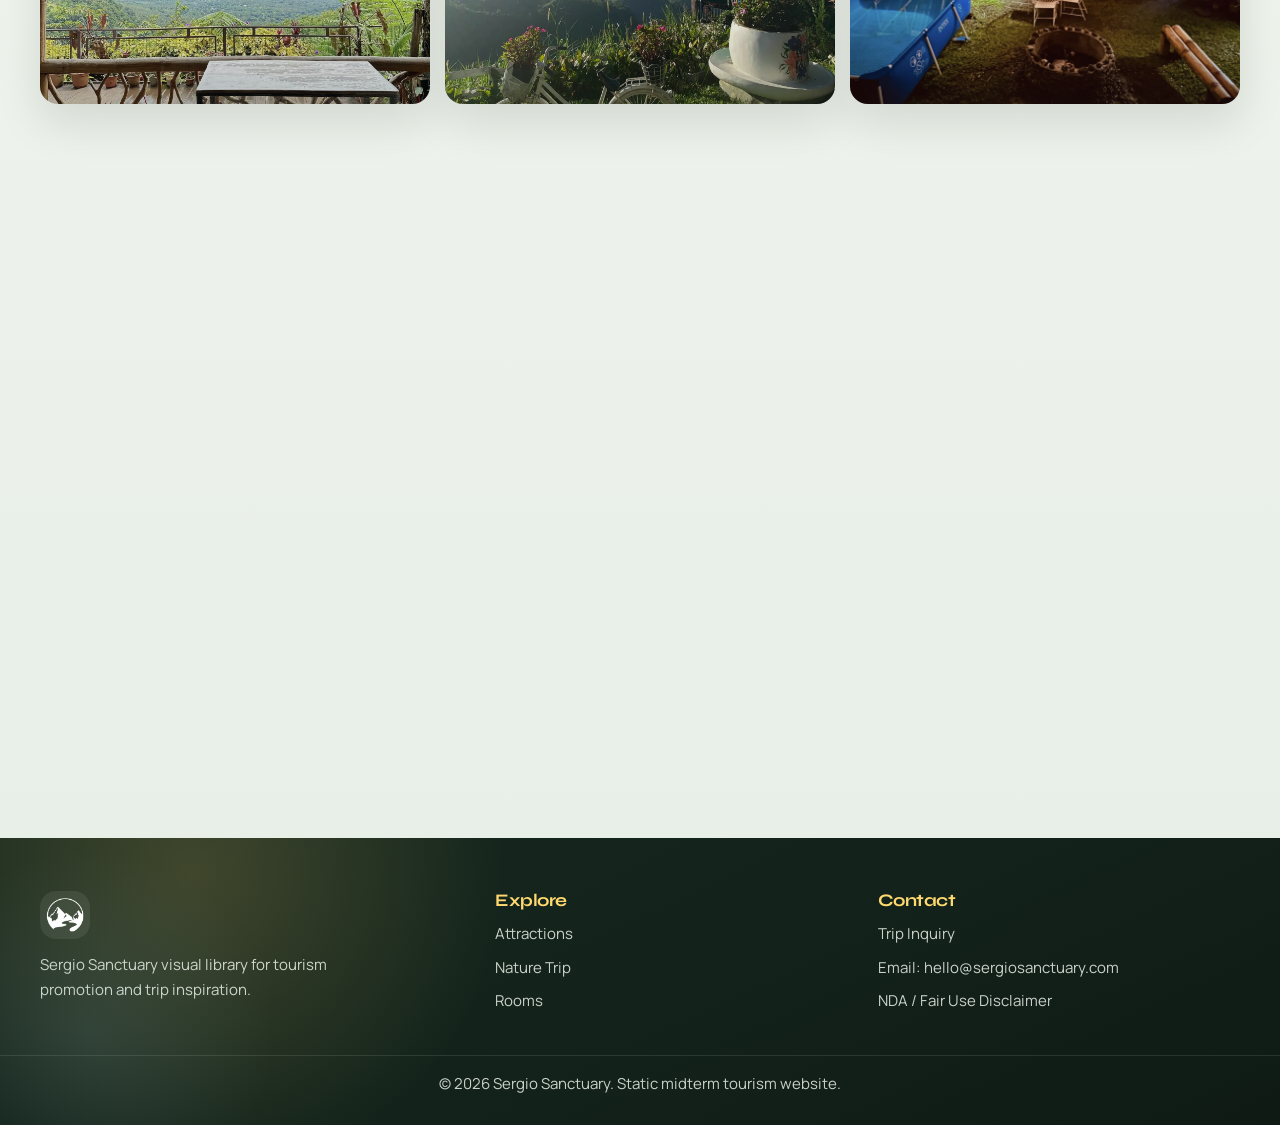
<file: gallery.html>
<!DOCTYPE html>
<html lang="en">
<head>
  <meta charset="UTF-8">
  <meta name="viewport" content="width=device-width, initial-scale=1.0">
  <meta name="description" content="Photo gallery for Sergio Sanctuary tourism visuals.">
  <title>Sergio Sanctuary | Gallery</title>
  <script>
    (() => {
      try {
        const savedTheme = localStorage.getItem("sergio-sanctuary-theme");
        const preferredTheme = window.matchMedia("(prefers-color-scheme: dark)").matches ? "dark" : "light";
        const theme = savedTheme === "dark" || savedTheme === "light" ? savedTheme : preferredTheme;
        document.documentElement.dataset.theme = theme;
        document.documentElement.style.colorScheme = theme;
      } catch {}
    })();
  </script>
  <link rel="stylesheet" href="css/style.css">
    <link rel="icon" type="image/png" href="images/icons/logo-favicon-white.png">
</head>
<body>
  <a class="skip-link" href="#main-content">Skip to main content</a>

  <header class="site-header">
    <div class="container nav-shell">
      <a class="brand" href="index.html" aria-label="Sergio Sanctuary Home">
        <img src="images/icons/logo.webp" alt="Sergio Sanctuary logo">
        <span>Sergio<br>Sanctuary</span>
      </a>
      <button class="menu-toggle" type="button" data-menu-toggle aria-expanded="false" aria-controls="site-menu">
        <span></span>
        <span></span>
        <span></span>
        <span class="sr-only">Toggle navigation menu</span>
      </button>
      <nav class="site-nav" id="site-menu" data-menu aria-label="Primary navigation">
        <a href="index.html" data-nav-link>Home</a>
        <a href="attractions.html" data-nav-link>Attractions</a>
        <a href="foods.html" data-nav-link>Foods</a>
        <a href="camping-guide.html" data-nav-link>Camping Guide</a>
        <a href="rooms.html" data-nav-link>Rooms</a>
        <a href="nature-trip.html" data-nav-link>Nature Trip</a>
        <a href="about.html" data-nav-link>About</a>
        <a href="contact.html" data-nav-link>Contact</a>
      </nav>
      <a class="btn btn--primary btn--small nav-cta" href="contact.html">Plan Your Visit</a>
    </div>
  </header>

  <main id="main-content">
    <section class="hero hero--attractions">
      <div class="container hero__content" data-reveal>
        <p class="eyebrow">Sergio Sanctuary Gallery</p>
        <h1>Visual snapshots of the destination</h1>
        <p>A compact collection of photo references for students, creators, and visitors planning a Sergio Osmeña itinerary.</p>
      </div>
    </section>

    <section class="section">
      <div class="container">
        <div class="section-head" data-reveal>
          <p class="eyebrow">Gallery</p>
          <h2>Tap image to enlarge</h2>
          <p>Freshly added destination photos are arranged by viewpoints, food spots, and accommodations.</p>
        </div>
        <div class="gallery-grid">
          <button class="gallery-button" type="button" data-lightbox-src="images/attractions/viewpoint1.webp" data-lightbox-alt="Viewpoint 1 scenic panorama" data-reveal>
            <img src="images/attractions/viewpoint1.webp" alt="Viewpoint 1 scenic panorama" loading="lazy">
          </button>
          <button class="gallery-button" type="button" data-lightbox-src="images/attractions/viewpoint2.webp" data-lightbox-alt="Viewpoint 2 trail and horizon view" data-reveal>
            <img src="images/attractions/viewpoint2.webp" alt="Viewpoint 2 trail and horizon view" loading="lazy">
          </button>
          <button class="gallery-button" type="button" data-lightbox-src="images/attractions/lantay_view1.webp" data-lightbox-alt="Lantay View image 1" data-reveal>
            <img src="images/attractions/lantay_view1.webp" alt="Lantay View image 1" loading="lazy">
          </button>
          <button class="gallery-button" type="button" data-lightbox-src="images/attractions/lantay_view2.webp" data-lightbox-alt="Lantay View image 2" data-reveal>
            <img src="images/attractions/lantay_view2.webp" alt="Lantay View image 2" loading="lazy">
          </button>
          <button class="gallery-button" type="button" data-lightbox-src="images/attractions/nikas_ridge1.webp" data-lightbox-alt="Nika's Ridge image 1" data-reveal>
            <img src="images/attractions/nikas_ridge1.webp" alt="Nika's Ridge image 1" loading="lazy">
          </button>
          <button class="gallery-button" type="button" data-lightbox-src="images/attractions/nikas_ridge2.webp" data-lightbox-alt="Nika's Ridge image 2" data-reveal>
            <img src="images/attractions/nikas_ridge2.webp" alt="Nika's Ridge image 2" loading="lazy">
          </button>
          <button class="gallery-button" type="button" data-lightbox-src="images/attractions/la_presa1.webp" data-lightbox-alt="La Presa image 1" data-reveal>
            <img src="images/attractions/la_presa1.webp" alt="La Presa image 1" loading="lazy">
          </button>
          <button class="gallery-button" type="button" data-lightbox-src="images/attractions/la_presa_strawberryShake.webp" data-lightbox-alt="La Presa strawberry shake" data-reveal>
            <img src="images/attractions/la_presa_strawberryShake.webp" alt="La Presa strawberry shake" loading="lazy">
          </button>
          <button class="gallery-button" type="button" data-lightbox-src="images/attractions/cecillias_plate_food.webp" data-lightbox-alt="Cecillia's Plate signature food" data-reveal>
            <img src="images/attractions/cecillias_plate_food.webp" alt="Cecillia's Plate signature food" loading="lazy">
          </button>
          <button class="gallery-button" type="button" data-lightbox-src="images/attractions/acis_hillside1.webp" data-lightbox-alt="ACIS Hillside image 1" data-reveal>
            <img src="images/attractions/acis_hillside1.webp" alt="ACIS Hillside image 1" loading="lazy">
          </button>
          <button class="gallery-button" type="button" data-lightbox-src="images/attractions/hillsite_couple_room.webp" data-lightbox-alt="Hillsite couple room" data-reveal>
            <img src="images/attractions/hillsite_couple_room.webp" alt="Hillsite couple room" loading="lazy">
          </button>
          <button class="gallery-button" type="button" data-lightbox-src="images/attractions/lantay_view_room.webp" data-lightbox-alt="Lantay View room accommodation" data-reveal>
            <img src="images/attractions/lantay_view_room.webp" alt="Lantay View room accommodation" loading="lazy">
          </button>
        </div>
      </div>
    </section>
  </main>

  <footer class="site-footer">
    <div class="container footer-grid">
      <section class="footer-brand">
        <img src="images/icons/logo.webp" alt="Sergio Sanctuary emblem">
        <p>Sergio Sanctuary visual library for tourism promotion and trip inspiration.</p>
      </section>
      <section>
        <h3>Explore</h3>
        <ul>
          <li><a href="attractions.html">Attractions</a></li>
          <li><a href="nature-trip.html">Nature Trip</a></li>
          <li><a href="rooms.html">Rooms</a></li>
        </ul>
      </section>
      <section>
        <h3>Contact</h3>
        <ul>
          <li><a href="contact.html">Trip Inquiry</a></li>
          <li>Email: hello@sergiosanctuary.com</li>
          <li><a href="nda.html">NDA / Fair Use Disclaimer</a></li>
        </ul>
      </section>
    </div>
    <div class="footer-bottom">
      <p>&copy; 2026 Sergio Sanctuary. Static midterm tourism website.</p>
    </div>
  </footer>

  <div class="lightbox" id="lightbox-modal" aria-hidden="true" role="dialog" aria-modal="true" aria-label="Image preview modal">
    <button class="lightbox__close" type="button" data-lightbox-close>Close</button>
    <img id="lightbox-image" alt="">
  </div>

  <script src="js/script.js"></script>
</body>
</html>
</file>
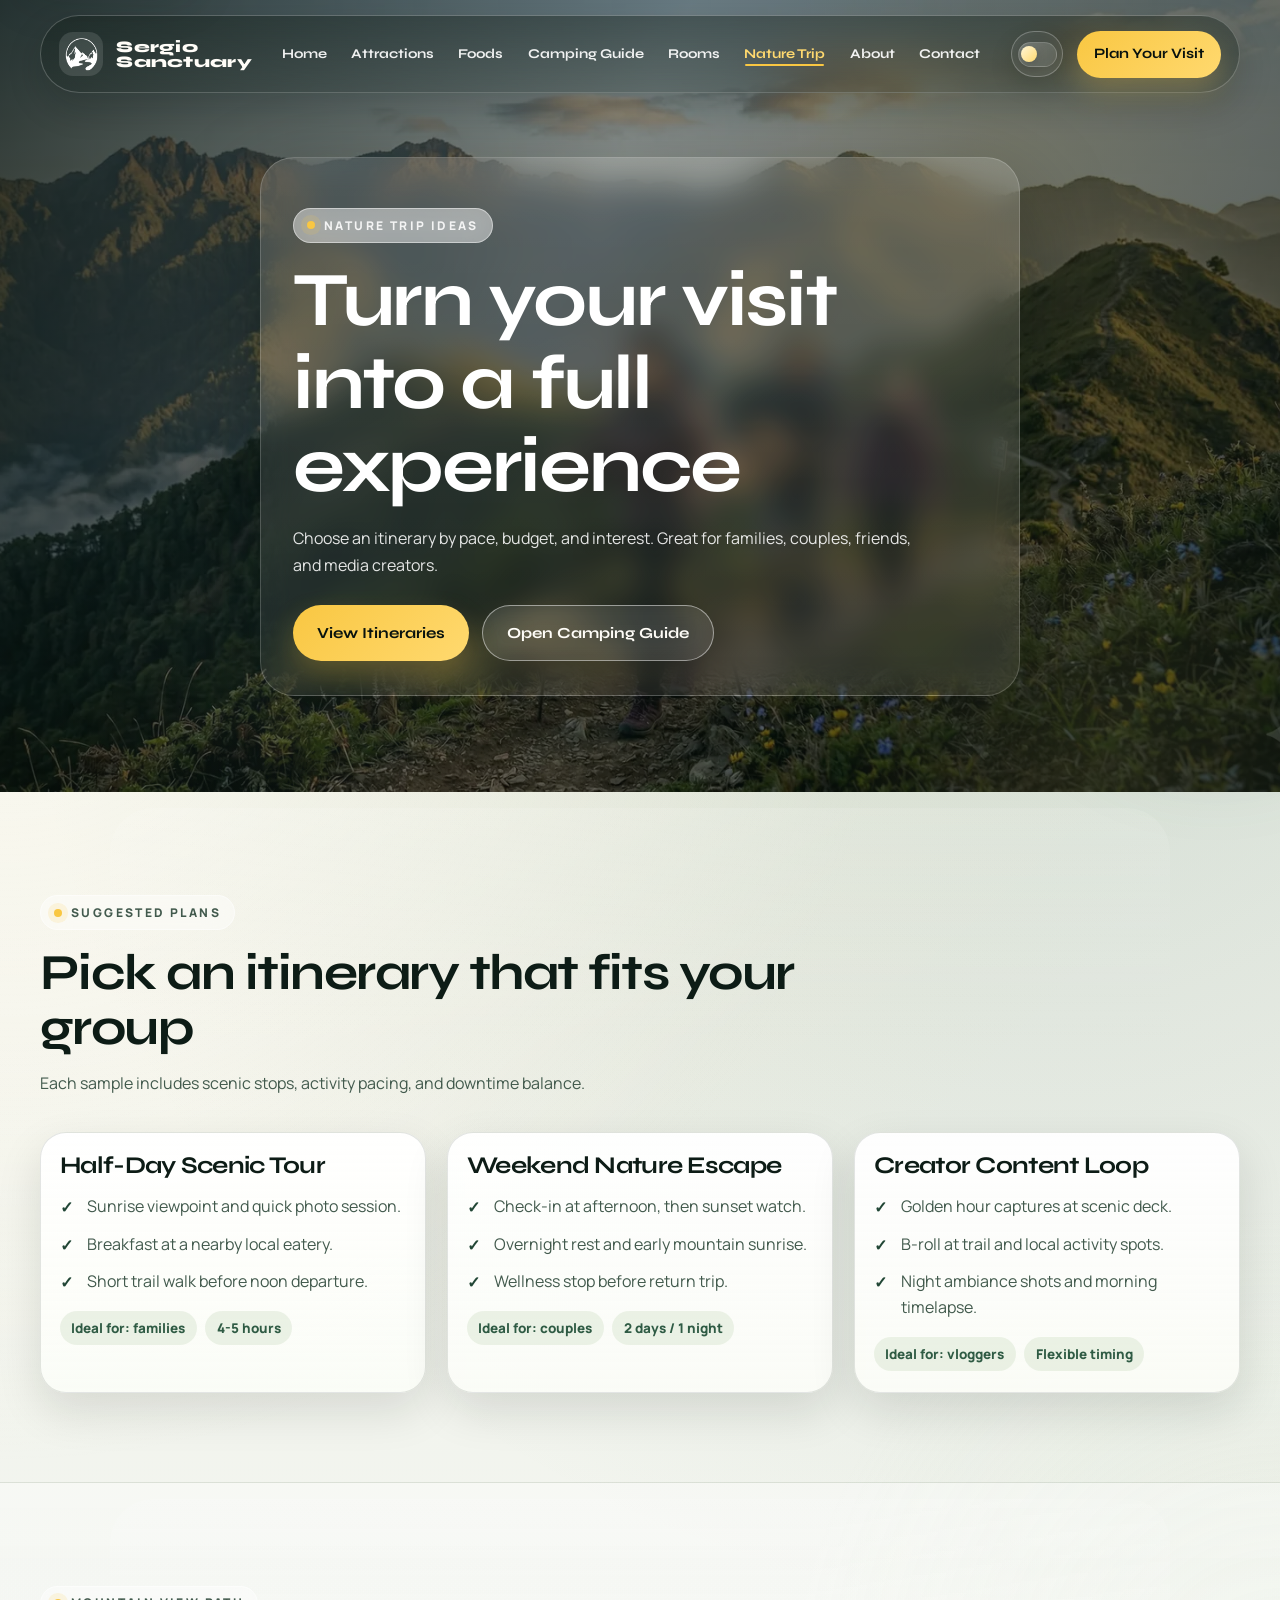
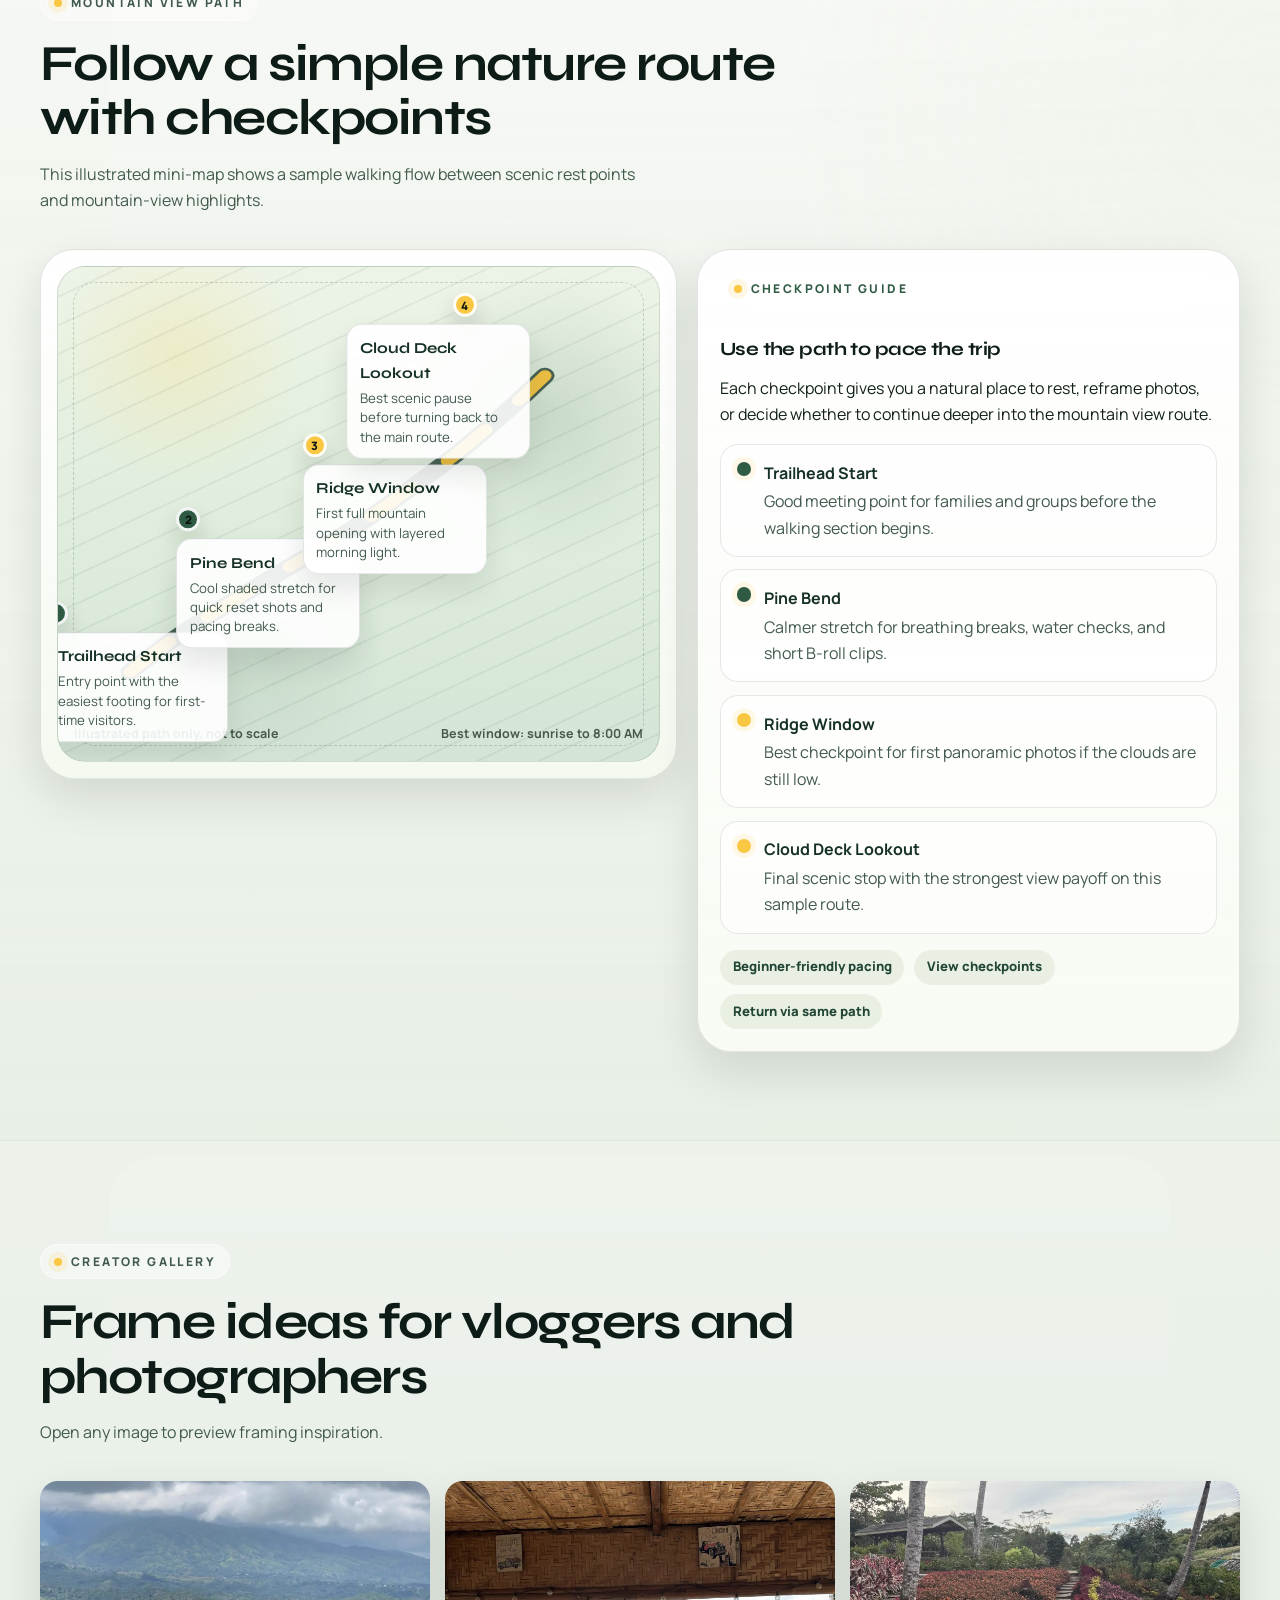
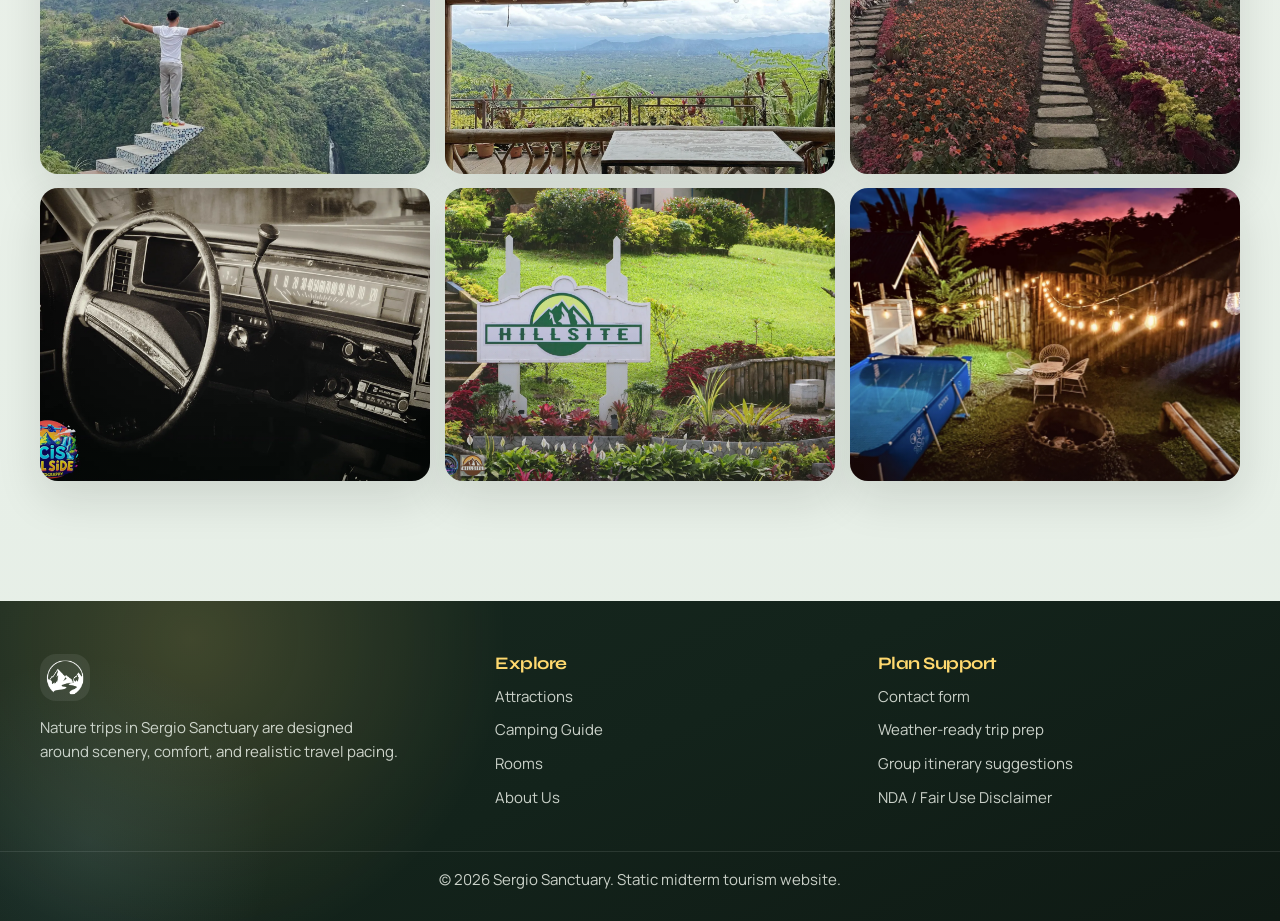
<file: nature-trip.html>
<!DOCTYPE html>
<html lang="en">
<head>
  <meta charset="UTF-8">
  <meta name="viewport" content="width=device-width, initial-scale=1.0">
  <meta name="description" content="Plan your Sergio Sanctuary nature trip with sample itineraries for day trips, weekend escapes, and creator-focused mountain experiences.">
  <title>Sergio Sanctuary | Nature Trip</title>
  <script>
    (() => {
      try {
        const savedTheme = localStorage.getItem("sergio-sanctuary-theme");
        const preferredTheme = window.matchMedia("(prefers-color-scheme: dark)").matches ? "dark" : "light";
        const theme = savedTheme === "dark" || savedTheme === "light" ? savedTheme : preferredTheme;
        document.documentElement.dataset.theme = theme;
        document.documentElement.style.colorScheme = theme;
      } catch {}
    })();
  </script>
  <link rel="stylesheet" href="css/style.css">
    <link rel="icon" type="image/png" href="images/icons/logo-favicon-white.png">
</head>
<body>
  <a class="skip-link" href="#main-content">Skip to main content</a>

  <header class="site-header">
    <div class="container nav-shell">
      <a class="brand" href="index.html" aria-label="Sergio Sanctuary Home">
        <img src="images/icons/logo.webp" alt="Sergio Sanctuary logo">
        <span>Sergio<br>Sanctuary</span>
      </a>
      <button class="menu-toggle" type="button" data-menu-toggle aria-expanded="false" aria-controls="site-menu">
        <span></span>
        <span></span>
        <span></span>
        <span class="sr-only">Toggle navigation menu</span>
      </button>
      <nav class="site-nav" id="site-menu" data-menu aria-label="Primary navigation">
        <a href="index.html" data-nav-link>Home</a>
        <a href="attractions.html" data-nav-link>Attractions</a>
        <a href="foods.html" data-nav-link>Foods</a>
        <a href="camping-guide.html" data-nav-link>Camping Guide</a>
        <a href="rooms.html" data-nav-link>Rooms</a>
        <a href="nature-trip.html" data-nav-link>Nature Trip</a>
        <a href="about.html" data-nav-link>About</a>
        <a href="contact.html" data-nav-link>Contact</a>
      </nav>
      <a class="btn btn--primary btn--small nav-cta" href="contact.html">Plan Your Visit</a>
    </div>
  </header>

  <main id="main-content">
    <section class="hero hero--nature">
      <div class="container hero__content" data-reveal>
        <p class="eyebrow">Nature Trip Ideas</p>
        <h1>Turn your visit into a full experience</h1>
        <p>Choose an itinerary by pace, budget, and interest. Great for families, couples, friends, and media creators.</p>
        <div class="hero__actions">
          <a class="btn btn--primary" href="#itineraries">View Itineraries</a>
          <a class="btn btn--ghost" href="camping-guide.html">Open Camping Guide</a>
        </div>
      </div>
    </section>

    <section class="section" id="itineraries">
      <div class="container">
        <div class="section-head" data-reveal>
          <p class="eyebrow">Suggested Plans</p>
          <h2>Pick an itinerary that fits your group</h2>
          <p>Each sample includes scenic stops, activity pacing, and downtime balance.</p>
        </div>
        <div class="grid-3">
          <article class="card" data-reveal>
            <div class="card__body">
              <h3>Half-Day Scenic Tour</h3>
              <ul class="list-check">
                <li>Sunrise viewpoint and quick photo session.</li>
                <li>Breakfast at a nearby local eatery.</li>
                <li>Short trail walk before noon departure.</li>
              </ul>
              <div class="card__meta">
                <span>Ideal for: families</span>
                <span>4-5 hours</span>
              </div>
            </div>
          </article>
          <article class="card" data-reveal>
            <div class="card__body">
              <h3>Weekend Nature Escape</h3>
              <ul class="list-check">
                <li>Check-in at afternoon, then sunset watch.</li>
                <li>Overnight rest and early mountain sunrise.</li>
                <li>Wellness stop before return trip.</li>
              </ul>
              <div class="card__meta">
                <span>Ideal for: couples</span>
                <span>2 days / 1 night</span>
              </div>
            </div>
          </article>
          <article class="card" data-reveal>
            <div class="card__body">
              <h3>Creator Content Loop</h3>
              <ul class="list-check">
                <li>Golden hour captures at scenic deck.</li>
                <li>B-roll at trail and local activity spots.</li>
                <li>Night ambiance shots and morning timelapse.</li>
              </ul>
              <div class="card__meta">
                <span>Ideal for: vloggers</span>
                <span>Flexible timing</span>
              </div>
            </div>
          </article>
        </div>
      </div>
    </section>

    <section class="section section--alt">
      <div class="container">
        <div class="section-head" data-reveal>
          <p class="eyebrow">Mountain View Path</p>
          <h2>Follow a simple nature route with checkpoints</h2>
          <p>This illustrated mini-map shows a sample walking flow between scenic rest points and mountain-view highlights.</p>
        </div>
        <div class="mini-map-layout">
          <div class="mini-map" data-reveal>
            <div class="mini-map__surface" role="img" aria-label="Illustrated mountain-view path with four checkpoints from trailhead to final lookout">
              <svg class="mini-map__path" viewBox="0 0 100 100" preserveAspectRatio="none" aria-hidden="true">
                <path d="M12 82 C20 74, 26 70, 34 64 S47 55, 55 48 S69 36, 81 22"/>
                <path d="M12 82 C20 74, 26 70, 34 64 S47 55, 55 48 S69 36, 81 22"/>
              </svg>

              <div class="mini-map__marker mini-map__marker--forest" style="--x: 13%; --y: 82%;">
                <span class="mini-map__pin">1</span>
                <span class="mini-map__badge">
                  <strong>Trailhead Start</strong>
                  <span>Entry point with the easiest footing for first-time visitors.</span>
                </span>
              </div>

              <div class="mini-map__marker mini-map__marker--forest" style="--x: 35%; --y: 63%;">
                <span class="mini-map__pin">2</span>
                <span class="mini-map__badge">
                  <strong>Pine Bend</strong>
                  <span>Cool shaded stretch for quick reset shots and pacing breaks.</span>
                </span>
              </div>

              <div class="mini-map__marker mini-map__marker--sun" style="--x: 56%; --y: 48%;">
                <span class="mini-map__pin">3</span>
                <span class="mini-map__badge">
                  <strong>Ridge Window</strong>
                  <span>First full mountain opening with layered morning light.</span>
                </span>
              </div>

              <div class="mini-map__marker mini-map__marker--sun" style="--x: 81%; --y: 22%; --badge-offset: -58%;">
                <span class="mini-map__pin">4</span>
                <span class="mini-map__badge">
                  <strong>Cloud Deck Lookout</strong>
                  <span>Best scenic pause before turning back to the main route.</span>
                </span>
              </div>

              <div class="mini-map__caption">
                <span>Illustrated path only, not to scale</span>
                <span>Best window: sunrise to 8:00 AM</span>
              </div>
            </div>
          </div>

          <aside class="contact-card mini-map-panel" data-reveal>
            <p class="eyebrow">Checkpoint Guide</p>
            <h3>Use the path to pace the trip</h3>
            <p>Each checkpoint gives you a natural place to rest, reframe photos, or decide whether to continue deeper into the mountain view route.</p>
            <ul class="mini-map__legend">
              <li>
                <span class="mini-map__key" style="--marker-color: var(--forest-600);"></span>
                <div>
                  <strong>Trailhead Start</strong>
                  <span>Good meeting point for families and groups before the walking section begins.</span>
                </div>
              </li>
              <li>
                <span class="mini-map__key" style="--marker-color: var(--forest-600);"></span>
                <div>
                  <strong>Pine Bend</strong>
                  <span>Calmer stretch for breathing breaks, water checks, and short B-roll clips.</span>
                </div>
              </li>
              <li>
                <span class="mini-map__key" style="--marker-color: var(--sun-500);"></span>
                <div>
                  <strong>Ridge Window</strong>
                  <span>Best checkpoint for first panoramic photos if the clouds are still low.</span>
                </div>
              </li>
              <li>
                <span class="mini-map__key" style="--marker-color: var(--sun-500);"></span>
                <div>
                  <strong>Cloud Deck Lookout</strong>
                  <span>Final scenic stop with the strongest view payoff on this sample route.</span>
                </div>
              </li>
            </ul>
            <div class="mini-map__meta">
              <span>Beginner-friendly pacing</span>
              <span>View checkpoints</span>
              <span>Return via same path</span>
            </div>
          </aside>
        </div>
      </div>
    </section>

    <section class="section">
      <div class="container">
        <div class="section-head" data-reveal>
          <p class="eyebrow">Creator Gallery</p>
          <h2>Frame ideas for vloggers and photographers</h2>
          <p>Open any image to preview framing inspiration.</p>
        </div>
        <div class="gallery-grid">
          <button class="gallery-button" type="button" data-reveal data-lightbox-src="images/attractions/viewpoint1.webp" data-lightbox-alt="Wide-angle ridge shot at sunrise">
            <img src="images/attractions/viewpoint1.webp" alt="Wide-angle ridge shot at sunrise" loading="lazy">
          </button>
          <button class="gallery-button" type="button" data-reveal data-lightbox-src="images/attractions/lantay_view2.webp" data-lightbox-alt="Mountain horizon cinematic frame">
            <img src="images/attractions/lantay_view2.webp" alt="Mountain horizon cinematic frame" loading="lazy">
          </button>
          <button class="gallery-button" type="button" data-reveal data-lightbox-src="images/attractions/la_presa2.webp" data-lightbox-alt="Lifestyle content with local food and farm setting">
            <img src="images/attractions/la_presa2.webp" alt="Lifestyle content with local food and farm setting" loading="lazy">
          </button>
          <button class="gallery-button" type="button" data-reveal data-lightbox-src="images/attractions/acis_hillside2.webp" data-lightbox-alt="ACIS Hillside nature frame">
            <img src="images/attractions/acis_hillside2.webp" alt="ACIS Hillside nature frame" loading="lazy">
          </button>
          <button class="gallery-button" type="button" data-reveal data-lightbox-src="images/attractions/hillsite1.webp" data-lightbox-alt="Hillside atmosphere for resort content">
            <img src="images/attractions/hillsite1.webp" alt="Hillside atmosphere for resort content" loading="lazy">
          </button>
          <button class="gallery-button" type="button" data-reveal data-lightbox-src="images/attractions/nikas_ridge2.webp" data-lightbox-alt="Nika's Ridge frame with sky and mountain layers">
            <img src="images/attractions/nikas_ridge2.webp" alt="Nika's Ridge frame with sky and mountain layers" loading="lazy">
          </button>
        </div>
      </div>
    </section>
  </main>

  <footer class="site-footer">
    <div class="container footer-grid">
      <section class="footer-brand">
        <img src="images/icons/logo.webp" alt="Sergio Sanctuary emblem">
        <p>Nature trips in Sergio Sanctuary are designed around scenery, comfort, and realistic travel pacing.</p>
      </section>
      <section>
        <h3>Explore</h3>
        <ul>
          <li><a href="attractions.html">Attractions</a></li>
          <li><a href="camping-guide.html">Camping Guide</a></li>
          <li><a href="rooms.html">Rooms</a></li>
          <li><a href="about.html">About Us</a></li>
        </ul>
      </section>
      <section>
        <h3>Plan Support</h3>
        <ul>
          <li><a href="contact.html">Contact form</a></li>
          <li>Weather-ready trip prep</li>
          <li>Group itinerary suggestions</li>
          <li><a href="nda.html">NDA / Fair Use Disclaimer</a></li>
        </ul>
      </section>
    </div>
    <div class="footer-bottom">
      <p>&copy; 2026 Sergio Sanctuary. Static midterm tourism website.</p>
    </div>
  </footer>

  <div class="lightbox" id="lightbox-modal" aria-hidden="true" role="dialog" aria-modal="true" aria-label="Image preview modal">
    <button class="lightbox__close" type="button" data-lightbox-close>Close</button>
    <img id="lightbox-image" alt="">
  </div>

  <script src="js/script.js"></script>
</body>
</html>
</file>
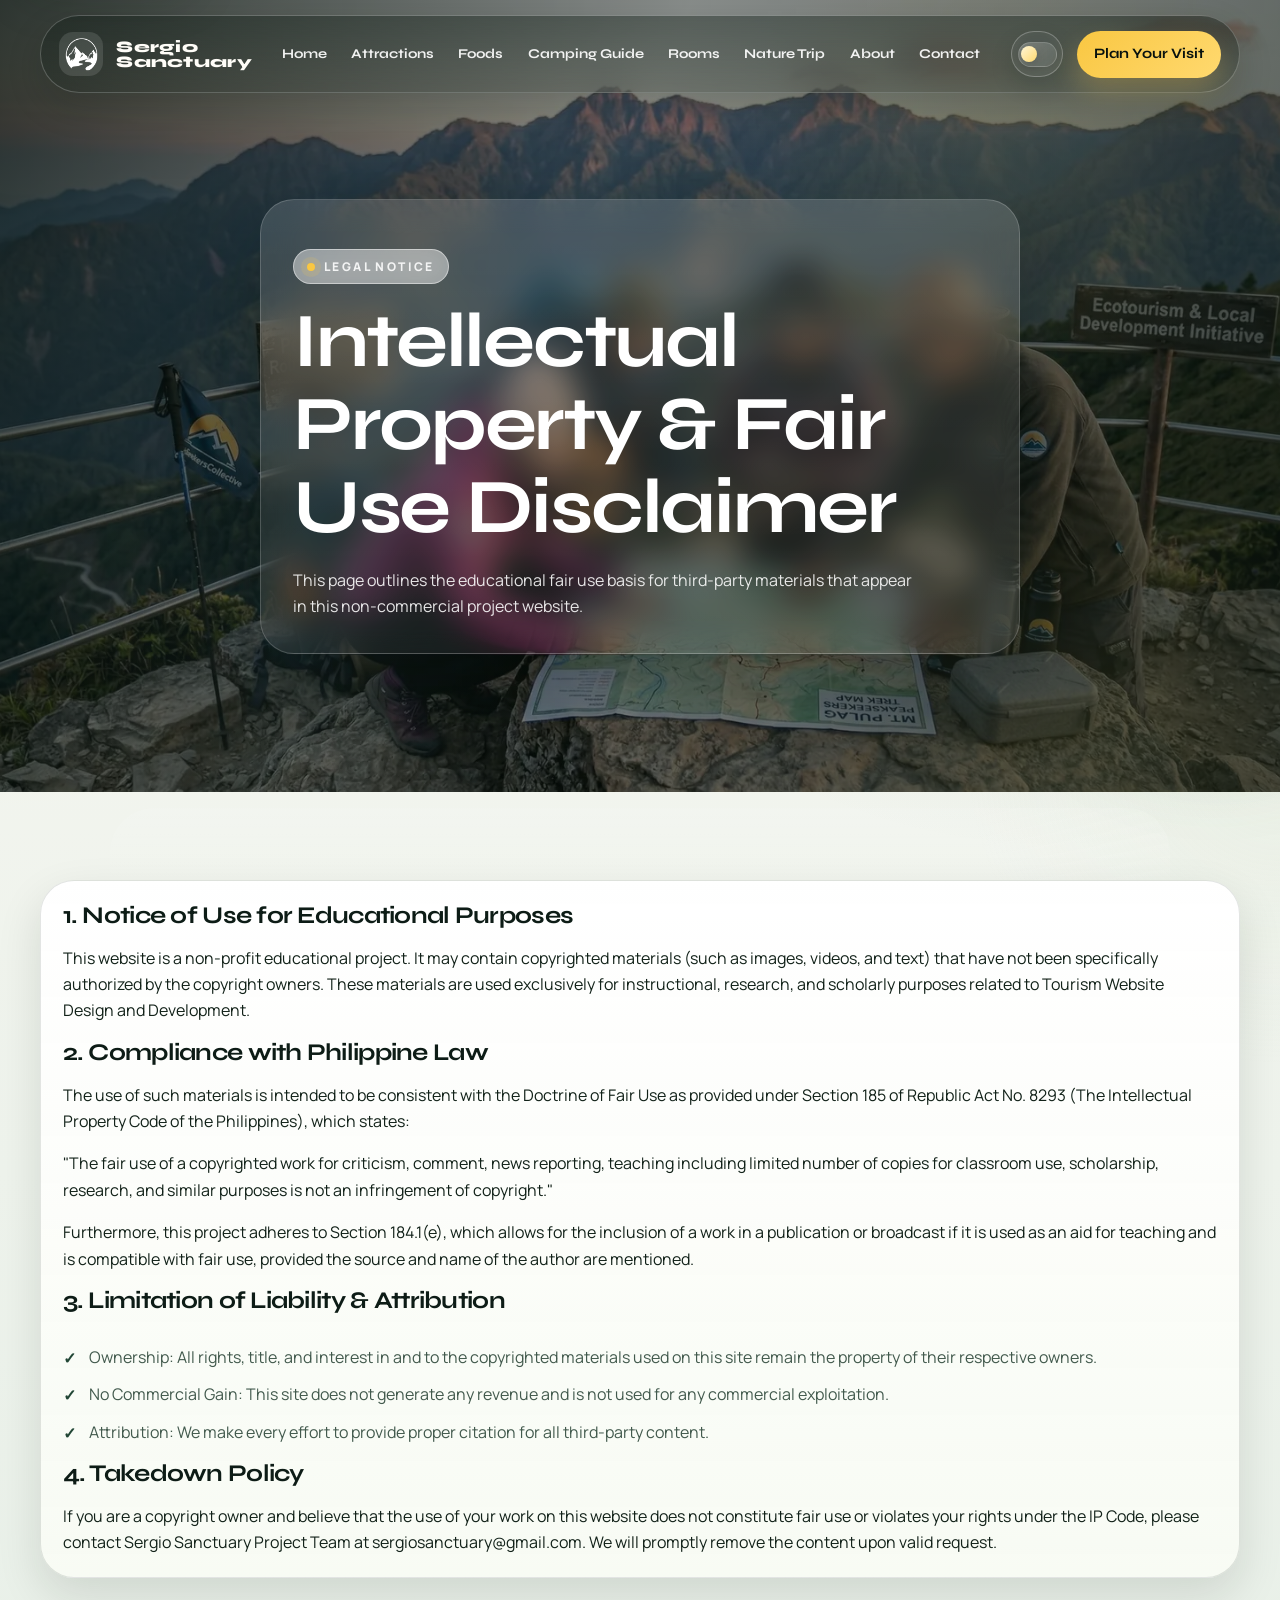
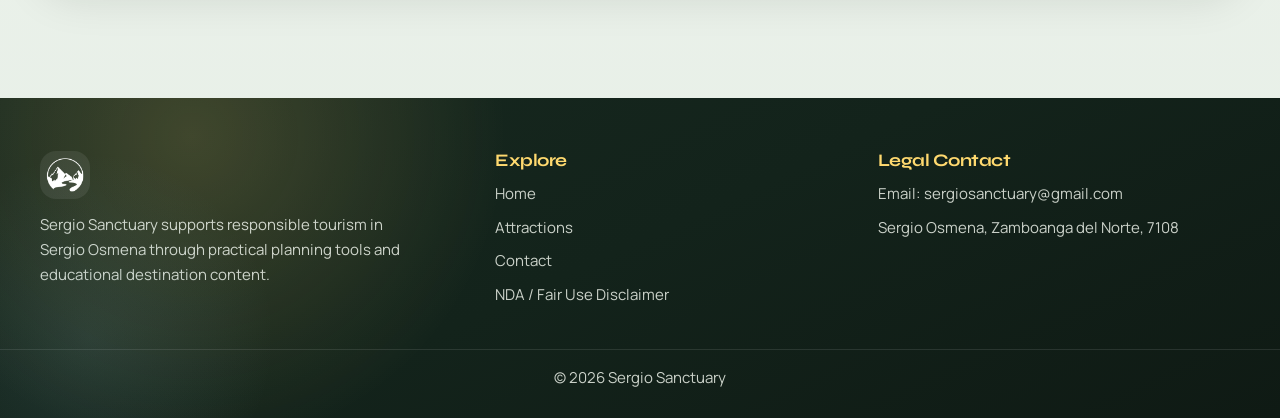
<file: nda.html>
<!DOCTYPE html>
<html lang="en">
<head>
  <meta charset="UTF-8">
  <meta name="viewport" content="width=device-width, initial-scale=1.0">
  <meta name="description" content="Intellectual Property and Fair Use Disclaimer for the Sergio Sanctuary educational website project.">
  <title>Sergio Sanctuary | NDA & Fair Use Disclaimer</title>
  <script>
    (() => {
      try {
        const savedTheme = localStorage.getItem("sergio-sanctuary-theme");
        const preferredTheme = window.matchMedia("(prefers-color-scheme: dark)").matches ? "dark" : "light";
        const theme = savedTheme === "dark" || savedTheme === "light" ? savedTheme : preferredTheme;
        document.documentElement.dataset.theme = theme;
        document.documentElement.style.colorScheme = theme;
      } catch {}
    })();
  </script>
  <link rel="stylesheet" href="css/style.css">
    <link rel="icon" type="image/png" href="images/icons/logo-favicon-white.png">
</head>
<body>
  <a class="skip-link" href="#main-content">Skip to main content</a>

  <header class="site-header">
    <div class="container nav-shell">
      <a class="brand" href="index.html" aria-label="Sergio Sanctuary Home">
        <img src="images/icons/logo.webp" alt="Sergio Sanctuary logo">
        <span>Sergio<br>Sanctuary</span>
      </a>
      <button class="menu-toggle" type="button" data-menu-toggle aria-expanded="false" aria-controls="site-menu">
        <span></span>
        <span></span>
        <span></span>
        <span class="sr-only">Toggle navigation menu</span>
      </button>
      <nav class="site-nav" id="site-menu" data-menu aria-label="Primary navigation">
        <a href="index.html" data-nav-link>Home</a>
        <a href="attractions.html" data-nav-link>Attractions</a>
        <a href="foods.html" data-nav-link>Foods</a>
        <a href="camping-guide.html" data-nav-link>Camping Guide</a>
        <a href="rooms.html" data-nav-link>Rooms</a>
        <a href="nature-trip.html" data-nav-link>Nature Trip</a>
        <a href="about.html" data-nav-link>About</a>
        <a href="contact.html" data-nav-link>Contact</a>
      </nav>
      <a class="btn btn--primary btn--small nav-cta" href="contact.html">Plan Your Visit</a>
    </div>
  </header>

  <main id="main-content">
    <section class="hero hero--about">
      <div class="container hero__content" data-reveal>
        <p class="eyebrow">Legal Notice</p>
        <h1>Intellectual Property &amp; Fair Use Disclaimer</h1>
        <p>This page outlines the educational fair use basis for third-party materials that appear in this non-commercial project website.</p>
      </div>
    </section>

    <section class="section">
      <div class="container">
        <article class="contact-card" data-reveal>
          <h2>1. Notice of Use for Educational Purposes</h2>
          <p>This website is a non-profit educational project. It may contain copyrighted materials (such as images, videos, and text) that have not been specifically authorized by the copyright owners. These materials are used exclusively for instructional, research, and scholarly purposes related to Tourism Website Design and Development.</p>

          <h2>2. Compliance with Philippine Law</h2>
          <p>The use of such materials is intended to be consistent with the Doctrine of Fair Use as provided under Section 185 of Republic Act No. 8293 (The Intellectual Property Code of the Philippines), which states:</p>
          <p>"The fair use of a copyrighted work for criticism, comment, news reporting, teaching including limited number of copies for classroom use, scholarship, research, and similar purposes is not an infringement of copyright."</p>
          <p>Furthermore, this project adheres to Section 184.1(e), which allows for the inclusion of a work in a publication or broadcast if it is used as an aid for teaching and is compatible with fair use, provided the source and name of the author are mentioned.</p>

          <h2>3. Limitation of Liability &amp; Attribution</h2>
          <ul class="list-check">
            <li>Ownership: All rights, title, and interest in and to the copyrighted materials used on this site remain the property of their respective owners.</li>
            <li>No Commercial Gain: This site does not generate any revenue and is not used for any commercial exploitation.</li>
            <li>Attribution: We make every effort to provide proper citation for all third-party content.</li>
          </ul>

          <h2>4. Takedown Policy</h2>
          <p>If you are a copyright owner and believe that the use of your work on this website does not constitute fair use or violates your rights under the IP Code, please contact Sergio Sanctuary Project Team at sergiosanctuary@gmail.com. We will promptly remove the content upon valid request.</p>
        </article>
      </div>
    </section>
  </main>

  <footer class="site-footer">
    <div class="container footer-grid">
      <section class="footer-brand">
        <img src="images/icons/logo.webp" alt="Sergio Sanctuary emblem">
        <p>Sergio Sanctuary supports responsible tourism in Sergio Osmena through practical planning tools and educational destination content.</p>
      </section>
      <section>
        <h3>Explore</h3>
        <ul>
          <li><a href="index.html">Home</a></li>
          <li><a href="attractions.html">Attractions</a></li>
          <li><a href="contact.html">Contact</a></li>
          <li><a href="nda.html">NDA / Fair Use Disclaimer</a></li>
        </ul>
      </section>
      <section>
        <h3>Legal Contact</h3>
        <ul>
          <li>Email: sergiosanctuary@gmail.com</li>
          <li>Sergio Osmena, Zamboanga del Norte, 7108</li>
        </ul>
      </section>
    </div>
    <div class="footer-bottom">
      <p>&copy; 2026 Sergio Sanctuary</p>
    </div>
  </footer>

  <div class="lightbox" id="lightbox-modal" aria-hidden="true" role="dialog" aria-modal="true" aria-label="Image preview modal">
    <button class="lightbox__close" type="button" data-lightbox-close>Close</button>
    <img id="lightbox-image" alt="">
  </div>

  <script src="js/script.js"></script>
</body>
</html>
</file>
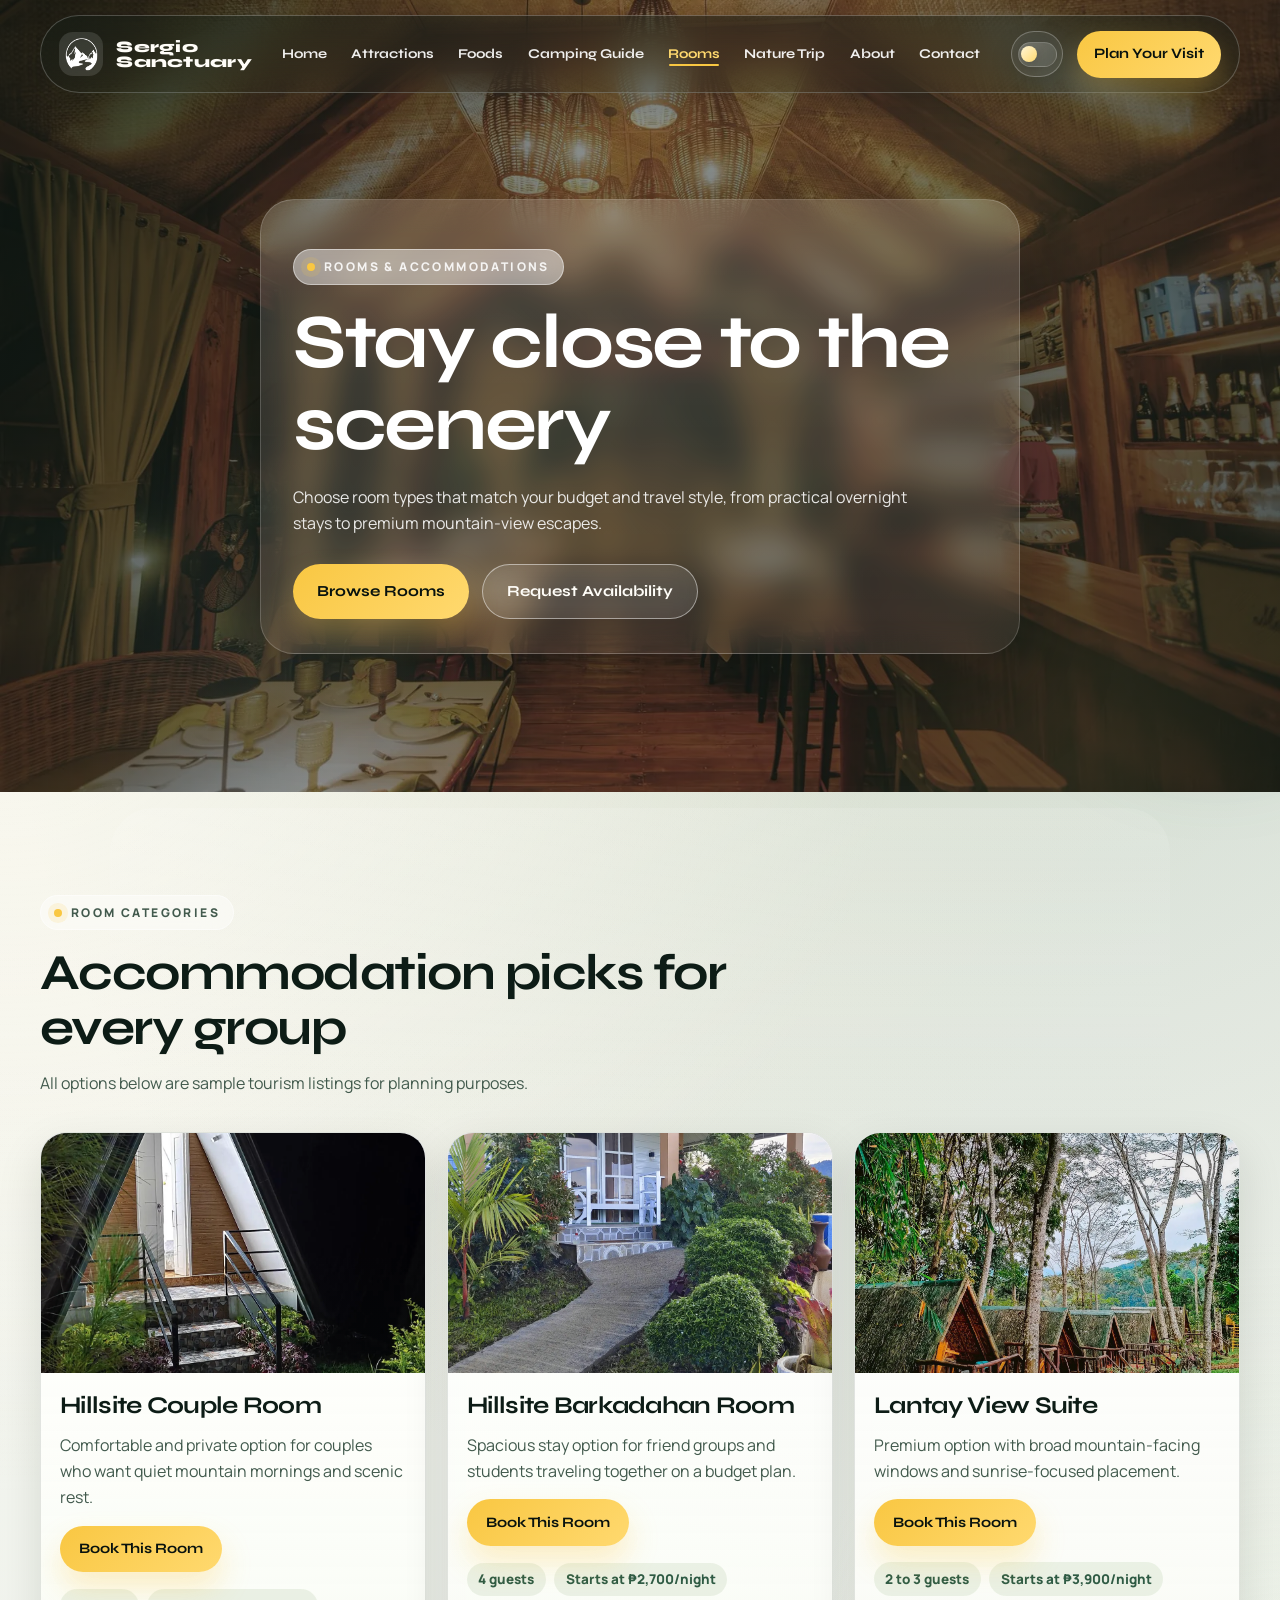
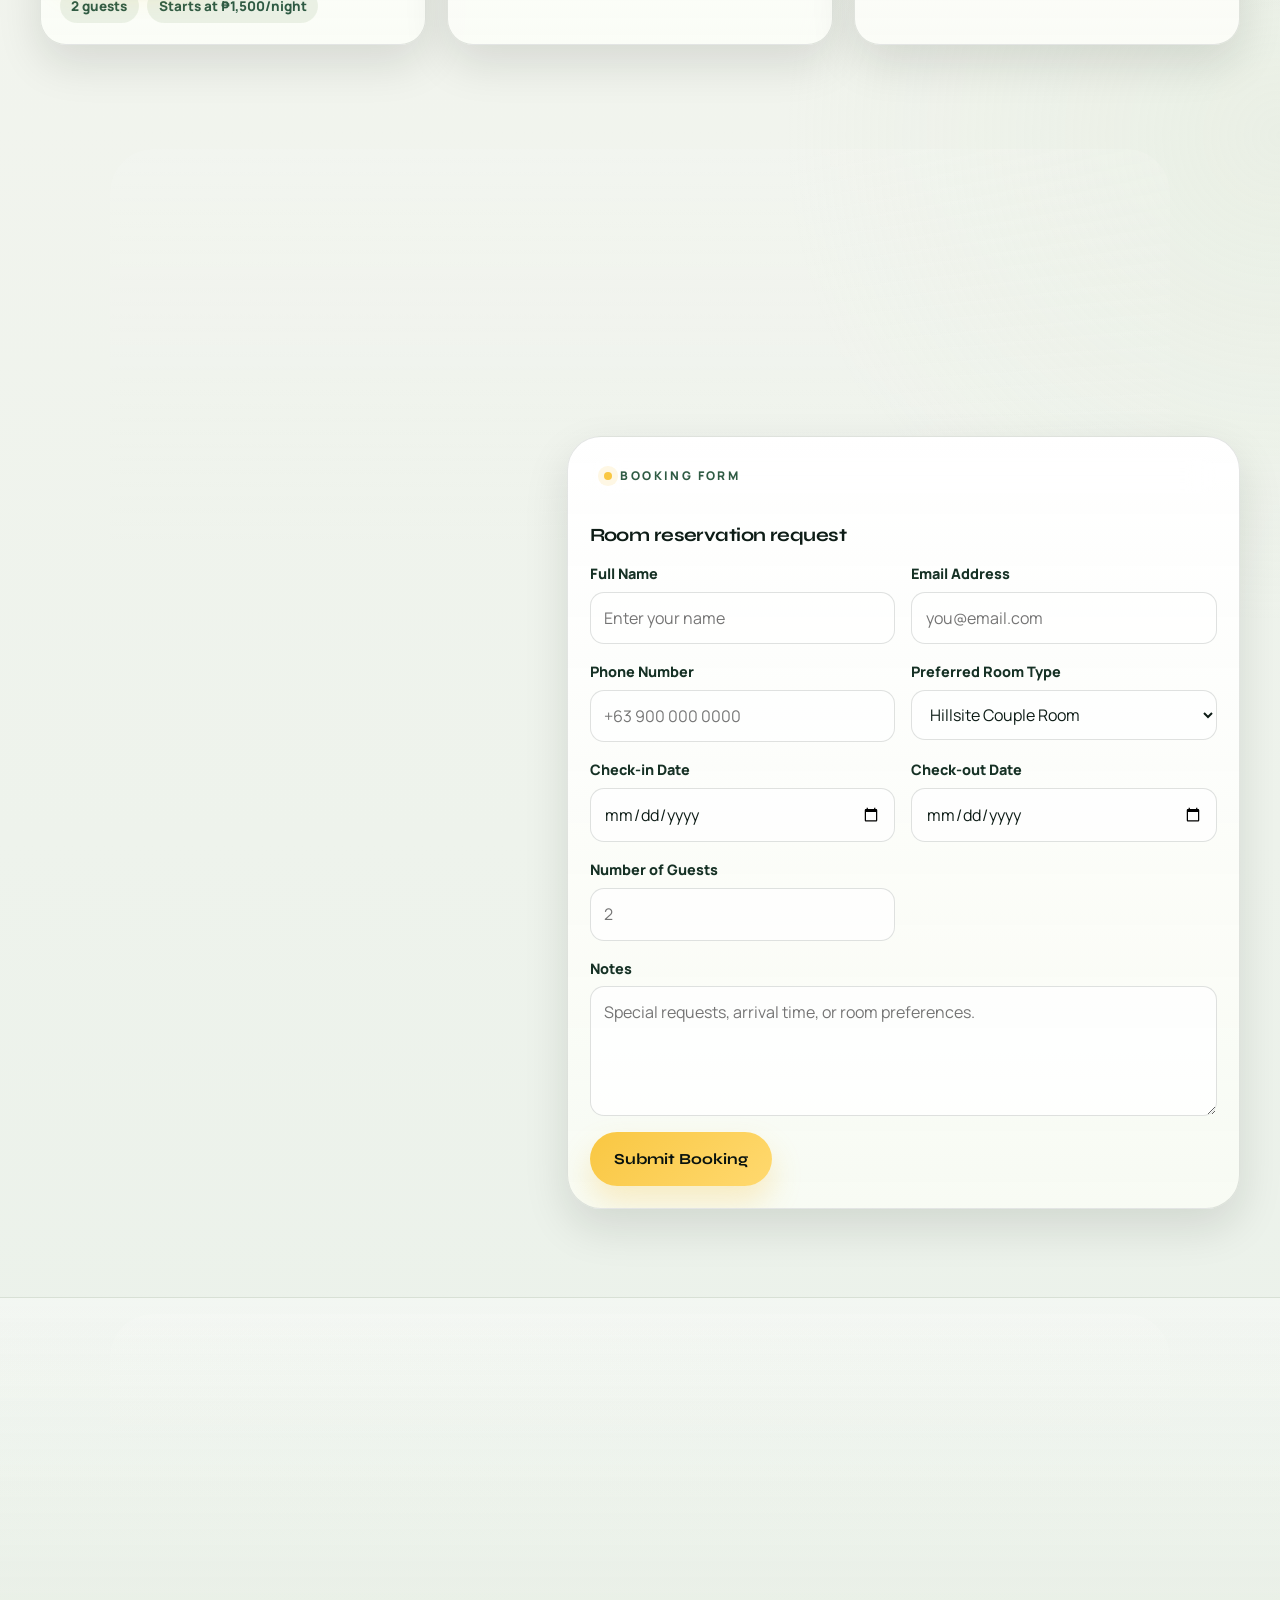
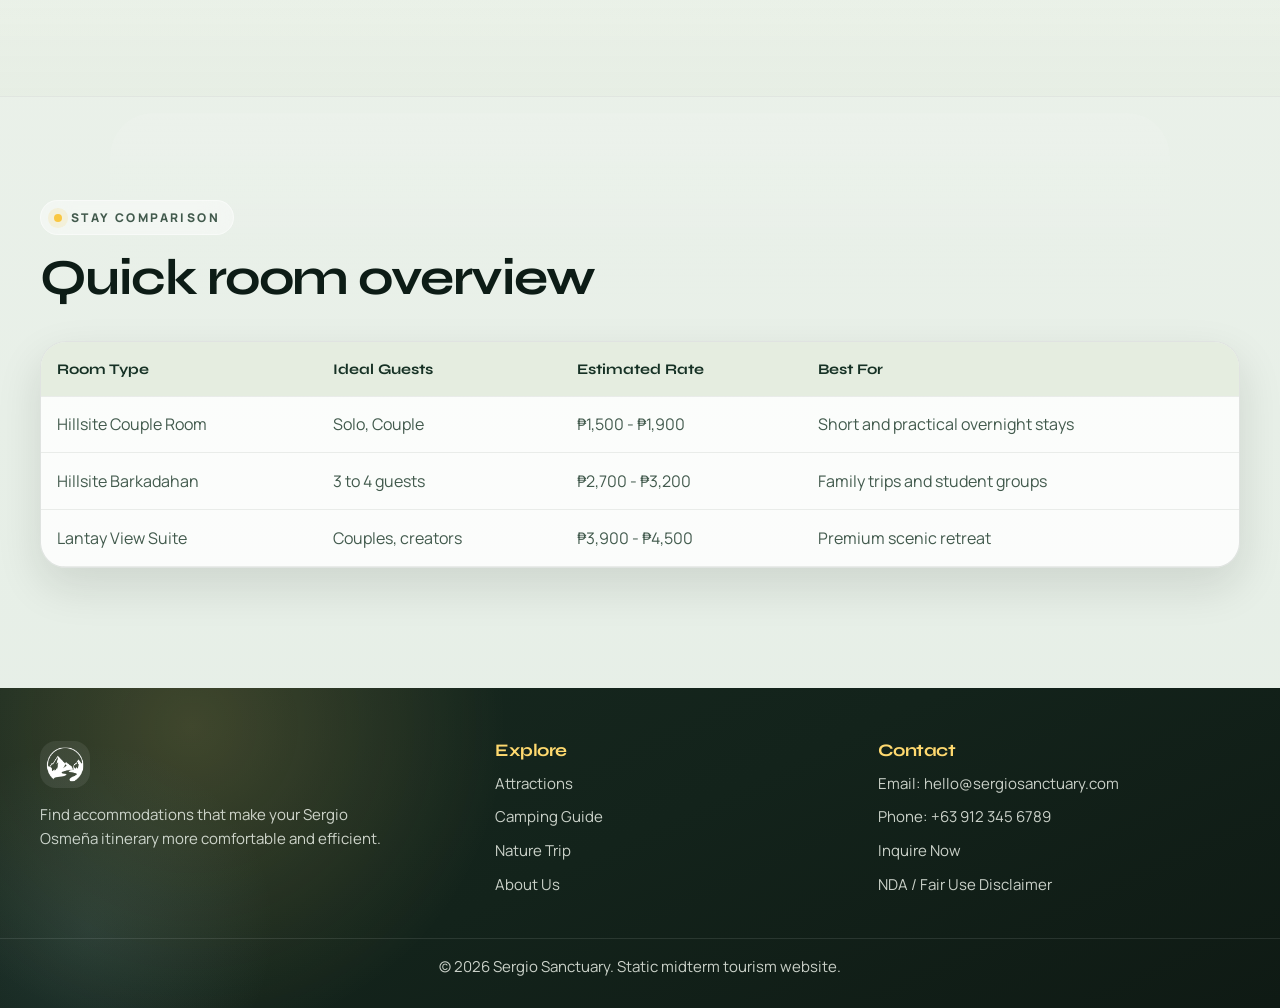
<file: rooms.html>
<!DOCTYPE html>
<html lang="en">
<head>
  <meta charset="UTF-8">
  <meta name="viewport" content="width=device-width, initial-scale=1.0">
  <meta name="description" content="Browse accommodation options in Sergio Sanctuary including cozy rooms, family spaces, and mountain-view stays for every itinerary type.">
  <title>Sergio Sanctuary | Rooms & Accommodations</title>
  <script>
    (() => {
      try {
        const savedTheme = localStorage.getItem("sergio-sanctuary-theme");
        const preferredTheme = window.matchMedia("(prefers-color-scheme: dark)").matches ? "dark" : "light";
        const theme = savedTheme === "dark" || savedTheme === "light" ? savedTheme : preferredTheme;
        document.documentElement.dataset.theme = theme;
        document.documentElement.style.colorScheme = theme;
      } catch {}
    })();
  </script>
  <link rel="stylesheet" href="css/style.css">
    <link rel="icon" type="image/png" href="images/icons/logo-favicon-white.png">
</head>
<body>
  <a class="skip-link" href="#main-content">Skip to main content</a>

  <header class="site-header">
    <div class="container nav-shell">
      <a class="brand" href="index.html" aria-label="Sergio Sanctuary Home">
        <img src="images/icons/logo.webp" alt="Sergio Sanctuary logo">
        <span>Sergio<br>Sanctuary</span>
      </a>
      <button class="menu-toggle" type="button" data-menu-toggle aria-expanded="false" aria-controls="site-menu">
        <span></span>
        <span></span>
        <span></span>
        <span class="sr-only">Toggle navigation menu</span>
      </button>
      <nav class="site-nav" id="site-menu" data-menu aria-label="Primary navigation">
        <a href="index.html" data-nav-link>Home</a>
        <a href="attractions.html" data-nav-link>Attractions</a>
        <a href="foods.html" data-nav-link>Foods</a>
        <a href="camping-guide.html" data-nav-link>Camping Guide</a>
        <a href="rooms.html" data-nav-link>Rooms</a>
        <a href="nature-trip.html" data-nav-link>Nature Trip</a>
        <a href="about.html" data-nav-link>About</a>
        <a href="contact.html" data-nav-link>Contact</a>
      </nav>
      <a class="btn btn--primary btn--small nav-cta" href="contact.html">Plan Your Visit</a>
    </div>
  </header>

  <main id="main-content">
    <section class="hero hero--rooms">
      <div class="container hero__content" data-reveal>
        <p class="eyebrow">Rooms & Accommodations</p>
        <h1>Stay close to the scenery</h1>
        <p>Choose room types that match your budget and travel style, from practical overnight stays to premium mountain-view escapes.</p>
        <div class="hero__actions">
          <a class="btn btn--primary" href="#room-options">Browse Rooms</a>
          <a class="btn btn--ghost" href="contact.html">Request Availability</a>
        </div>
      </div>
    </section>

    <section class="section" id="room-options">
      <div class="container">
        <div class="section-head" data-reveal>
          <p class="eyebrow">Room Categories</p>
          <h2>Accommodation picks for every group</h2>
          <p>All options below are sample tourism listings for planning purposes.</p>
        </div>
        <div class="grid-3">
          <article class="card" data-reveal>
            <div class="card__media">
              <img src="images/attractions/hillsite_couple_room.webp" alt="Hillsite couple room interior setup" loading="lazy">
            </div>
            <div class="card__body">
              <h3>Hillsite Couple Room</h3>
              <p>Comfortable and private option for couples who want quiet mountain mornings and scenic rest.</p>
              <a class="btn btn--primary btn--small" href="#room-booking-form" data-fill-target="booking-room" data-fill-value="couple-room">Book This Room</a>
              <div class="card__meta">
                <span>2 guests</span>
                <span>Starts at ₱1,500/night</span>
              </div>
            </div>
          </article>
          <article class="card" data-reveal>
            <div class="card__media">
              <img src="images/attractions/hillsite_barkadahan_room.webp" alt="Barkadahan room with group-friendly layout" loading="lazy">
            </div>
            <div class="card__body">
              <h3>Hillsite Barkadahan Room</h3>
              <p>Spacious stay option for friend groups and students traveling together on a budget plan.</p>
              <a class="btn btn--primary btn--small" href="#room-booking-form" data-fill-target="booking-room" data-fill-value="barkadahan-room">Book This Room</a>
              <div class="card__meta">
                <span>4 guests</span>
                <span>Starts at ₱2,700/night</span>
              </div>
            </div>
          </article>
          <article class="card" data-reveal>
            <div class="card__media">
              <img src="images/attractions/lantay_view_room.webp" alt="Lantay View premium room with mountain-facing outlook" loading="lazy">
            </div>
            <div class="card__body">
              <h3>Lantay View Suite</h3>
              <p>Premium option with broad mountain-facing windows and sunrise-focused placement.</p>
              <a class="btn btn--primary btn--small" href="#room-booking-form" data-fill-target="booking-room" data-fill-value="lantay-suite">Book This Room</a>
              <div class="card__meta">
                <span>2 to 3 guests</span>
                <span>Starts at ₱3,900/night</span>
              </div>
            </div>
          </article>
        </div>
      </div>
    </section>

    <section class="section" id="room-booking">
      <div class="container">
        <div class="section-head section-head--compact" data-reveal>
          <p class="eyebrow">Room Booking</p>
          <h2>Book a room in advance</h2>
          <p>Choose a room from the cards above, then send a straightforward booking request with the stay details.</p>
        </div>
        <div class="request-layout">
          <aside class="contact-card request-summary" data-reveal>
            <p class="eyebrow">Booking Guide</p>
            <h3>Choose the room that fits the trip</h3>
            <p>Use the room card buttons to preselect the option, then add your stay dates and guest count in one clean form.</p>
            <ul class="request-detail-list">
              <li>
                <strong>Couple room</strong>
                <span>Best for quiet overnight stays, sunrise plans, and simple short trips.</span>
              </li>
              <li>
                <strong>Barkadahan room</strong>
                <span>Best for friends, families, and shared-budget travel groups.</span>
              </li>
              <li>
                <strong>Lantay View Suite</strong>
                <span>Best for scenic stays, premium rest, and slower weekend itineraries.</span>
              </li>
            </ul>
          </aside>
          <section class="contact-card request-form-card form-surface anchor-target" id="room-booking-form">
            <p class="eyebrow">Booking Form</p>
            <h3>Room reservation request</h3>
            <form data-static-form>
              <div class="form-grid">
                <div class="field">
                  <label for="booking-name">Full Name</label>
                  <input id="booking-name" name="booking-name" type="text" autocomplete="name" placeholder="Enter your name" required>
                </div>
                <div class="field">
                  <label for="booking-email">Email Address</label>
                  <input id="booking-email" name="booking-email" type="email" autocomplete="email" placeholder="you@email.com" required>
                </div>
                <div class="field">
                  <label for="booking-phone">Phone Number</label>
                  <input id="booking-phone" name="booking-phone" type="tel" autocomplete="tel" placeholder="+63 900 000 0000">
                </div>
                <div class="field">
                  <label for="booking-room">Preferred Room Type</label>
                  <select id="booking-room" name="booking-room" required>
                    <option value="couple-room">Hillsite Couple Room</option>
                    <option value="barkadahan-room">Hillsite Barkadahan Room</option>
                    <option value="lantay-suite">Lantay View Suite</option>
                  </select>
                </div>
                <div class="field">
                  <label for="booking-checkin">Check-in Date</label>
                  <input id="booking-checkin" name="booking-checkin" type="date" required>
                </div>
                <div class="field">
                  <label for="booking-checkout">Check-out Date</label>
                  <input id="booking-checkout" name="booking-checkout" type="date" required>
                </div>
                <div class="field">
                  <label for="booking-guests">Number of Guests</label>
                  <input id="booking-guests" name="booking-guests" type="number" min="1" max="10" placeholder="2" required>
                </div>
                <div class="field field--full">
                  <label for="booking-notes">Notes</label>
                  <textarea id="booking-notes" name="booking-notes" placeholder="Special requests, arrival time, or room preferences."></textarea>
                </div>
              </div>
              <div class="form-actions">
                <button class="btn btn--primary" type="submit">Submit Booking</button>
              </div>
              <p class="form-status" aria-live="polite"></p>
            </form>
          </section>
        </div>
      </div>
    </section>

    <section class="section section--alt">
      <div class="container">
        <div class="grid-2">
          <article class="card" data-reveal>
            <div class="card__body">
              <h3>Inclusions</h3>
              <ul class="list-check">
                <li>Comfortable bedding and private washroom setup.</li>
                <li>Morning coffee/tea availability in selected rooms.</li>
                <li>Tourist information desk and schedule assistance.</li>
                <li>Parking support and local transport referrals.</li>
              </ul>
            </div>
          </article>
          <article class="card" data-reveal>
            <div class="card__body">
              <h3>Before booking</h3>
              <ul class="list-check">
                <li>Confirm check-in time for early sunrise itinerary plans.</li>
                <li>Request extra blankets during colder weather months.</li>
                <li>Coordinate group room assignments in advance.</li>
                <li>Ask about nearby dining options for late arrivals.</li>
              </ul>
            </div>
          </article>
        </div>
      </div>
    </section>

    <section class="section">
      <div class="container">
        <div class="section-head" data-reveal>
          <p class="eyebrow">Stay Comparison</p>
          <h2>Quick room overview</h2>
        </div>
        <div class="table-wrap" data-reveal>
          <table>
            <thead>
              <tr>
                <th>Room Type</th>
                <th>Ideal Guests</th>
                <th>Estimated Rate</th>
                <th>Best For</th>
              </tr>
            </thead>
            <tbody>
              <tr>
                <td>Hillsite Couple Room</td>
                <td>Solo, Couple</td>
                <td>₱1,500 - ₱1,900</td>
                <td>Short and practical overnight stays</td>
              </tr>
              <tr>
                <td>Hillsite Barkadahan</td>
                <td>3 to 4 guests</td>
                <td>₱2,700 - ₱3,200</td>
                <td>Family trips and student groups</td>
              </tr>
              <tr>
                <td>Lantay View Suite</td>
                <td>Couples, creators</td>
                <td>₱3,900 - ₱4,500</td>
                <td>Premium scenic retreat</td>
              </tr>
            </tbody>
          </table>
        </div>
      </div>
    </section>
  </main>

  <footer class="site-footer">
    <div class="container footer-grid">
      <section class="footer-brand">
        <img src="images/icons/logo.webp" alt="Sergio Sanctuary emblem">
        <p>Find accommodations that make your Sergio Osmeña itinerary more comfortable and efficient.</p>
      </section>
      <section>
        <h3>Explore</h3>
        <ul>
          <li><a href="attractions.html">Attractions</a></li>
          <li><a href="camping-guide.html">Camping Guide</a></li>
          <li><a href="nature-trip.html">Nature Trip</a></li>
          <li><a href="about.html">About Us</a></li>
        </ul>
      </section>
      <section>
        <h3>Contact</h3>
        <ul>
          <li>Email: hello@sergiosanctuary.com</li>
          <li>Phone: +63 912 345 6789</li>
          <li><a href="contact.html">Inquire Now</a></li>
          <li><a href="nda.html">NDA / Fair Use Disclaimer</a></li>
        </ul>
      </section>
    </div>
    <div class="footer-bottom">
      <p>&copy; 2026 Sergio Sanctuary. Static midterm tourism website.</p>
    </div>
  </footer>

  <div class="lightbox" id="lightbox-modal" aria-hidden="true" role="dialog" aria-modal="true" aria-label="Image preview modal">
    <button class="lightbox__close" type="button" data-lightbox-close>Close</button>
    <img id="lightbox-image" alt="">
  </div>

  <script src="js/script.js"></script>
</body>
</html>
</file>
<file: css/style.css>
@import url("https://fonts.googleapis.com/css2?family=Manrope:wght@400;500;600;700;800&family=Raleway:wght@700;800&family=Syne:wght@500;600;700;800&display=swap");

:root {
  --forest-950: #08120e;
  --forest-900: #0d1c16;
  --forest-800: #163125;
  --forest-700: #214635;
  --forest-600: #2f5b44;
  --forest-500: #4a755d;
  --moss-300: #a6bfad;
  --moss-200: #d0ddd0;
  --moss-100: #e7efe7;
  --sand-100: #f3efe2;
  --cream-50: #fffdf8;
  --sun-500: #f9c742;
  --sun-400: #ffd96f;
  --sun-300: #ffe7a8;
  --accent-coral: #25513b;
  --accent-sky: #3f6e54;
  --ink: #122219;
  --text-muted: #425a4d;
  --text-soft: #5d7467;
  --shadow-soft: 0 18px 45px rgba(13, 27, 20, 0.12);
  --shadow-medium: 0 22px 60px rgba(9, 19, 14, 0.18);
  --shadow-hero: 0 32px 90px rgba(7, 15, 11, 0.34);
  --radius-xl: 34px;
  --radius-lg: 26px;
  --radius-md: 18px;
  --transition-fast: 180ms ease;
  --transition-medium: 320ms cubic-bezier(0.22, 1, 0.36, 1);
  --max-width: 1200px;
  --scroll-progress: 0;
}

*,
*::before,
*::after {
  box-sizing: border-box;
}

html {
  font-size: 16px;
  scroll-behavior: smooth;
}

body {
  margin: 0;
  min-height: 100vh;
  overflow-x: hidden;
  font-family: "Manrope", sans-serif;
  color: var(--ink);
  line-height: 1.65;
  background:
    radial-gradient(circle at top left, rgba(255, 217, 111, 0.18), transparent 34%),
    radial-gradient(circle at 82% 14%, rgba(63, 110, 84, 0.18), transparent 28%),
    linear-gradient(180deg, #edf3ea 0%, #f4f5ef 24%, #eef3ec 58%, #e5eee6 100%);
}

body::before,
body::after {
  content: "";
  position: fixed;
  z-index: -1;
  pointer-events: none;
  border-radius: 999px;
  filter: blur(40px);
  opacity: 0.55;
  animation: ambient-float 18s ease-in-out infinite;
}

body::before {
  width: 20rem;
  height: 20rem;
  top: 7rem;
  left: -6rem;
  background: rgba(255, 217, 111, 0.18);
}

body::after {
  width: 24rem;
  height: 24rem;
  right: -8rem;
  bottom: 8rem;
  background: rgba(74, 117, 93, 0.22);
  animation-delay: -7s;
}

img,
video {
  display: block;
  max-width: 100%;
}

h1,
h2,
h3,
h4 {
  margin: 0;
  font-family: "Syne", sans-serif;
  line-height: 1.08;
  letter-spacing: -0.03em;
  color: var(--forest-900);
}

p {
  margin: 0;
}

a {
  color: inherit;
  text-decoration: none;
}

ul {
  margin: 0;
  padding: 0;
  list-style: none;
}

button,
input,
textarea,
select {
  font: inherit;
}

.sr-only {
  position: absolute;
  width: 1px;
  height: 1px;
  padding: 0;
  margin: -1px;
  overflow: hidden;
  clip: rect(0, 0, 0, 0);
  border: 0;
}

.skip-link {
  position: fixed;
  top: 1rem;
  left: 1rem;
  z-index: 120;
  padding: 0.8rem 1.05rem;
  border-radius: 999px;
  background: var(--forest-900);
  color: var(--cream-50);
  box-shadow: var(--shadow-soft);
  transform: translateY(-160%);
  transition: transform var(--transition-medium);
}

.skip-link:focus {
  transform: translateY(0);
}

.container {
  width: min(100% - 2rem, var(--max-width));
  margin: 0 auto;
}

main {
  position: relative;
  isolation: isolate;
}

main::before {
  content: "";
  position: absolute;
  inset: 0;
  z-index: -1;
  pointer-events: none;
  background:
    radial-gradient(circle at 0% 15%, rgba(255, 255, 255, 0.5), transparent 26%),
    radial-gradient(circle at 100% 45%, rgba(212, 227, 204, 0.24), transparent 20%);
}

.section {
  position: relative;
  padding: 5.5rem 0;
}

.section::before {
  content: "";
  position: absolute;
  inset: 1rem auto auto 50%;
  width: min(92vw, 1060px);
  height: calc(100% - 2rem);
  transform: translateX(-50%);
  border-radius: 44px;
  background: linear-gradient(180deg, rgba(255, 255, 255, 0.2), transparent 35%);
  opacity: 0.6;
  pointer-events: none;
}

.section--alt {
  background:
    linear-gradient(180deg, rgba(255, 255, 255, 0.38), rgba(236, 244, 231, 0.48)),
    linear-gradient(180deg, rgba(255, 255, 255, 0), rgba(29, 50, 40, 0.04));
  border-top: 1px solid rgba(28, 47, 36, 0.08);
  border-bottom: 1px solid rgba(28, 47, 36, 0.08);
}

.section-head {
  max-width: 760px;
  margin-bottom: 2.2rem;
}

.section-head--compact {
  margin-bottom: 1.6rem;
}

.section-head h2 {
  font-size: clamp(2rem, 4vw, 3.15rem);
}

.section-head p {
  margin-top: 0.95rem;
  max-width: 60ch;
  color: var(--text-muted);
}

.eyebrow {
  display: inline-flex;
  align-items: center;
  gap: 0.55rem;
  margin-bottom: 1rem;
  padding: 0.42rem 0.82rem;
  border-radius: 999px;
  background: rgba(255, 255, 255, 0.42);
  border: 1px solid rgba(255, 255, 255, 0.45);
  backdrop-filter: blur(14px);
  font-size: 0.75rem;
  font-weight: 800;
  letter-spacing: 0.2em;
  text-transform: uppercase;
  color: var(--forest-600);
}

.eyebrow::before {
  content: "";
  width: 0.5rem;
  height: 0.5rem;
  border-radius: 999px;
  background: var(--sun-500);
  box-shadow: 0 0 0 6px rgba(249, 199, 66, 0.14);
}

.btn {
  position: relative;
  display: inline-flex;
  align-items: center;
  justify-content: center;
  gap: 0.45rem;
  overflow: hidden;
  border: 0;
  border-radius: 999px;
  padding: 0.88rem 1.5rem;
  font-family: "Syne", sans-serif;
  font-size: 0.96rem;
  font-weight: 700;
  cursor: pointer;
  transition:
    transform var(--transition-medium),
    box-shadow var(--transition-medium),
    border-color var(--transition-fast),
    background var(--transition-fast),
    color var(--transition-fast);
}

.btn::after {
  content: "";
  position: absolute;
  inset: 0;
  background: linear-gradient(115deg, transparent 25%, rgba(255, 255, 255, 0.45) 50%, transparent 75%);
  transform: translateX(-130%);
  transition: transform 700ms ease;
}

.btn:hover,
.btn:focus-visible {
  transform: translateY(-2px) scale(1.01);
}

.btn:hover::after,
.btn:focus-visible::after {
  transform: translateX(130%);
}

.btn--primary {
  color: var(--forest-950);
  background: linear-gradient(135deg, var(--sun-500), var(--sun-400));
  box-shadow: 0 16px 30px rgba(249, 199, 66, 0.28);
}

.btn--ghost {
  color: var(--cream-50);
  border: 1px solid rgba(255, 255, 255, 0.48);
  background: rgba(255, 255, 255, 0.08);
  backdrop-filter: blur(14px);
}

.btn--ghost:hover,
.btn--ghost:focus-visible {
  background: rgba(255, 255, 255, 0.16);
  border-color: rgba(255, 255, 255, 0.62);
}

.btn--small {
  padding: 0.72rem 1.18rem;
  font-size: 0.9rem;
}

.site-progress {
  position: fixed;
  inset: 0 auto auto 0;
  z-index: 100;
  width: 100%;
  height: 3px;
  transform-origin: left center;
  transform: scaleX(var(--scroll-progress));
  background: linear-gradient(90deg, var(--sun-500), var(--accent-coral), var(--accent-sky));
  box-shadow: 0 0 24px rgba(249, 199, 66, 0.5);
  pointer-events: none;
}

.site-header {
  position: fixed;
  inset: 0 0 auto 0;
  z-index: 90;
  padding-top: 0.95rem;
}

.nav-shell {
  min-height: 78px;
  display: flex;
  align-items: center;
  gap: 0.85rem;
  padding: 0 1.15rem;
  border: 1px solid rgba(255, 255, 255, 0.22);
  border-radius: 999px;
  background: linear-gradient(180deg, rgba(16, 29, 23, 0.42), rgba(16, 29, 23, 0.26));
  box-shadow: 0 14px 34px rgba(12, 21, 17, 0.2);
  backdrop-filter: blur(18px);
  transition: background var(--transition-medium), border-color var(--transition-medium), box-shadow var(--transition-medium);
}

.site-header.is-scrolled .nav-shell {
  background: rgba(255, 252, 246, 0.82);
  border-color: rgba(28, 47, 36, 0.12);
  box-shadow: 0 18px 42px rgba(19, 33, 26, 0.12);
}

.brand {
  display: inline-flex;
  align-items: center;
  gap: 0.8rem;
  margin-right: 0.35rem;
  flex-shrink: 0;
}

.brand img {
  width: 44px;
  height: 44px;
  padding: 0.35rem;
  border-radius: 14px;
  background: rgba(255, 255, 255, 0.12);
  filter: brightness(0) invert(1);
  transition: filter var(--transition-medium), background var(--transition-medium), transform var(--transition-medium);
}

.brand:hover img {
  transform: rotate(-5deg) scale(1.04);
}

.brand span {
  font-family: "Syne", sans-serif;
  font-size: 1rem;
  font-weight: 800;
  line-height: 0.96;
  color: var(--cream-50);
  letter-spacing: 0.02em;
  transition: color var(--transition-medium);
}

.site-header.is-scrolled .brand img {
  background: rgba(28, 47, 36, 0.08);
  filter: none;
}

.site-header.is-scrolled .brand span {
  color: var(--forest-900);
}

.site-nav {
  display: flex;
  flex: 1 1 auto;
  align-items: center;
  justify-content: flex-start;
  gap: 0.2rem;
  min-width: 0;
}

.site-nav a {
  position: relative;
  display: inline-flex;
  align-items: center;
  min-height: 2.45rem;
  padding: 0.42rem 0.66rem;
  border-radius: 999px;
  color: rgba(255, 255, 255, 0.92);
  font-family: "Syne", sans-serif;
  font-size: 0.84rem;
  font-weight: 700;
  white-space: nowrap;
  transition: color var(--transition-fast), background var(--transition-fast), transform var(--transition-fast);
}

.site-nav a::after {
  content: "";
  position: absolute;
  left: 0.72rem;
  right: 0.72rem;
  bottom: 0.48rem;
  height: 2px;
  border-radius: 999px;
  background: var(--sun-500);
  transform: scaleX(0);
  transition: transform var(--transition-fast);
}

.site-nav a:hover,
.site-nav a:focus-visible {
  background: rgba(255, 255, 255, 0.08);
  transform: translateY(-1px);
}

.site-nav a:hover::after,
.site-nav a:focus-visible::after,
.site-nav a.is-active::after {
  transform: scaleX(1);
}

.site-nav a.is-active {
  color: var(--sun-400);
}

.site-header.is-scrolled .site-nav a {
  color: var(--forest-700);
}

.site-header.is-scrolled .site-nav a:hover,
.site-header.is-scrolled .site-nav a:focus-visible {
  background: rgba(28, 47, 36, 0.07);
}

.site-header.is-scrolled .site-nav a.is-active {
  color: var(--forest-900);
}

.nav-cta {
  flex-shrink: 0;
  color: var(--forest-950);
  white-space: nowrap;
  padding-inline: 1.06rem;
  box-shadow: 0 14px 28px rgba(249, 199, 66, 0.24);
}

.nav-cta:hover,
.nav-cta:focus-visible {
  box-shadow: 0 18px 34px rgba(249, 199, 66, 0.32);
}

.site-nav .nav-menu-cta {
  display: none;
}

.theme-toggle {
  position: relative;
  display: inline-flex;
  align-items: center;
  justify-content: center;
  flex-shrink: 0;
  width: 52px;
  min-width: 52px;
  min-height: 46px;
  padding: 0.34rem;
  border: 1px solid rgba(255, 255, 255, 0.26);
  border-radius: 999px;
  background: rgba(255, 255, 255, 0.08);
  color: var(--cream-50);
  box-shadow: 0 10px 22px rgba(8, 17, 13, 0.16);
  backdrop-filter: blur(18px);
  cursor: pointer;
  transition:
    transform var(--transition-fast),
    background var(--transition-fast),
    border-color var(--transition-fast),
    color var(--transition-fast),
    box-shadow var(--transition-fast);
}

.theme-toggle:hover,
.theme-toggle:focus-visible {
  transform: translateY(-1px);
}

.theme-toggle__track {
  position: relative;
  width: 2.55rem;
  height: 1.55rem;
  border-radius: 999px;
  border: 1px solid rgba(255, 255, 255, 0.18);
  background: linear-gradient(135deg, rgba(255, 255, 255, 0.24), rgba(255, 255, 255, 0.08));
}

.theme-toggle__thumb {
  position: absolute;
  top: 50%;
  left: 0.14rem;
  width: 1rem;
  height: 1rem;
  border-radius: 999px;
  background: linear-gradient(135deg, #fff6d7, var(--sun-400));
  box-shadow: 0 4px 10px rgba(8, 17, 13, 0.2);
  transform: translate(0, -50%);
  transition: transform var(--transition-medium), background var(--transition-medium);
}

.theme-toggle__label {
  display: none;
}

.site-header.is-scrolled .theme-toggle {
  border-color: rgba(13, 28, 22, 0.12);
  background: rgba(13, 28, 22, 0.05);
  color: var(--forest-900);
}

.site-header.is-scrolled .theme-toggle__track {
  border-color: rgba(13, 28, 22, 0.14);
  background: rgba(13, 28, 22, 0.08);
}

.menu-toggle {
  display: none;
  place-items: center;
  gap: 5px;
  width: 46px;
  height: 46px;
  border-radius: 14px;
  border: 1px solid rgba(255, 255, 255, 0.35);
  background: rgba(255, 255, 255, 0.08);
  cursor: pointer;
}

.menu-toggle span {
  display: block;
  width: 20px;
  height: 2px;
  border-radius: 999px;
  background: var(--cream-50);
  transition: transform 220ms ease, opacity 220ms ease, background var(--transition-medium);
}

.site-header.is-scrolled .menu-toggle {
  border-color: rgba(28, 47, 36, 0.14);
  background: rgba(28, 47, 36, 0.05);
}

.site-header.is-scrolled .menu-toggle span {
  background: var(--forest-900);
}

.menu-toggle[aria-expanded="true"] span:nth-child(1) {
  transform: translateY(7px) rotate(45deg);
}

.menu-toggle[aria-expanded="true"] span:nth-child(2) {
  opacity: 0;
}

.menu-toggle[aria-expanded="true"] span:nth-child(3) {
  transform: translateY(-7px) rotate(-45deg);
}

.hero {
  position: relative;
  min-height: 88vh;
  display: flex;
  align-items: center;
  padding: 8.3rem 0 4.5rem;
  color: var(--cream-50);
  overflow: hidden;
  isolation: isolate;
  background-position: center;
  background-size: cover;
}

.hero::before,
.hero::after {
  content: "";
  position: absolute;
  inset: 0;
  pointer-events: none;
}

.hero::before {
  z-index: 1;
  background:
    linear-gradient(115deg, rgba(10, 20, 15, 0.84) 0%, rgba(10, 20, 15, 0.46) 42%, rgba(10, 20, 15, 0.72) 100%),
    radial-gradient(circle at 78% 20%, rgba(255, 217, 111, 0.22), transparent 22%),
    radial-gradient(circle at 22% 82%, rgba(143, 195, 211, 0.14), transparent 20%);
}

.hero::after {
  z-index: 0;
  inset: auto -10% -35% auto;
  width: 38rem;
  height: 38rem;
  border-radius: 999px;
  background: radial-gradient(circle, rgba(255, 217, 111, 0.34) 0%, rgba(255, 217, 111, 0) 68%);
  filter: blur(18px);
  opacity: 0.88;
  animation: sun-drift 12s ease-in-out infinite;
}

.hero__video {
  position: absolute;
  inset: 0;
  z-index: 0;
  width: 100%;
  height: 100%;
  object-fit: cover;
  transform: scale(1.08) translate3d(var(--hero-pan-x, 0px), var(--hero-pan-y, 0px), 0);
  transition: transform 300ms ease-out;
}

.hero__layout {
  position: relative;
  z-index: 2;
  display: grid;
  grid-template-columns: minmax(0, 1.1fr) minmax(280px, 0.78fr);
  gap: 1.8rem;
  align-items: end;
}

.hero__content,
.hero__panel {
  position: relative;
  z-index: 2;
}

.hero__content {
  max-width: 760px;
  padding: 2rem 2rem 2.1rem;
  border: 1px solid rgba(255, 255, 255, 0.18);
  border-radius: var(--radius-xl);
  background: linear-gradient(180deg, rgba(255, 255, 255, 0.14), rgba(255, 255, 255, 0.06));
  box-shadow: var(--shadow-hero);
  backdrop-filter: blur(16px);
}

.hero__content h1 {
  font-size: clamp(2.6rem, 6vw, 5.25rem);
  color: #ffffff;
}

.hero__content p {
  margin-top: 1.1rem;
  max-width: 62ch;
  color: rgba(255, 255, 255, 0.88);
}

.hero__actions {
  display: flex;
  flex-wrap: wrap;
  gap: 0.8rem;
  margin-top: 1.7rem;
}

.hero__intro {
  display: flex;
  flex-direction: column;
}

.hero__panel {
  align-self: end;
  padding: 1.4rem;
  border: 1px solid rgba(255, 255, 255, 0.18);
  border-radius: 30px;
  background: linear-gradient(180deg, rgba(255, 255, 255, 0.16), rgba(255, 255, 255, 0.08));
  backdrop-filter: blur(18px);
  box-shadow: var(--shadow-hero);
  transform: translateY(var(--panel-shift, 0px));
  transition: transform 300ms ease-out;
}

.hero__panel > p:first-child {
  margin-bottom: 0.55rem;
  font-size: 0.78rem;
  font-weight: 800;
  letter-spacing: 0.18em;
  text-transform: uppercase;
  color: rgba(255, 255, 255, 0.76);
}

.hero__panel h2 {
  font-size: clamp(1.5rem, 2.2vw, 2rem);
  color: #ffffff;
}

.hero__microstats {
  display: grid;
  grid-template-columns: repeat(3, minmax(0, 1fr));
  gap: 0.65rem;
  margin-top: 1rem;
}

.hero__microstat {
  padding: 0.8rem;
  border-radius: var(--radius-md);
  background: rgba(255, 255, 255, 0.08);
  border: 1px solid rgba(255, 255, 255, 0.12);
}

.hero__microstat strong {
  display: block;
  font-family: "Syne", sans-serif;
  font-size: 1.2rem;
  color: #ffffff;
}

.hero__microstat span {
  display: block;
  margin-top: 0.2rem;
  color: rgba(255, 255, 255, 0.72);
  font-size: 0.82rem;
}

.hero__list {
  display: grid;
  gap: 0.65rem;
  margin-top: 1rem;
}

.hero__list li {
  display: flex;
  gap: 0.7rem;
  align-items: flex-start;
  padding: 0.72rem 0.8rem;
  border-radius: 14px;
  background: rgba(255, 255, 255, 0.08);
  color: rgba(255, 255, 255, 0.88);
}

.hero__list li::before {
  content: "●";
  color: var(--sun-400);
  font-size: 0.75rem;
  transform: translateY(0.45rem);
}

.hero--home {
  background-image: none;
  background-color: #18261e;
}

.hero--attractions {
  background-image: url("../images/attractions/hillsite2.webp");
}

.hero--foods {
  background-image: url("../images/attractions/cecillias_plate_food.webp");
}

.hero--about {
  background-image: url("../images/backgrounds/aboutUs_hero_image.webp");
}

.hero--contact {
  background-image: url("../images/backgrounds/contact_hero_image.webp");
}

.hero--rooms {
  background-image: url("../images/attractions/resto.webp");
}

.hero--camping {
  background-image: url("../images/backgrounds/camping_hero_image.webp");
}

.hero--nature {
  background-image: url("../images/backgrounds/natureTrip_hero_image.webp");
}

.rotator {
  display: inline-block;
  min-width: min(16ch, 100%);
  color: var(--sun-300);
  text-shadow: 0 0 34px rgba(255, 217, 111, 0.22);
  transition: opacity 240ms ease, transform 240ms ease;
}

.rotator.is-fading {
  opacity: 0.12;
  transform: translateY(10px);
}

.pill-row {
  display: flex;
  flex-wrap: wrap;
  gap: 0.6rem;
  margin-top: 1.2rem;
}

.pill {
  display: inline-flex;
  align-items: center;
  gap: 0.45rem;
  padding: 0.38rem 0.82rem;
  border-radius: 999px;
  border: 1px solid rgba(255, 255, 255, 0.18);
  background: rgba(255, 255, 255, 0.1);
  color: rgba(255, 255, 255, 0.9);
  font-size: 0.83rem;
  font-weight: 700;
  backdrop-filter: blur(14px);
  animation: pill-breathe 5s ease-in-out infinite;
}

.pill::before {
  content: "";
  width: 0.38rem;
  height: 0.38rem;
  border-radius: 999px;
  background: var(--sun-400);
}

.pill:nth-child(2) {
  animation-delay: -1.4s;
}

.pill:nth-child(3) {
  animation-delay: -2.8s;
}

.grid-2,
.grid-3,
.grid-4 {
  display: grid;
  gap: 1.35rem;
}

.grid-2 {
  grid-template-columns: repeat(2, minmax(0, 1fr));
}

.grid-3 {
  grid-template-columns: repeat(3, minmax(0, 1fr));
}

.grid-4 {
  grid-template-columns: repeat(4, minmax(0, 1fr));
}

.card {
  position: relative;
  height: 100%;
  overflow: hidden;
  border: 1px solid rgba(28, 47, 36, 0.12);
  border-radius: var(--radius-lg);
  background:
    linear-gradient(180deg, rgba(255, 255, 255, 0.84), rgba(250, 252, 245, 0.72)),
    rgba(255, 255, 255, 0.72);
  box-shadow: var(--shadow-soft);
  transition:
    transform var(--transition-medium),
    box-shadow var(--transition-medium),
    border-color var(--transition-medium);
}

.card::before {
  content: "";
  position: absolute;
  inset: 0 0 auto;
  height: 4px;
  background: linear-gradient(90deg, rgba(249, 199, 66, 0.82), rgba(143, 195, 211, 0.78));
  opacity: 0;
  transition: opacity var(--transition-fast);
}

.card:hover,
.card:focus-within {
  transform: translateY(-8px);
  border-color: rgba(28, 47, 36, 0.2);
  box-shadow: var(--shadow-medium);
}

.card:hover::before,
.card:focus-within::before {
  opacity: 1;
}

.card__media {
  position: relative;
  aspect-ratio: 16 / 10;
  overflow: hidden;
}

.card__media::after {
  content: "";
  position: absolute;
  inset: auto 0 0;
  height: 50%;
  background: linear-gradient(180deg, transparent, rgba(17, 32, 25, 0.12));
  pointer-events: none;
}

.card__media img {
  width: 100%;
  height: 100%;
  object-fit: cover;
  transform: scale(1.01);
  transition: transform 900ms cubic-bezier(0.22, 1, 0.36, 1), filter var(--transition-medium);
}

.card:hover .card__media img,
.card:focus-within .card__media img {
  transform: scale(1.08);
  filter: saturate(1.04);
}

.card__body {
  display: flex;
  flex-direction: column;
  gap: 0.78rem;
  padding: 1.28rem 1.2rem 1.35rem;
}

.card__body h2,
.card__body h3 {
  font-size: clamp(1.22rem, 2vw, 1.5rem);
}

.card__body p {
  color: var(--text-muted);
}

.card__body .btn {
  align-self: flex-start;
  margin-top: 0.15rem;
}

.card__body > .list-check {
  margin-top: 0.1rem;
}

.card__meta {
  display: flex;
  flex-wrap: wrap;
  gap: 0.55rem;
  margin-top: auto;
  padding-top: 0.25rem;
  color: var(--forest-600);
  font-size: 0.84rem;
  font-weight: 800;
}

.card__meta span {
  padding: 0.36rem 0.7rem;
  border-radius: 999px;
  background: rgba(215, 228, 207, 0.48);
}

.card__hint {
  color: var(--text-soft);
  font-size: 0.9rem;
  font-weight: 700;
}

.carousel {
  --carousel-gap: 1.25rem;
  --carousel-visible: 3;
  position: relative;
}

.carousel__viewport {
  overflow: hidden;
  border-radius: 38px;
  padding: 0.5rem 0.25rem 1rem;
  mask-image: linear-gradient(90deg, transparent, #000 4%, #000 96%, transparent);
}

.carousel__track {
  display: flex;
  align-items: stretch;
  gap: var(--carousel-gap);
  width: max-content;
  animation: carousel-scroll var(--carousel-duration, 40s) linear infinite;
  will-change: transform;
}

.carousel__slide {
  flex: 0 0 var(--carousel-slide-width, 320px);
  width: var(--carousel-slide-width, 320px);
  min-width: 0;
  min-height: 27rem;
}

.carousel.is-paused .carousel__track {
  animation-play-state: paused;
}

.carousel .card:hover {
  transform: none;
}

.carousel .card.is-flipped {
  border-color: rgba(249, 199, 66, 0.48);
  box-shadow: var(--shadow-medium);
}

.card--flip {
  cursor: pointer;
  perspective: 1200px;
}

.card--flip .card__flip {
  display: grid;
  height: 100%;
  transform-style: preserve-3d;
  transition: transform 600ms cubic-bezier(0.22, 1, 0.36, 1);
}

.card--flip .card__face {
  grid-area: 1 / 1;
  height: 100%;
  backface-visibility: hidden;
  border-radius: var(--radius-lg);
  overflow: hidden;
}

.card--flip .card__face--front {
  background: rgba(255, 255, 255, 0.82);
}

.card--flip .card__face--back {
  display: flex;
  align-items: center;
  background:
    linear-gradient(145deg, rgba(255, 240, 196, 0.58), rgba(237, 244, 230, 0.84)),
    #f5f8ef;
  transform: rotateY(180deg);
}

.card--flip .card__face--back .card__body {
  display: flex;
  flex-direction: column;
  justify-content: center;
  height: 100%;
}

.card--flip.is-flipped .card__flip {
  transform: rotateY(180deg);
}

.metrics {
  display: grid;
  grid-template-columns: repeat(3, minmax(0, 1fr));
  gap: 0.9rem;
  margin-top: 1.7rem;
}

.metric {
  position: relative;
  overflow: hidden;
  padding: 1.1rem 1rem;
  border-radius: var(--radius-md);
  border: 1px solid rgba(28, 47, 36, 0.1);
  background:
    linear-gradient(180deg, rgba(255, 255, 255, 0.84), rgba(242, 248, 236, 0.8)),
    rgba(255, 255, 255, 0.74);
  box-shadow: 0 14px 28px rgba(26, 42, 34, 0.08);
  transition: transform var(--transition-medium), box-shadow var(--transition-medium);
}

.metric::after {
  content: "";
  position: absolute;
  inset: auto -20% -55% auto;
  width: 8rem;
  height: 8rem;
  border-radius: 999px;
  background: radial-gradient(circle, rgba(249, 199, 66, 0.22), transparent 70%);
}

.metric:hover {
  transform: translateY(-5px);
  box-shadow: 0 18px 36px rgba(26, 42, 34, 0.12);
}

.metric strong {
  display: block;
  font-family: "Syne", sans-serif;
  color: var(--forest-800);
  font-size: clamp(1.55rem, 3vw, 2.2rem);
}

.metric span {
  display: block;
  margin-top: 0.25rem;
  color: var(--text-muted);
  font-size: 0.9rem;
}

.video-layout {
  display: grid;
  grid-template-columns: minmax(0, 1fr) minmax(0, 1.08fr);
  gap: 1.45rem;
  align-items: center;
}

.video-frame {
  position: relative;
  overflow: hidden;
  border-radius: var(--radius-xl);
  border: 1px solid rgba(28, 47, 36, 0.15);
  background:
    linear-gradient(180deg, rgba(14, 24, 19, 0.38), rgba(14, 24, 19, 0.12)),
    #16261f;
  box-shadow: var(--shadow-medium);
}

.video-frame::before {
  content: "";
  position: absolute;
  inset: 1rem;
  border-radius: 24px;
  border: 1px solid rgba(255, 255, 255, 0.12);
  pointer-events: none;
}

.video-frame video {
  width: 100%;
  max-height: 430px;
}

.mini-map-layout {
  display: grid;
  grid-template-columns: minmax(0, 1.08fr) minmax(300px, 0.92fr);
  gap: 1.25rem;
  align-items: start;
}

.mini-map {
  position: relative;
  overflow: hidden;
  border-radius: var(--radius-xl);
  border: 1px solid rgba(28, 47, 36, 0.12);
  background:
    linear-gradient(180deg, rgba(255, 255, 255, 0.88), rgba(242, 248, 237, 0.82)),
    rgba(255, 255, 255, 0.78);
  box-shadow: var(--shadow-soft);
  padding: 1rem;
}

.mini-map__surface {
  position: relative;
  min-height: clamp(21rem, 48vw, 31rem);
  overflow: hidden;
  border-radius: 28px;
  border: 1px solid rgba(28, 47, 36, 0.12);
  background:
    radial-gradient(circle at 20% 18%, rgba(255, 217, 111, 0.24), transparent 20%),
    radial-gradient(circle at 82% 30%, rgba(74, 117, 93, 0.18), transparent 24%),
    radial-gradient(circle at 34% 78%, rgba(74, 117, 93, 0.12), transparent 22%),
    linear-gradient(180deg, #edf4e7 0%, #dfeddc 54%, #d4e4d6 100%);
}

.mini-map__surface::before,
.mini-map__surface::after {
  content: "";
  position: absolute;
  inset: 0;
  pointer-events: none;
}

.mini-map__surface::before {
  background:
    repeating-linear-gradient(155deg, rgba(33, 70, 53, 0.06) 0 2px, transparent 2px 26px),
    repeating-linear-gradient(25deg, rgba(255, 255, 255, 0.18) 0 1px, transparent 1px 18px);
  mix-blend-mode: multiply;
}

.mini-map__surface::after {
  inset: 0.95rem;
  border-radius: 22px;
  border: 1px dashed rgba(33, 70, 53, 0.2);
}

.mini-map__path {
  position: absolute;
  inset: 0;
  width: 100%;
  height: 100%;
  pointer-events: none;
}

.mini-map__path path,
.mini-map__path polyline {
  fill: none;
  stroke: rgba(22, 49, 37, 0.72);
  stroke-width: 3.2;
  stroke-linecap: round;
  stroke-linejoin: round;
}

.mini-map__path path:last-child,
.mini-map__path polyline:last-child {
  stroke: rgba(249, 199, 66, 0.92);
  stroke-width: 2.2;
  stroke-dasharray: 9 8;
}

.mini-map__marker {
  --marker-color: var(--sun-500);
  --badge-offset: 0;
  position: absolute;
  left: var(--x);
  top: var(--y);
  z-index: 2;
  display: grid;
  gap: 0.45rem;
  transform: translate(-50%, -50%);
}

.mini-map__pin {
  display: grid;
  place-items: center;
  width: 1.5rem;
  height: 1.5rem;
  border-radius: 999px;
  border: 3px solid rgba(255, 255, 255, 0.94);
  background: var(--marker-color);
  color: var(--forest-950);
  font-size: 0.72rem;
  font-weight: 800;
  box-shadow: 0 12px 22px rgba(14, 28, 22, 0.18);
}

.mini-map__marker--forest {
  --marker-color: var(--forest-600);
}

.mini-map__marker--camp {
  --marker-color: #7ca35b;
}

.mini-map__marker--video {
  --marker-color: #8fb293;
}

.mini-map__marker--sun {
  --marker-color: var(--sun-500);
}

.mini-map__badge {
  width: min(11.5rem, 42vw);
  padding: 0.7rem 0.8rem;
  border-radius: 16px;
  border: 1px solid rgba(28, 47, 36, 0.12);
  background: rgba(255, 255, 255, 0.9);
  color: var(--text-muted);
  box-shadow: 0 14px 28px rgba(18, 34, 25, 0.1);
  transform: translateX(var(--badge-offset));
}

.mini-map__badge strong {
  display: block;
  color: var(--forest-800);
  font-family: "Syne", sans-serif;
  font-size: 0.95rem;
}

.mini-map__badge span {
  display: block;
  margin-top: 0.18rem;
  font-size: 0.83rem;
  line-height: 1.45;
}

.mini-map__caption {
  position: absolute;
  left: 1rem;
  right: 1rem;
  bottom: 1rem;
  z-index: 1;
  display: flex;
  justify-content: space-between;
  gap: 0.8rem;
  flex-wrap: wrap;
  font-size: 0.78rem;
  font-weight: 700;
  color: rgba(18, 34, 25, 0.72);
}

.mini-map-panel {
  display: flex;
  flex-direction: column;
  gap: 1rem;
}

.mini-map__legend {
  display: grid;
  gap: 0.8rem;
}

.mini-map__legend li {
  display: grid;
  grid-template-columns: auto minmax(0, 1fr);
  gap: 0.8rem;
  align-items: start;
  padding: 0.92rem 1rem;
  border-radius: 18px;
  border: 1px solid rgba(28, 47, 36, 0.1);
  background: rgba(255, 255, 255, 0.68);
}

.mini-map__key {
  width: 0.9rem;
  height: 0.9rem;
  margin-top: 0.18rem;
  border-radius: 999px;
  background: var(--marker-color, var(--sun-500));
  box-shadow: 0 0 0 5px rgba(249, 199, 66, 0.12);
}

.mini-map__legend strong {
  display: block;
  color: var(--forest-800);
}

.mini-map__legend span {
  display: block;
  margin-top: 0.14rem;
  color: var(--text-muted);
}

.mini-map__meta {
  display: flex;
  flex-wrap: wrap;
  gap: 0.6rem;
}

.mini-map__meta span {
  padding: 0.42rem 0.8rem;
  border-radius: 999px;
  background: rgba(215, 228, 207, 0.48);
  color: var(--forest-700);
  font-size: 0.82rem;
  font-weight: 800;
}

.weather-panel {
  padding: 1.4rem;
  border-radius: var(--radius-xl);
  border: 1px solid rgba(28, 47, 36, 0.12);
  background:
    linear-gradient(180deg, rgba(255, 255, 255, 0.84), rgba(239, 246, 234, 0.8)),
    rgba(255, 255, 255, 0.76);
  box-shadow: var(--shadow-soft);
}

.weather-header {
  display: flex;
  flex-wrap: wrap;
  justify-content: space-between;
  align-items: baseline;
  gap: 0.8rem;
}

.weather-header p,
.weather-status {
  color: var(--text-muted);
}

.weather-status {
  margin-top: 0.8rem;
  font-weight: 700;
}

.weather-grid {
  display: grid;
  grid-template-columns: repeat(7, minmax(0, 1fr));
  gap: 0.75rem;
  margin-top: 1rem;
}

.weather-day {
  padding: 0.88rem 0.78rem;
  border-radius: 16px;
  border: 1px solid rgba(28, 47, 36, 0.1);
  background: rgba(255, 255, 255, 0.68);
  text-align: center;
  transition: transform var(--transition-medium), box-shadow var(--transition-medium), border-color var(--transition-medium);
}

.weather-day:hover {
  transform: translateY(-4px);
  border-color: rgba(249, 199, 66, 0.28);
  box-shadow: 0 14px 26px rgba(19, 33, 26, 0.1);
}

.weather-day strong {
  display: block;
  font-family: "Syne", sans-serif;
  color: var(--forest-800);
}

.weather-day__icon {
  width: 2.2rem;
  height: 2.2rem;
  margin: 0.22rem auto 0.35rem;
  object-fit: contain;
}

.weather-day span {
  display: block;
  margin-top: 0.18rem;
  color: var(--text-muted);
  font-size: 0.85rem;
}

.list-check {
  display: grid;
  gap: 0.68rem;
  margin-top: 0.9rem;
}

.list-check li {
  position: relative;
  padding-left: 1.65rem;
  color: var(--text-muted);
}

.list-check li::before {
  content: "✓";
  position: absolute;
  left: 0;
  top: 0.05rem;
  color: var(--forest-700);
  font-weight: 800;
}

.info-strip {
  margin-bottom: 1rem;
  padding: 1.12rem 1.15rem;
  border-radius: var(--radius-md);
  border: 1px solid rgba(28, 47, 36, 0.12);
  background:
    linear-gradient(135deg, rgba(255, 217, 111, 0.2), rgba(143, 195, 211, 0.12)),
    rgba(255, 255, 255, 0.78);
  box-shadow: 0 12px 24px rgba(25, 41, 33, 0.08);
}

.info-strip strong {
  color: var(--forest-800);
}

.info-strip a {
  color: var(--forest-900);
  font-weight: 700;
  text-decoration: underline;
  text-decoration-thickness: 2px;
  text-underline-offset: 0.16rem;
}

.table-wrap {
  overflow-x: auto;
  border-radius: var(--radius-lg);
  border: 1px solid rgba(28, 47, 36, 0.12);
  background: rgba(255, 255, 255, 0.82);
  box-shadow: var(--shadow-soft);
}

table {
  width: 100%;
  min-width: 620px;
  border-collapse: collapse;
}

th,
td {
  padding: 0.92rem 1rem;
  text-align: left;
  border-bottom: 1px solid rgba(28, 47, 36, 0.08);
}

th {
  background: rgba(215, 228, 207, 0.62);
  color: var(--forest-800);
  font-family: "Syne", sans-serif;
  font-size: 0.92rem;
}

td {
  color: var(--text-muted);
}

.gallery-grid {
  display: grid;
  grid-template-columns: repeat(3, minmax(0, 1fr));
  gap: 0.9rem;
}

.gallery-button {
  position: relative;
  overflow: hidden;
  border: 0;
  border-radius: 18px;
  padding: 0;
  cursor: pointer;
  box-shadow: var(--shadow-soft);
  background: transparent;
  transition: transform var(--transition-medium), box-shadow var(--transition-medium);
}

.gallery-button::after {
  content: "";
  position: absolute;
  inset: 0;
  background: linear-gradient(180deg, transparent 45%, rgba(17, 32, 25, 0.24) 100%);
}

.gallery-button:hover {
  transform: translateY(-6px);
  box-shadow: var(--shadow-medium);
}

.gallery-button img {
  width: 100%;
  aspect-ratio: 4 / 3;
  object-fit: cover;
  transform: scale(1.01);
  transition: transform 900ms cubic-bezier(0.22, 1, 0.36, 1);
}

.gallery-button:hover img,
.gallery-button:focus-visible img {
  transform: scale(1.08);
}

.lightbox {
  position: fixed;
  inset: 0;
  z-index: 130;
  display: none;
  place-items: center;
  padding: 1rem;
  background: rgba(8, 14, 11, 0.82);
  backdrop-filter: blur(18px);
}

.lightbox.is-open {
  display: grid;
  animation: fade-in 280ms ease;
}

.lightbox img {
  max-width: min(95vw, 920px);
  max-height: 78vh;
  border-radius: 20px;
  border: 1px solid rgba(255, 255, 255, 0.18);
  box-shadow: var(--shadow-hero);
}

.lightbox__close {
  position: absolute;
  top: 1rem;
  right: 1rem;
  border: 1px solid rgba(255, 255, 255, 0.2);
  border-radius: 999px;
  background: rgba(255, 255, 255, 0.1);
  color: #ffffff;
  padding: 0.55rem 0.9rem;
  cursor: pointer;
  transition: background var(--transition-fast), transform var(--transition-fast);
}

.lightbox__close:hover,
.lightbox__close:focus-visible {
  background: rgba(255, 255, 255, 0.18);
  transform: translateY(-1px);
}

.contact-layout {
  display: grid;
  grid-template-columns: minmax(0, 0.9fr) minmax(0, 1.1fr);
  gap: 1.2rem;
}

.contact-card,
.contact-map-large {
  overflow: hidden;
  border-radius: var(--radius-xl);
  border: 1px solid rgba(28, 47, 36, 0.12);
  background:
    linear-gradient(180deg, rgba(255, 255, 255, 0.84), rgba(247, 250, 242, 0.78)),
    rgba(255, 255, 255, 0.76);
  box-shadow: var(--shadow-soft);
}

.contact-card {
  display: flex;
  flex-direction: column;
  gap: 1rem;
  padding: 1.35rem;
}

.contact-map-large {
  margin-top: 2.2rem;
  padding: 1.25rem;
}

.contact-map-large img {
  width: 100%;
  height: 100%;
  object-fit: contain;
  border-radius: 22px;
  border: 1px solid rgba(28, 47, 36, 0.12);
}

.contact-points {
  display: grid;
  gap: 0.7rem;
  margin-top: 1rem;
}

.contact-card--info .contact-points {
  gap: 0.8rem;
}

.contact-points li {
  color: var(--text-muted);
}

.contact-card--info .contact-points li,
.request-detail-list li {
  display: grid;
  gap: 0.25rem;
  padding: 0.95rem 1rem;
  border-radius: 18px;
  border: 1px solid rgba(28, 47, 36, 0.09);
  background: rgba(255, 255, 255, 0.68);
}

.contact-card--info .contact-points li strong,
.request-detail-list li strong {
  color: var(--forest-800);
}

.anchor-target {
  scroll-margin-top: 8rem;
}

.request-layout {
  display: grid;
  grid-template-columns: minmax(0, 0.86fr) minmax(0, 1.14fr);
  gap: 1.2rem;
  align-items: start;
}

.request-summary,
.request-form-card {
  min-height: 100%;
}

.request-summary > p:not(.eyebrow),
.request-form-card > p:not(.eyebrow),
.contact-card--info > p:not(.eyebrow),
.contact-card--form > p:not(.eyebrow) {
  color: var(--text-muted);
}

.request-detail-list {
  display: grid;
  gap: 0.8rem;
  margin-top: 0.3rem;
}

.request-form-card form,
.contact-card--form form {
  display: grid;
  gap: 1rem;
}

.form-grid {
  display: grid;
  grid-template-columns: repeat(2, minmax(0, 1fr));
  gap: 1rem;
}

.field {
  display: flex;
  flex-direction: column;
  gap: 0.38rem;
}

.field--full {
  grid-column: 1 / -1;
}

label {
  color: var(--forest-800);
  font-size: 0.9rem;
  font-weight: 800;
}

input,
textarea,
select {
  width: 100%;
  border: 1px solid rgba(28, 47, 36, 0.14);
  border-radius: 14px;
  background: rgba(255, 255, 255, 0.78);
  color: var(--forest-900);
  padding: 0.75rem 0.82rem;
  transition: border-color var(--transition-fast), box-shadow var(--transition-fast), background var(--transition-fast);
}

input:focus,
textarea:focus,
select:focus {
  outline: none;
  border-color: rgba(51, 85, 67, 0.48);
  box-shadow: 0 0 0 4px rgba(249, 199, 66, 0.18);
  background: #ffffff;
}

textarea {
  min-height: 130px;
  resize: vertical;
}

.form-actions {
  display: flex;
  flex-wrap: wrap;
  align-items: center;
  gap: 0.85rem;
}

.field-error {
  border-color: #c24747;
  box-shadow: 0 0 0 4px rgba(194, 71, 71, 0.12);
}

.field-message {
  min-height: 1.15rem;
  font-size: 0.82rem;
  color: #9e3a3a;
}

.form-status {
  display: none;
  margin-top: 0.95rem;
  padding: 0.9rem 1rem;
  border-radius: 14px;
  font-weight: 800;
}

.form-status.is-visible {
  display: block;
}

.form-status.is-success {
  background: rgba(220, 242, 219, 0.92);
  color: #255236;
}

.form-status.is-error {
  background: rgba(250, 226, 226, 0.94);
  color: #7d3535;
}

.form-surface,
.form-surface *,
.form-surface *::before,
.form-surface *::after {
  animation: none !important;
}

.form-surface,
.form-surface[data-reveal],
.form-surface[data-reveal="left"],
.form-surface[data-reveal="right"],
.form-surface[data-reveal="zoom"] {
  opacity: 1;
  transform: none;
  transition: none;
}

.form-surface .btn,
.form-surface input,
.form-surface textarea,
.form-surface select,
.form-surface .form-status,
.form-surface .field-message {
  transition: none;
}

.form-surface .btn::after {
  display: none;
}

.form-surface .btn:hover,
.form-surface .btn:focus-visible {
  transform: none;
}

.site-footer {
  position: relative;
  margin-top: 2rem;
  padding-top: 3.3rem;
  color: rgba(243, 248, 239, 0.88);
  background:
    radial-gradient(circle at 15% 12%, rgba(255, 217, 111, 0.18), transparent 28%),
    linear-gradient(155deg, #17281f 0%, #13231b 48%, #0f1a14 100%);
  overflow: hidden;
}

.site-footer::before {
  content: "";
  position: absolute;
  inset: auto auto -35% -8%;
  width: 24rem;
  height: 24rem;
  border-radius: 999px;
  background: radial-gradient(circle, rgba(143, 195, 211, 0.12), transparent 68%);
}

.footer-grid {
  display: grid;
  grid-template-columns: 1.2fr 1fr 1fr;
  gap: 1.3rem;
  padding-bottom: 2rem;
}

.footer-brand {
  max-width: 360px;
}

.footer-brand img {
  width: 50px;
  margin-bottom: 0.9rem;
  padding: 0.4rem;
  border-radius: 16px;
  background: rgba(255, 255, 255, 0.08);
  filter: brightness(0) invert(1);
}

.site-footer h3 {
  margin-bottom: 0.75rem;
  color: var(--sun-400);
  font-size: 1.1rem;
}

.site-footer li,
.site-footer p {
  margin-bottom: 0.55rem;
  color: rgba(243, 248, 239, 0.82);
  font-size: 0.94rem;
}

.site-footer a:hover,
.site-footer a:focus-visible {
  color: var(--sun-300);
}

.footer-bottom {
  padding: 1rem 0 1.2rem;
  border-top: 1px solid rgba(255, 255, 255, 0.1);
  text-align: center;
  font-size: 0.86rem;
  color: rgba(243, 248, 239, 0.65);
}

[data-reveal] {
  opacity: 0;
  transform: translate3d(0, 26px, 0) scale(0.985);
  transition: opacity 720ms cubic-bezier(0.22, 1, 0.36, 1), transform 720ms cubic-bezier(0.22, 1, 0.36, 1);
  transition-delay: var(--reveal-delay, 0ms);
}

[data-reveal].is-revealed {
  opacity: 1;
  transform: translate3d(0, 0, 0) scale(1);
}

[data-reveal="left"] {
  transform: translate3d(-28px, 0, 0) scale(0.985);
}

[data-reveal="right"] {
  transform: translate3d(28px, 0, 0) scale(0.985);
}

[data-reveal="zoom"] {
  transform: translate3d(0, 18px, 0) scale(0.94);
}

.hero__panel[data-reveal] {
  transform: translate3d(28px, calc(26px + var(--panel-shift, 0px)), 0) scale(0.985);
}

.hero__panel[data-reveal].is-revealed {
  transform: translate3d(0, var(--panel-shift, 0px), 0) scale(1);
}

.is-tilting {
  transition: transform 160ms ease, box-shadow var(--transition-medium), border-color var(--transition-medium);
  transform-style: preserve-3d;
  will-change: transform;
}

.is-tilting.is-tilt-active {
  box-shadow: var(--shadow-medium);
}

@keyframes carousel-scroll {
  from {
    transform: translateX(0);
  }
  to {
    transform: translateX(calc(-1 * var(--carousel-scroll)));
  }
}

@keyframes ambient-float {
  0%,
  100% {
    transform: translate3d(0, 0, 0) scale(1);
  }
  50% {
    transform: translate3d(1.2rem, -1.4rem, 0) scale(1.04);
  }
}

@keyframes sun-drift {
  0%,
  100% {
    transform: translate3d(0, 0, 0) scale(1);
  }
  50% {
    transform: translate3d(-1.6rem, -1rem, 0) scale(1.06);
  }
}

@keyframes pill-breathe {
  0%,
  100% {
    transform: translateY(0);
  }
  50% {
    transform: translateY(-2px);
  }
}

@keyframes fade-in {
  from {
    opacity: 0;
  }
  to {
    opacity: 1;
  }
}

html[data-theme="dark"] body {
  color: #e8f1ea;
  background:
    radial-gradient(circle at top left, rgba(255, 217, 111, 0.14), transparent 30%),
    radial-gradient(circle at 82% 14%, rgba(47, 91, 68, 0.22), transparent 28%),
    linear-gradient(180deg, #07100c 0%, #0b1712 36%, #0e1d16 100%);
}

html[data-theme="dark"] body::before {
  background: rgba(255, 217, 111, 0.1);
}

html[data-theme="dark"] body::after {
  background: rgba(47, 91, 68, 0.24);
}

html[data-theme="dark"] main::before {
  background:
    radial-gradient(circle at 0% 15%, rgba(255, 217, 111, 0.08), transparent 26%),
    radial-gradient(circle at 100% 45%, rgba(74, 117, 93, 0.16), transparent 22%);
}

html[data-theme="dark"] h1,
html[data-theme="dark"] h2,
html[data-theme="dark"] h3,
html[data-theme="dark"] h4,
html[data-theme="dark"] .metric strong,
html[data-theme="dark"] .weather-day strong,
html[data-theme="dark"] th,
html[data-theme="dark"] label,
html[data-theme="dark"] .info-strip strong {
  color: #f3f7f1;
}

html[data-theme="dark"] .skip-link {
  background: var(--sun-500);
  color: var(--forest-950);
}

html[data-theme="dark"] .section::before {
  background: linear-gradient(180deg, rgba(255, 255, 255, 0.04), transparent 35%);
}

html[data-theme="dark"] .section--alt {
  background:
    linear-gradient(180deg, rgba(7, 16, 12, 0.45), rgba(13, 28, 22, 0.72)),
    linear-gradient(180deg, rgba(255, 255, 255, 0), rgba(255, 217, 111, 0.04));
  border-top-color: rgba(255, 217, 111, 0.08);
  border-bottom-color: rgba(255, 217, 111, 0.08);
}

html[data-theme="dark"] .section-head p,
html[data-theme="dark"] .card__body p,
html[data-theme="dark"] .metric span,
html[data-theme="dark"] .weather-status,
html[data-theme="dark"] .weather-header p,
html[data-theme="dark"] .weather-day span,
html[data-theme="dark"] .contact-points li,
html[data-theme="dark"] .request-detail-list li,
html[data-theme="dark"] td,
html[data-theme="dark"] .list-check li,
html[data-theme="dark"] .field-message,
html[data-theme="dark"] .hero__microstat span,
html[data-theme="dark"] .site-footer li,
html[data-theme="dark"] .site-footer p,
html[data-theme="dark"] .footer-bottom {
  color: rgba(226, 236, 228, 0.76);
}

html[data-theme="dark"] .eyebrow {
  background: rgba(7, 16, 12, 0.68);
  border-color: rgba(255, 217, 111, 0.16);
  color: rgba(255, 245, 220, 0.82);
}

html[data-theme="dark"] .site-progress {
  background: linear-gradient(90deg, var(--sun-400), var(--sun-500), #8fb293);
}

html[data-theme="dark"] .nav-shell,
html[data-theme="dark"] .site-header.is-scrolled .nav-shell {
  background: linear-gradient(180deg, rgba(7, 16, 12, 0.78), rgba(7, 16, 12, 0.62));
  border-color: rgba(255, 217, 111, 0.1);
  box-shadow: 0 16px 40px rgba(0, 0, 0, 0.28);
}

html[data-theme="dark"] .brand img,
html[data-theme="dark"] .site-header.is-scrolled .brand img {
  background: rgba(255, 255, 255, 0.06);
  filter: brightness(0) invert(1);
}

html[data-theme="dark"] .brand span,
html[data-theme="dark"] .site-header.is-scrolled .brand span,
html[data-theme="dark"] .site-nav a,
html[data-theme="dark"] .site-header.is-scrolled .site-nav a {
  color: rgba(246, 249, 244, 0.9);
}

html[data-theme="dark"] .site-nav a:hover,
html[data-theme="dark"] .site-nav a:focus-visible,
html[data-theme="dark"] .site-header.is-scrolled .site-nav a:hover,
html[data-theme="dark"] .site-header.is-scrolled .site-nav a:focus-visible {
  background: rgba(255, 255, 255, 0.08);
}

html[data-theme="dark"] .site-nav a.is-active,
html[data-theme="dark"] .site-header.is-scrolled .site-nav a.is-active {
  color: var(--sun-400);
}

html[data-theme="dark"] .theme-toggle,
html[data-theme="dark"] .site-header.is-scrolled .theme-toggle {
  background: rgba(255, 255, 255, 0.06);
  border-color: rgba(255, 217, 111, 0.12);
  color: rgba(246, 249, 244, 0.9);
}

html[data-theme="dark"] .theme-toggle__track,
html[data-theme="dark"] .site-header.is-scrolled .theme-toggle__track {
  background: rgba(255, 255, 255, 0.08);
  border-color: rgba(255, 217, 111, 0.12);
}

html[data-theme="dark"] .theme-toggle__thumb {
  background: linear-gradient(135deg, var(--sun-400), var(--sun-500));
  transform: translate(1.12rem, -50%);
}

html[data-theme="dark"] .menu-toggle,
html[data-theme="dark"] .site-header.is-scrolled .menu-toggle {
  border-color: rgba(255, 255, 255, 0.14);
  background: rgba(255, 255, 255, 0.06);
}

html[data-theme="dark"] .menu-toggle span,
html[data-theme="dark"] .site-header.is-scrolled .menu-toggle span {
  background: var(--cream-50);
}

html[data-theme="dark"] .hero::before {
  background:
    linear-gradient(115deg, rgba(2, 7, 5, 0.9) 0%, rgba(2, 7, 5, 0.6) 42%, rgba(2, 7, 5, 0.86) 100%),
    radial-gradient(circle at 78% 20%, rgba(255, 217, 111, 0.15), transparent 22%),
    radial-gradient(circle at 22% 82%, rgba(63, 110, 84, 0.16), transparent 20%);
}

html[data-theme="dark"] .hero__content,
html[data-theme="dark"] .hero__panel {
  background: linear-gradient(180deg, rgba(7, 16, 12, 0.58), rgba(7, 16, 12, 0.38));
  border-color: rgba(255, 217, 111, 0.12);
}

html[data-theme="dark"] .btn--ghost {
  background: rgba(255, 255, 255, 0.06);
  border-color: rgba(255, 255, 255, 0.22);
}

html[data-theme="dark"] .btn--ghost:hover,
html[data-theme="dark"] .btn--ghost:focus-visible {
  background: rgba(255, 255, 255, 0.12);
}

html[data-theme="dark"] .pill,
html[data-theme="dark"] .hero__microstat,
html[data-theme="dark"] .hero__list li {
  background: rgba(255, 255, 255, 0.06);
  border-color: rgba(255, 217, 111, 0.12);
}

html[data-theme="dark"] .card,
html[data-theme="dark"] .metric,
html[data-theme="dark"] .mini-map,
html[data-theme="dark"] .weather-panel,
html[data-theme="dark"] .weather-day,
html[data-theme="dark"] .contact-card,
html[data-theme="dark"] .contact-map-large,
html[data-theme="dark"] .table-wrap,
html[data-theme="dark"] .info-strip {
  background:
    linear-gradient(180deg, rgba(12, 24, 18, 0.9), rgba(10, 21, 16, 0.82)),
    rgba(10, 21, 16, 0.82);
  border-color: rgba(255, 217, 111, 0.1);
  box-shadow: 0 18px 40px rgba(0, 0, 0, 0.24);
}

html[data-theme="dark"] .card__media::after,
html[data-theme="dark"] .gallery-button::after {
  background: linear-gradient(180deg, transparent 45%, rgba(2, 7, 5, 0.42) 100%);
}

html[data-theme="dark"] .card--flip .card__face--front {
  background: rgba(10, 21, 16, 0.82);
}

html[data-theme="dark"] .card--flip .card__face--back {
  background:
    linear-gradient(145deg, rgba(255, 217, 111, 0.08), rgba(10, 21, 16, 0.94)),
    rgba(10, 21, 16, 0.9);
}

html[data-theme="dark"] .card__meta span {
  background: rgba(255, 217, 111, 0.12);
  color: var(--sun-300);
}

html[data-theme="dark"] .mini-map__surface {
  border-color: rgba(255, 217, 111, 0.1);
  background:
    radial-gradient(circle at 20% 18%, rgba(255, 217, 111, 0.16), transparent 20%),
    radial-gradient(circle at 82% 30%, rgba(74, 117, 93, 0.22), transparent 24%),
    radial-gradient(circle at 34% 78%, rgba(74, 117, 93, 0.14), transparent 22%),
    linear-gradient(180deg, #102019 0%, #0d1a15 54%, #0a1410 100%);
}

html[data-theme="dark"] .mini-map__surface::before {
  background:
    repeating-linear-gradient(155deg, rgba(255, 255, 255, 0.05) 0 2px, transparent 2px 26px),
    repeating-linear-gradient(25deg, rgba(255, 217, 111, 0.04) 0 1px, transparent 1px 18px);
}

html[data-theme="dark"] .mini-map__surface::after,
html[data-theme="dark"] .mini-map__badge,
html[data-theme="dark"] .mini-map__legend li {
  border-color: rgba(255, 217, 111, 0.1);
}

html[data-theme="dark"] .mini-map__path path,
html[data-theme="dark"] .mini-map__path polyline {
  stroke: rgba(202, 222, 207, 0.68);
}

html[data-theme="dark"] .mini-map__path path:last-child,
html[data-theme="dark"] .mini-map__path polyline:last-child {
  stroke: rgba(255, 217, 111, 0.88);
}

html[data-theme="dark"] .mini-map__badge,
html[data-theme="dark"] .mini-map__legend li {
  background: rgba(255, 255, 255, 0.04);
}

html[data-theme="dark"] .mini-map__badge strong,
html[data-theme="dark"] .mini-map__legend strong {
  color: #f3f7f1;
}

html[data-theme="dark"] .mini-map__badge span,
html[data-theme="dark"] .mini-map__legend span,
html[data-theme="dark"] .mini-map__caption {
  color: rgba(226, 236, 228, 0.76);
}

html[data-theme="dark"] .mini-map__meta span {
  background: rgba(255, 217, 111, 0.12);
  color: var(--sun-300);
}

html[data-theme="dark"] .contact-card--info .contact-points li,
html[data-theme="dark"] .request-detail-list li {
  background: rgba(255, 255, 255, 0.04);
  border-color: rgba(255, 217, 111, 0.08);
}

html[data-theme="dark"] .video-frame {
  border-color: rgba(255, 217, 111, 0.1);
  background:
    linear-gradient(180deg, rgba(0, 0, 0, 0.34), rgba(0, 0, 0, 0.16)),
    #08120e;
}

html[data-theme="dark"] .video-frame::before,
html[data-theme="dark"] .contact-map-large img,
html[data-theme="dark"] th,
html[data-theme="dark"] td {
  border-color: rgba(255, 255, 255, 0.08);
}

html[data-theme="dark"] th {
  background: rgba(255, 255, 255, 0.05);
}

html[data-theme="dark"] .weather-day:hover {
  border-color: rgba(255, 217, 111, 0.22);
}

html[data-theme="dark"] .list-check li::before {
  color: var(--sun-400);
}

html[data-theme="dark"] .info-strip a {
  color: var(--sun-300);
}

html[data-theme="dark"] input,
html[data-theme="dark"] textarea,
html[data-theme="dark"] select {
  background: rgba(255, 255, 255, 0.05);
  border-color: rgba(255, 255, 255, 0.1);
  color: #f3f7f1;
}

html[data-theme="dark"] input:focus,
html[data-theme="dark"] textarea:focus,
html[data-theme="dark"] select:focus {
  border-color: rgba(255, 217, 111, 0.3);
  background: rgba(255, 255, 255, 0.08);
  box-shadow: 0 0 0 4px rgba(255, 217, 111, 0.14);
}

html[data-theme="dark"] .site-footer {
  background:
    radial-gradient(circle at 15% 12%, rgba(255, 217, 111, 0.12), transparent 28%),
    linear-gradient(155deg, #08120e 0%, #0a1712 48%, #050c09 100%);
}

html[data-theme="dark"] .site-footer::before {
  background: radial-gradient(circle, rgba(74, 117, 93, 0.16), transparent 68%);
}

html[data-theme="dark"] .site-footer a:hover,
html[data-theme="dark"] .site-footer a:focus-visible {
  color: var(--sun-300);
}

@media (max-width: 1240px) {
  .nav-shell {
    gap: 0.7rem;
    padding-inline: 0.95rem;
  }

  .site-nav a {
    padding-inline: 0.58rem;
    font-size: 0.8rem;
  }

  .theme-toggle {
    width: 48px;
    min-width: 48px;
  }

  .nav-cta {
    padding-inline: 0.95rem;
  }
}

@media (max-width: 1100px) {
  .site-nav {
    gap: 0.15rem;
  }

  .site-nav a {
    padding-inline: 0.52rem;
    font-size: 0.78rem;
  }

  .hero__layout {
    grid-template-columns: 1fr;
  }

  .hero__panel {
    max-width: 640px;
  }

  .grid-4 {
    grid-template-columns: repeat(2, minmax(0, 1fr));
  }

  .weather-grid {
    grid-template-columns: repeat(4, minmax(0, 1fr));
  }
}

@media (max-width: 1180px) {
  .site-header {
    padding-top: 0.8rem;
  }

  .nav-shell {
    border-radius: 24px;
  }

  .brand {
    margin-right: auto;
  }

  .menu-toggle {
    display: grid;
  }

  .nav-shell > .nav-cta {
    display: none;
  }

  .site-nav {
    position: absolute;
    left: 0;
    right: 0;
    top: calc(100% + 0.7rem);
    display: grid;
    gap: 0.2rem;
    padding: 0.9rem;
    border-radius: 24px;
    border: 1px solid rgba(28, 47, 36, 0.1);
    background: rgba(255, 252, 246, 0.94);
    box-shadow: var(--shadow-soft);
    transform-origin: top center;
    transform: translateY(-8px) scale(0.96);
    opacity: 0;
    pointer-events: none;
    backdrop-filter: blur(18px);
    transition: transform 220ms ease, opacity 220ms ease;
  }

  html[data-theme="dark"] .site-nav {
    border-color: rgba(255, 217, 111, 0.08);
    background: rgba(7, 16, 12, 0.94);
    box-shadow: 0 18px 40px rgba(0, 0, 0, 0.28);
  }

  .site-nav .nav-menu-cta {
    display: inline-flex;
    width: 100%;
    margin-top: 0.45rem;
    justify-content: center;
    box-shadow: 0 14px 26px rgba(249, 199, 66, 0.22);
  }

  .site-nav.is-open {
    transform: translateY(0) scale(1);
    opacity: 1;
    pointer-events: auto;
  }

  .site-nav a,
  .site-header.is-scrolled .site-nav a {
    color: var(--forest-800);
  }

  .site-nav .nav-menu-cta,
  .site-header.is-scrolled .site-nav .nav-menu-cta {
    color: var(--forest-950);
  }

  .site-nav a:hover,
  .site-header.is-scrolled .site-nav a:hover {
    background: rgba(28, 47, 36, 0.06);
  }

  .hero {
    min-height: 78vh;
    padding-top: 8.9rem;
  }

  .hero__content {
    padding: 1.6rem;
  }

  .grid-2,
  .grid-3,
  .contact-layout,
  .mini-map-layout,
  .request-layout,
  .video-layout {
    grid-template-columns: 1fr;
  }

  .attractions-carousel {
    --carousel-visible: 1;
  }

  .footer-grid {
    grid-template-columns: 1fr;
  }
}

@media (max-width: 700px) {
  .section {
    padding: 4.5rem 0;
  }

  .container {
    width: min(100% - 1.4rem, var(--max-width));
  }

  .hero {
    padding-bottom: 3.6rem;
  }

  .hero__content h1 {
    font-size: clamp(2.15rem, 10vw, 3.25rem);
  }

  .hero__microstats {
    grid-template-columns: 1fr;
  }

  .metrics,
  .weather-grid,
  .gallery-grid,
  .grid-4 {
    grid-template-columns: repeat(2, minmax(0, 1fr));
  }

  .form-grid {
    grid-template-columns: 1fr;
  }

  .form-actions {
    align-items: stretch;
  }

  .carousel__slide {
    min-height: 24rem;
  }

  .theme-toggle {
    min-width: 46px;
    padding: 0.34rem;
    justify-content: center;
  }

  .theme-toggle__label {
    display: none;
  }
}

@media (max-width: 520px) {
  .nav-shell {
    padding-inline: 0.9rem;
  }

  .brand span {
    font-size: 0.92rem;
  }

  .btn,
  .btn--small {
    width: 100%;
  }

  .hero__actions {
    display: grid;
  }

  .metrics,
  .weather-grid,
  .gallery-grid,
  .grid-4 {
    grid-template-columns: 1fr;
  }

  .mini-map {
    padding: 0.8rem;
  }

  .mini-map__surface {
    min-height: 22rem;
  }

  .mini-map__badge {
    width: min(10rem, 52vw);
  }

  .form-actions {
    display: grid;
  }

  .card__body,
  .weather-panel,
  .contact-card,
  .contact-map-large {
    padding-inline: 1rem;
  }
}

@media (prefers-reduced-motion: reduce) {
  html {
    scroll-behavior: auto;
  }

  *,
  *::before,
  *::after {
    animation: none !important;
    transition: none !important;
  }
}
</file>
